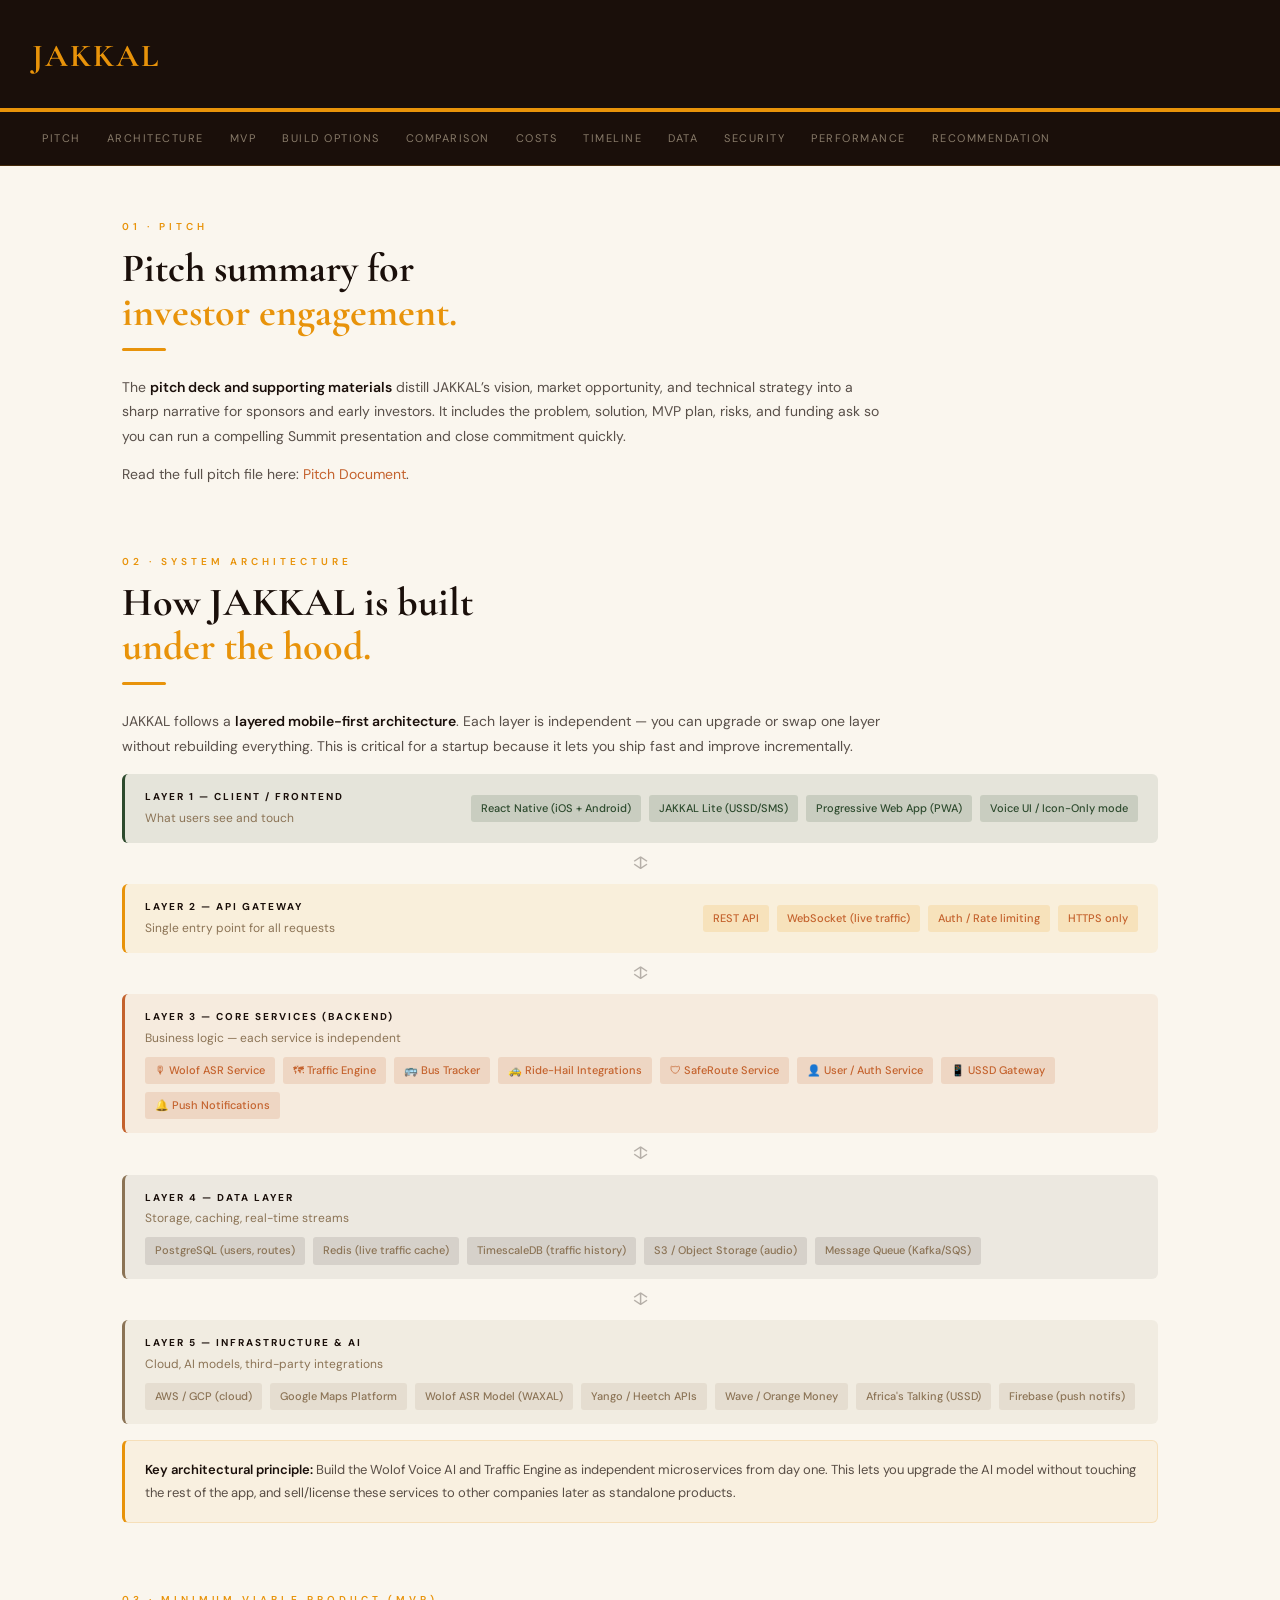
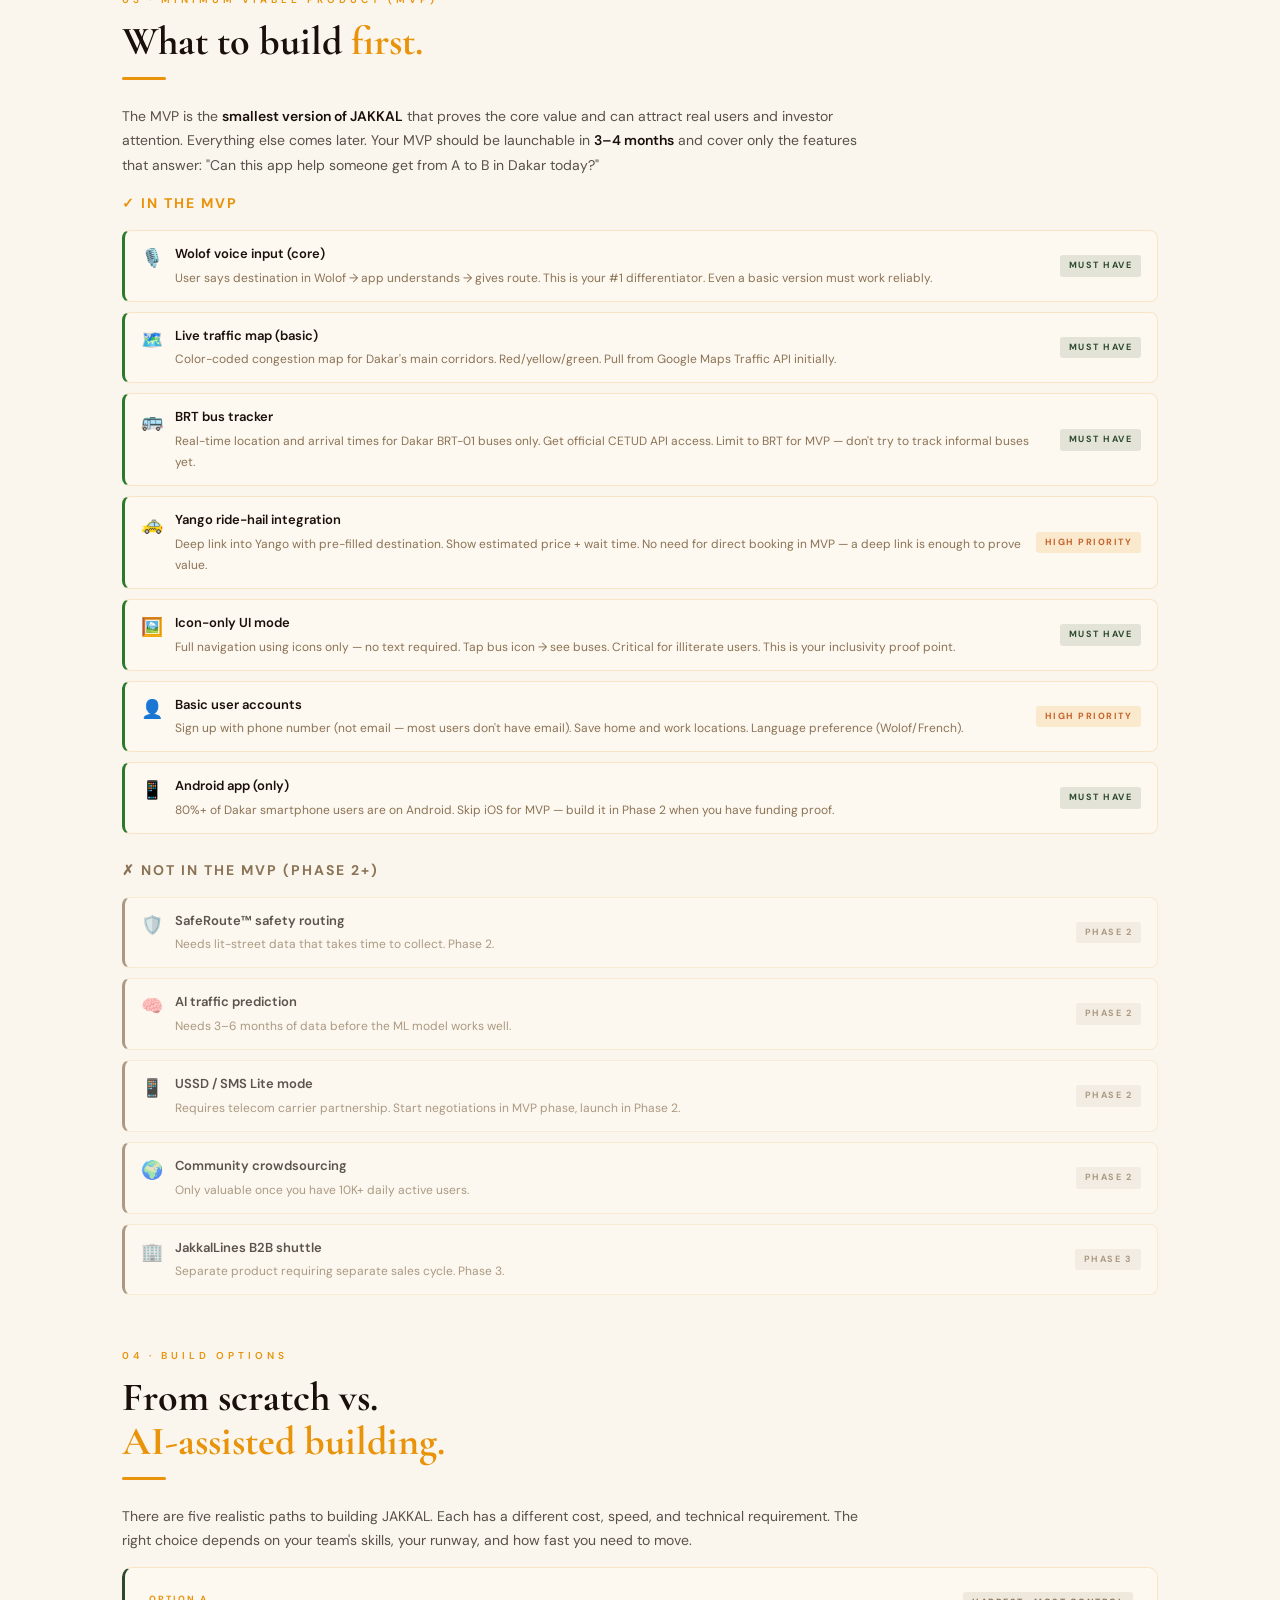
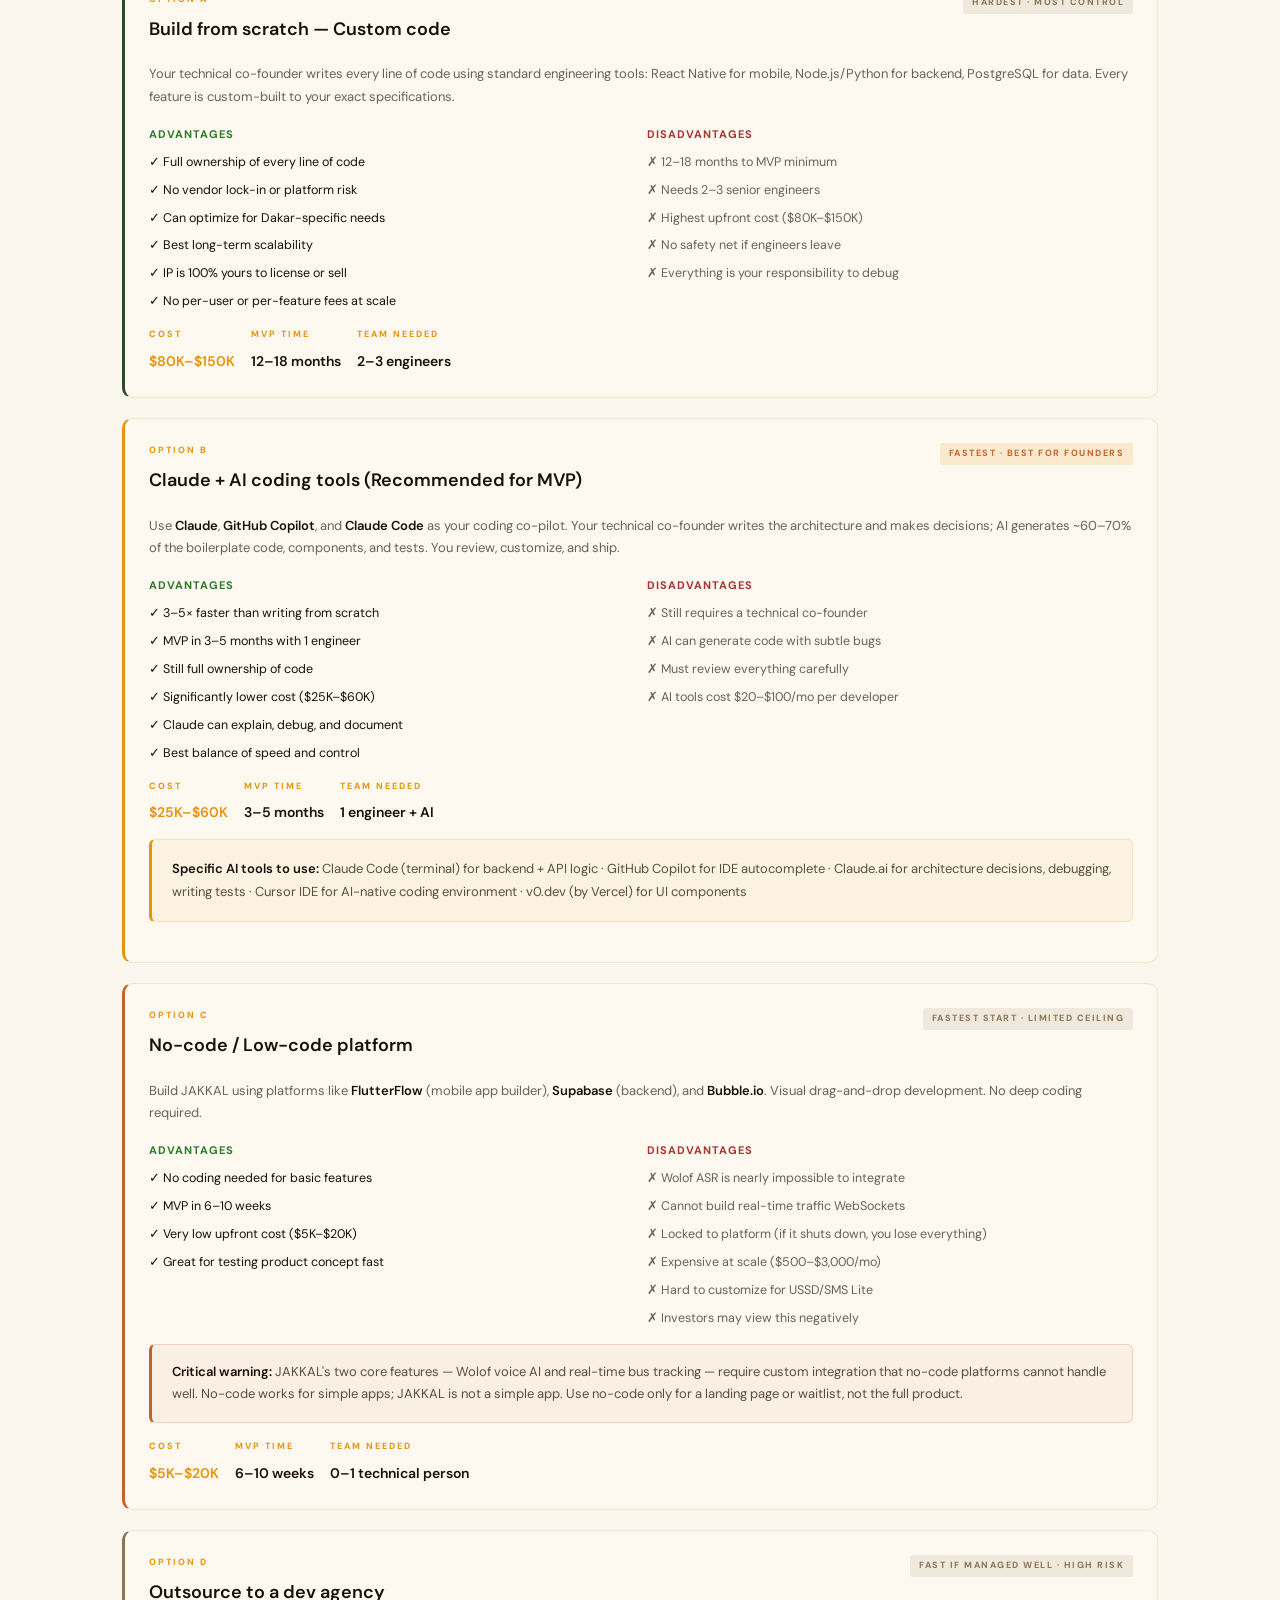
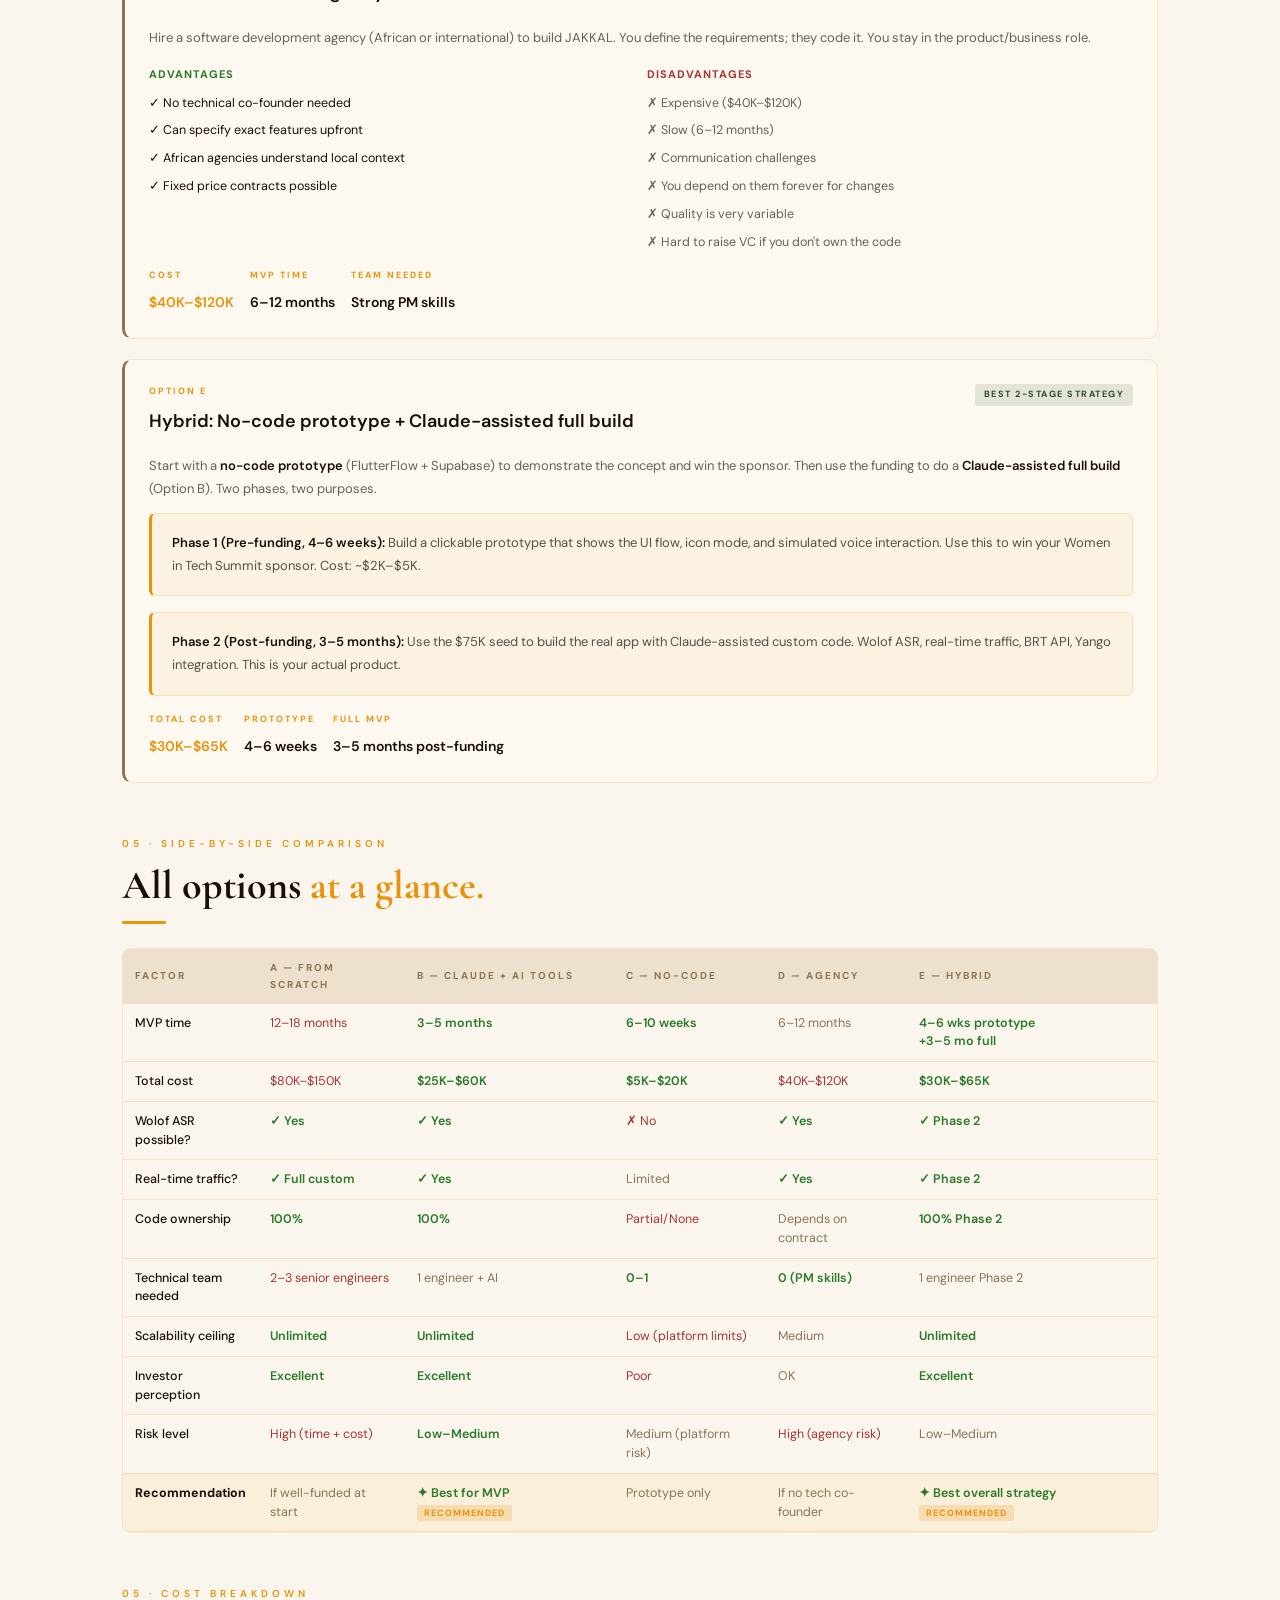
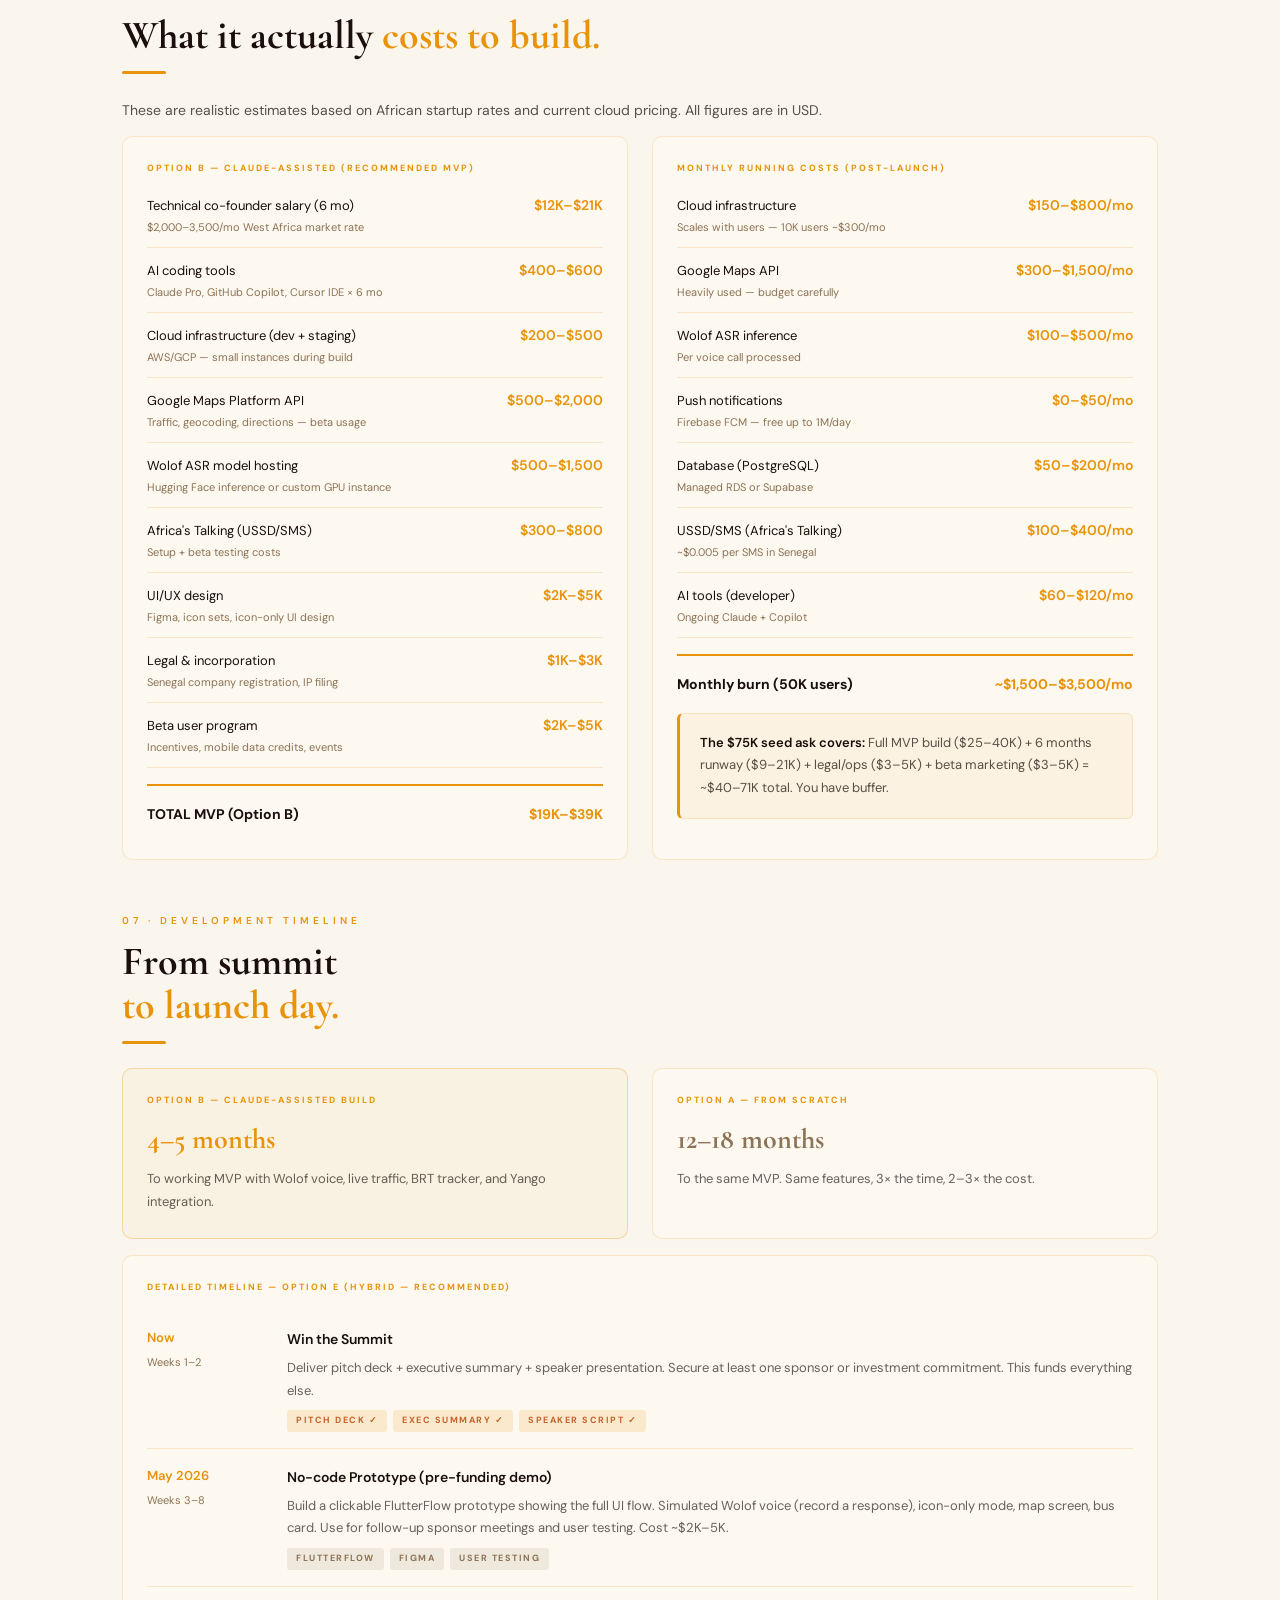
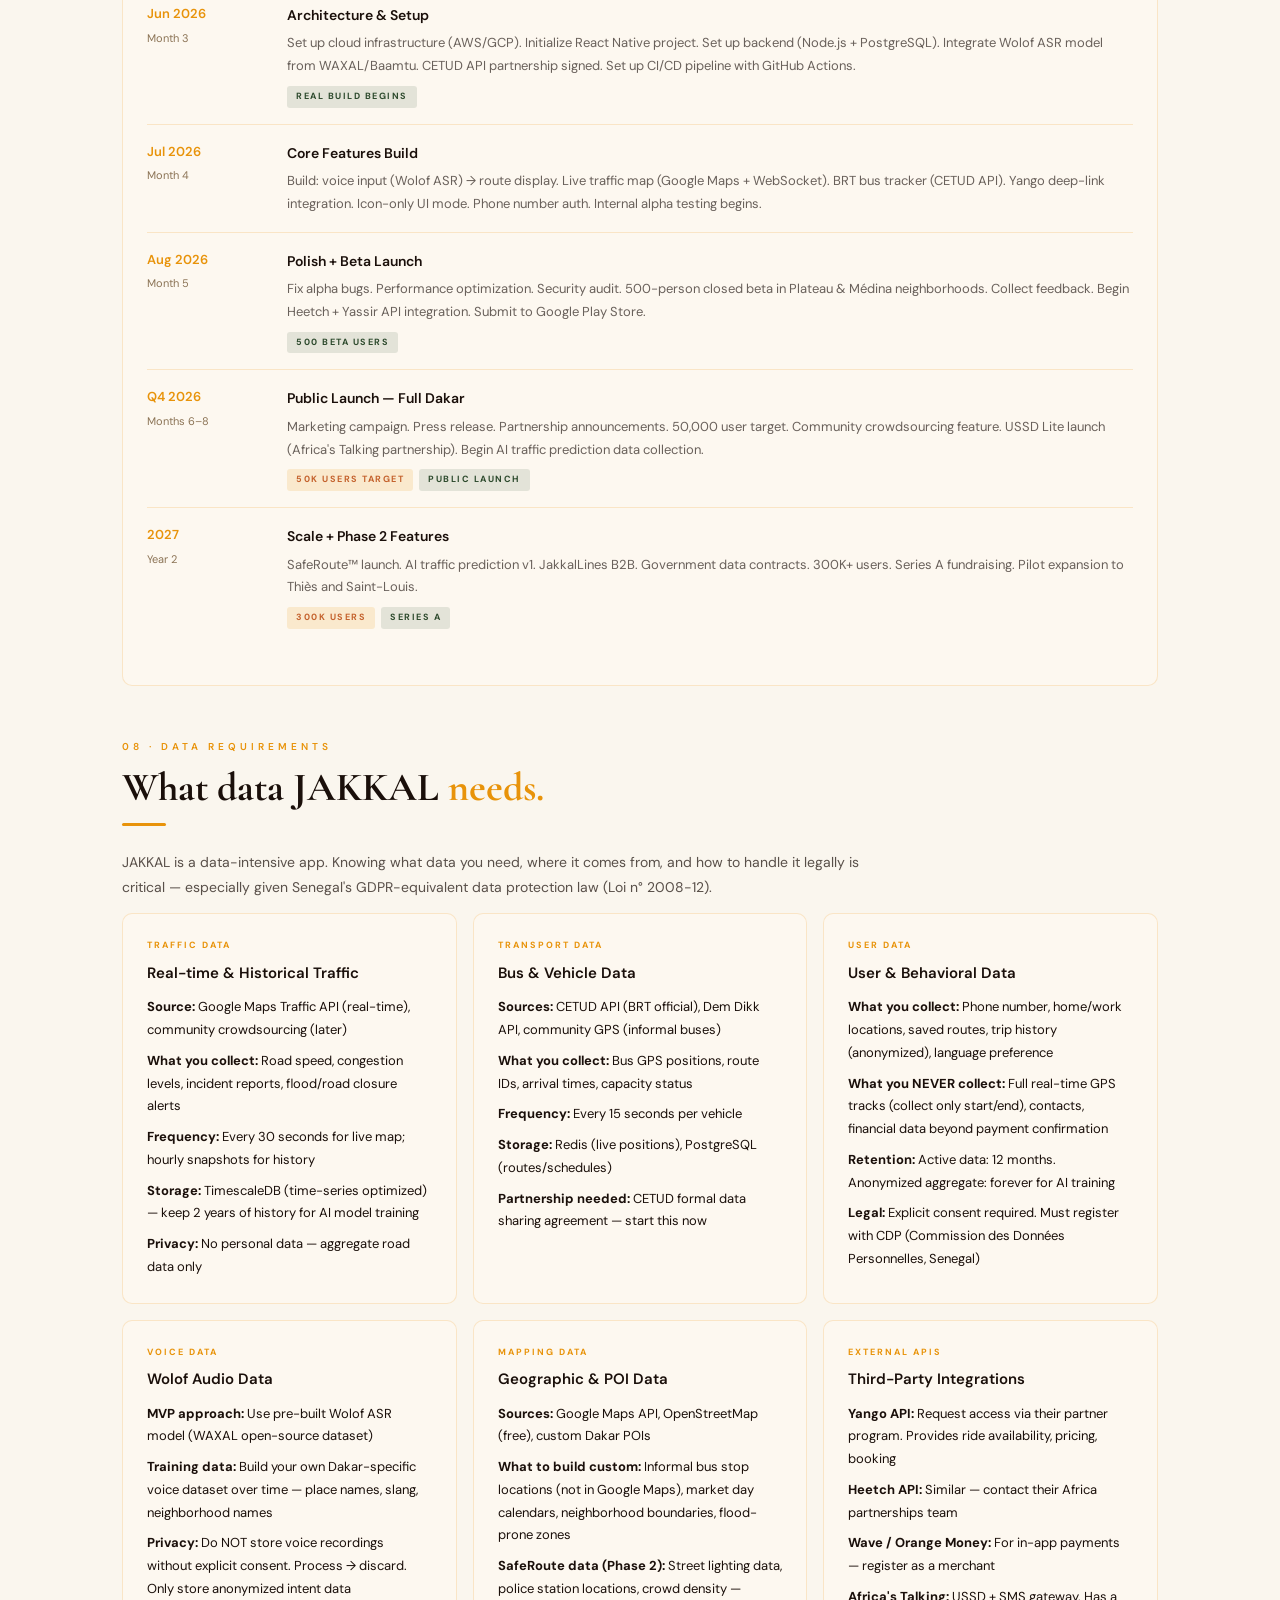
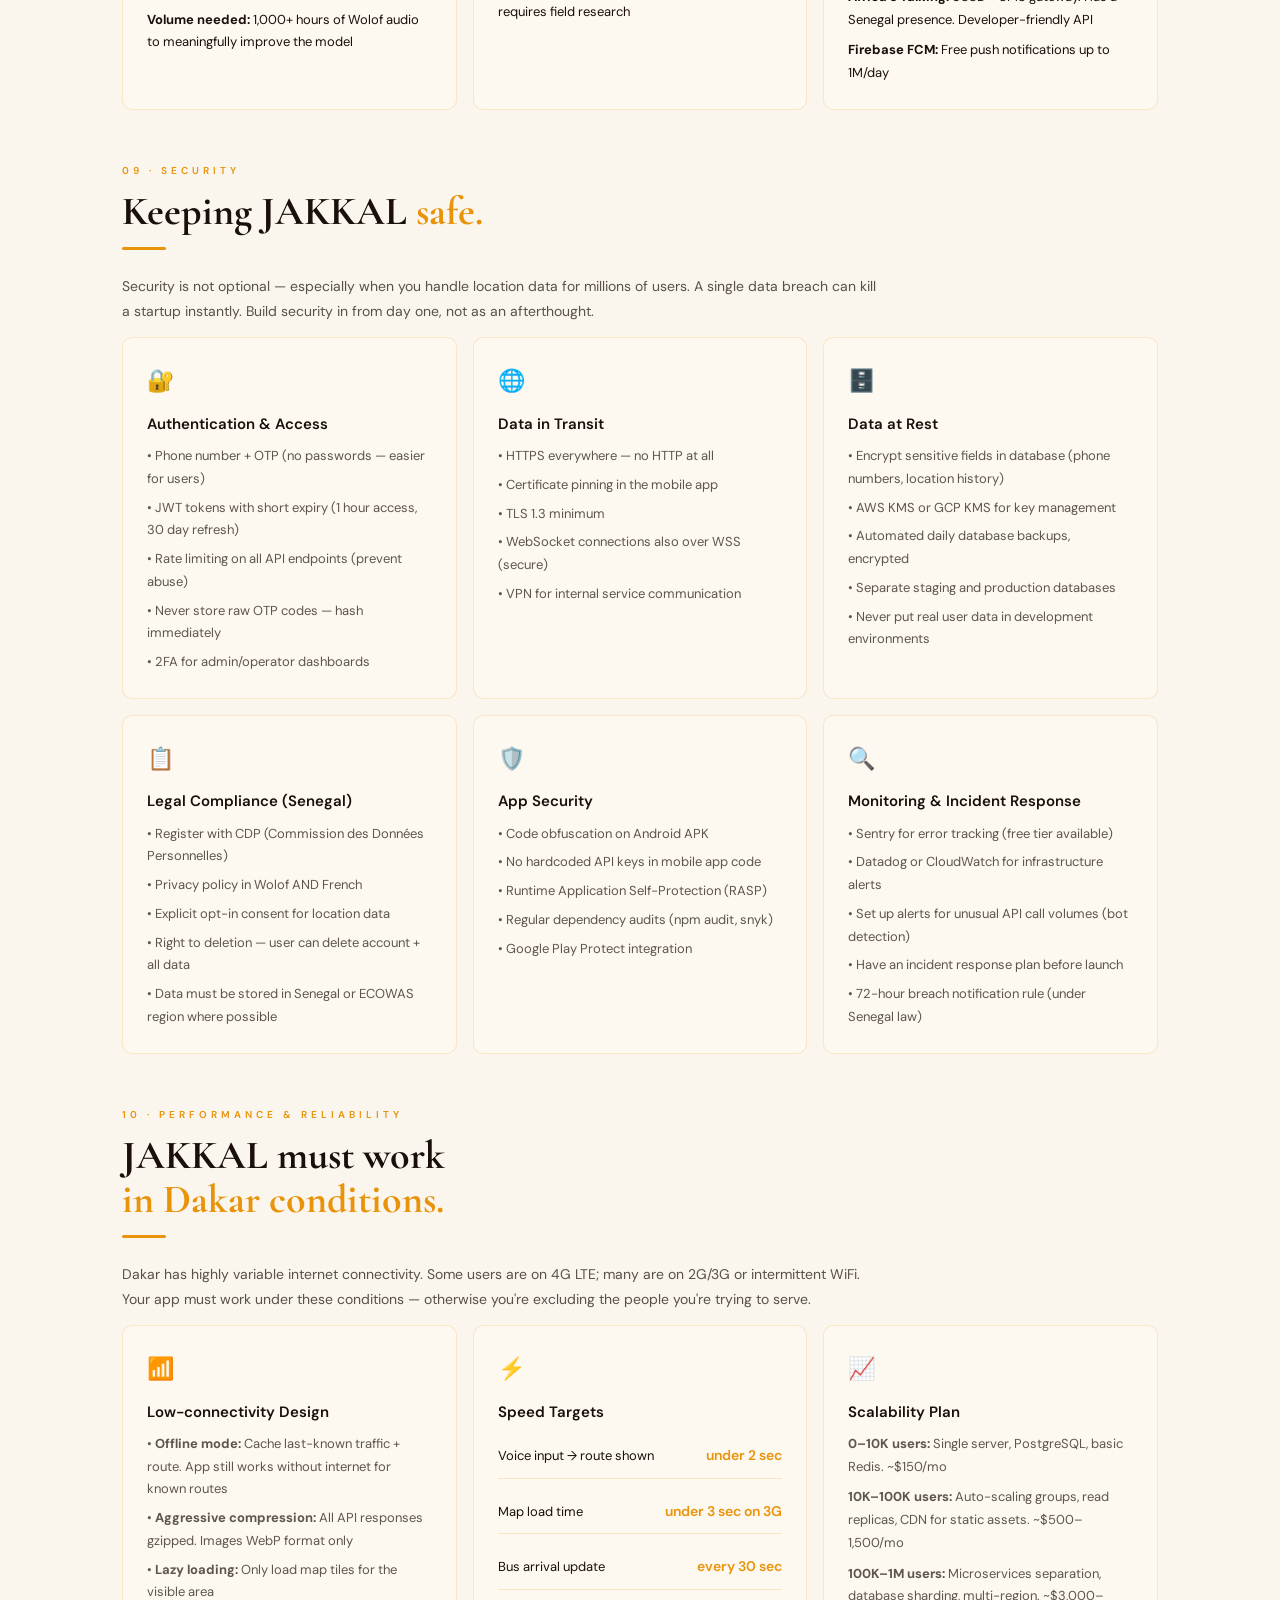
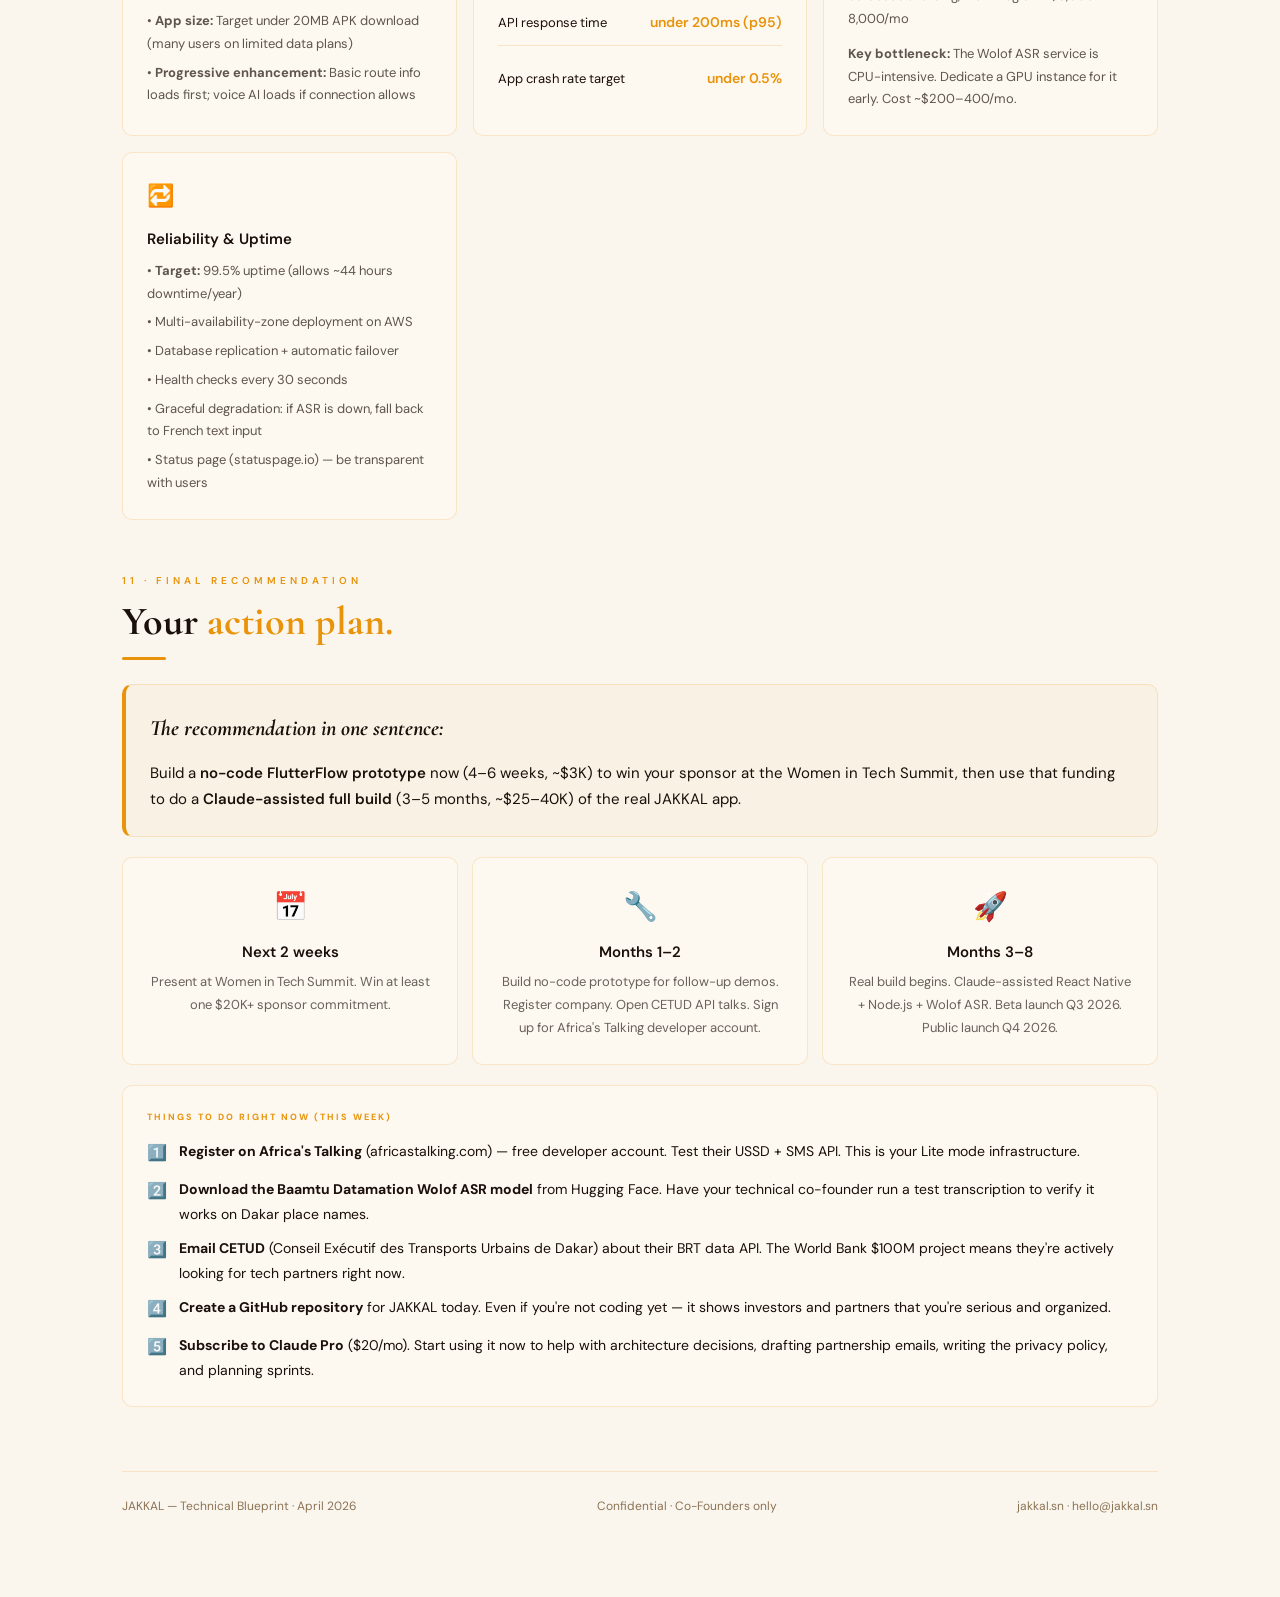
<file: index.html>
<!DOCTYPE html>
<html lang="en">
<head>
<meta charset="UTF-8"/>
<meta name="viewport" content="width=device-width, initial-scale=1.0"/>
<title>JAKKAL — App Architecture & Build Guide</title>
<link href="https://fonts.googleapis.com/css2?family=Cormorant+Garamond:ital,wght@0,600;0,700;1,600&family=DM+Sans:wght@300;400;500;600&display=swap" rel="stylesheet"/>
<style>
:root {
  --saffron:#E8930A; --earth:#C4622D; --deep:#1A0F0A; --forest:#2D4A2D;
  --sand:#F5E6C8; --muted:#8B7355; --bg:#FAF6EE; --white:#FDF8F0;
  --rule:rgba(232,147,10,0.18); --glass:rgba(232,147,10,0.06);
  --font-d:'Cormorant Garamond',Georgia,serif; --font-ui:'DM Sans',sans-serif;
}
*{margin:0;padding:0;box-sizing:border-box;}
body{background:var(--bg);color:var(--deep);font-family:var(--font-ui);font-size:14px;line-height:1.75;}
a{color:var(--earth);text-decoration:none;}

/* LAYOUT */
.page{max-width:1100px;margin:0 auto;padding:0 32px 80px;}

/* TOP HEADER */
.top-header{background:var(--deep);color:var(--sand);padding:28px 32px 24px;margin-bottom:0;border-bottom:4px solid var(--saffron);}
.top-header .brand{font-family:var(--font-d);font-size:32px;font-weight:700;color:var(--saffron);letter-spacing:2px;}
.top-header .doc-title{font-size:13px;opacity:.55;letter-spacing:3px;text-transform:uppercase;margin-top:4px;}

/* SECTION NAV */
.section-nav{background:var(--deep);color:var(--sand);padding:12px 32px;display:flex;gap:6px;flex-wrap:wrap;border-bottom:1px solid rgba(232,147,10,.2);position:sticky;top:0;z-index:100;}
.section-nav a{font-size:11px;letter-spacing:1.5px;text-transform:uppercase;color:rgba(245,230,200,.5);padding:5px 10px;border-radius:3px;transition:all .2s;}
.section-nav a:hover{background:rgba(232,147,10,.15);color:var(--saffron);}

/* SECTIONS */
.section{padding:52px 0 0;}
.section-id{font-size:10px;letter-spacing:4px;text-transform:uppercase;color:var(--saffron);font-weight:600;margin-bottom:10px;}
.section h2{font-family:var(--font-d);font-size:clamp(26px,4vw,40px);font-weight:700;line-height:1.1;margin-bottom:14px;}
.divider{width:44px;height:3px;background:var(--saffron);border-radius:2px;margin-bottom:24px;}
.section p{max-width:760px;color:rgba(26,15,10,.72);margin-bottom:14px;}
.section p strong{color:var(--deep);font-weight:600;}

/* CARDS */
.card{background:var(--white);border:1px solid var(--rule);border-radius:10px;padding:24px;}
.card-grid{display:grid;gap:16px;}
.card-grid-2{grid-template-columns:repeat(auto-fit,minmax(260px,1fr));}
.card-grid-3{grid-template-columns:repeat(auto-fit,minmax(200px,1fr));}
.card-grid-4{grid-template-columns:repeat(auto-fit,minmax(180px,1fr));}
.card h3{font-size:15px;font-weight:600;margin-bottom:6px;color:var(--deep);}
.card p{font-size:13px;color:rgba(26,15,10,.65);max-width:100%;margin-bottom:0;}
.card-icon{font-size:22px;margin-bottom:10px;}
.card-label{font-size:9px;letter-spacing:2px;text-transform:uppercase;color:var(--saffron);font-weight:700;margin-bottom:6px;}

/* TAG/BADGE */
.badge{display:inline-block;font-size:9px;font-weight:700;letter-spacing:1.5px;text-transform:uppercase;padding:3px 9px;border-radius:3px;}
.badge-saffron{background:rgba(232,147,10,.15);color:var(--earth);}
.badge-green{background:rgba(45,74,45,.12);color:var(--forest);}
.badge-red{background:rgba(196,98,45,.12);color:var(--earth);}
.badge-muted{background:rgba(139,115,85,.12);color:var(--muted);}

/* COMPARISON TABLE */
.tbl-wrap{overflow-x:auto;border-radius:8px;border:1px solid var(--rule);}
table{width:100%;border-collapse:collapse;font-size:13px;min-width:600px;}
thead tr{background:rgba(232,147,10,.1);}
thead th{padding:12px 14px;text-align:left;font-size:10px;font-weight:700;letter-spacing:2px;text-transform:uppercase;color:var(--saffron);}
tbody tr{border-bottom:1px solid rgba(232,147,10,.07);}
tbody tr:hover{background:rgba(232,147,10,.03);}
tbody td{padding:11px 14px;vertical-align:top;color:rgba(26,15,10,.72);line-height:1.55;}
tbody td:first-child{font-weight:500;color:var(--deep);}
.pro{color:#2a7a2a;font-weight:600;}
.con{color:#a33;}
.neutral{color:var(--muted);}

/* TIER LIST */
.tier-list{display:flex;flex-direction:column;gap:0;}
.tier-item{display:grid;grid-template-columns:180px 1fr;gap:24px;padding:20px 0;border-bottom:1px solid var(--rule);align-items:start;}
.tier-item:last-child{border-bottom:none;}
.tier-name{font-weight:600;font-size:14px;color:var(--deep);}
.tier-sub{font-size:11px;color:var(--muted);margin-top:3px;letter-spacing:.5px;}

/* ARCH STACK */
.arch-stack{display:flex;flex-direction:column;gap:3px;margin:16px 0;}
.arch-layer{padding:14px 20px;border-radius:6px;display:flex;justify-content:space-between;align-items:center;flex-wrap:wrap;gap:8px;}
.arch-layer-label{font-size:10px;font-weight:700;letter-spacing:2px;text-transform:uppercase;}
.arch-layer-items{display:flex;gap:8px;flex-wrap:wrap;}
.arch-chip{font-size:11px;padding:4px 10px;border-radius:3px;font-weight:500;}
.layer-ui{background:rgba(45,74,45,.1);border-left:3px solid var(--forest);}
.layer-ui .arch-chip{background:rgba(45,74,45,.15);color:var(--forest);}
.layer-api{background:rgba(232,147,10,.08);border-left:3px solid var(--saffron);}
.layer-api .arch-chip{background:rgba(232,147,10,.15);color:var(--earth);}
.layer-svc{background:rgba(196,98,45,.08);border-left:3px solid var(--earth);}
.layer-svc .arch-chip{background:rgba(196,98,45,.15);color:var(--earth);}
.layer-data{background:rgba(26,15,10,.06);border-left:3px solid var(--muted);}
.layer-data .arch-chip{background:rgba(26,15,10,.1);color:var(--muted);}
.layer-infra{background:rgba(139,115,85,.08);border-left:3px solid var(--muted);}
.layer-infra .arch-chip{background:rgba(139,115,85,.12);color:var(--muted);}

/* TIMELINE */
.timeline{display:flex;flex-direction:column;gap:0;margin:16px 0;}
.tl-item{display:grid;grid-template-columns:120px 1fr;gap:20px;padding:16px 0;border-bottom:1px solid var(--rule);}
.tl-item:last-child{border-bottom:none;}
.tl-phase{display:flex;flex-direction:column;gap:3px;}
.tl-phase-name{font-weight:600;font-size:13px;color:var(--saffron);}
.tl-phase-time{font-size:11px;color:var(--muted);}
.tl-content h4{font-size:14px;font-weight:600;margin-bottom:5px;}
.tl-content p{font-size:13px;color:rgba(26,15,10,.65);max-width:100%;margin:0;}
.tl-tags{display:flex;gap:6px;flex-wrap:wrap;margin-top:8px;}

/* COST TABLE */
.cost-row{display:grid;grid-template-columns:1fr auto;gap:16px;padding:10px 0;border-bottom:1px solid var(--rule);align-items:baseline;}
.cost-row:last-child{border-bottom:none;}
.cost-label{font-size:13px;color:var(--deep);}
.cost-sub{font-size:11px;color:var(--muted);}
.cost-val{font-size:14px;font-weight:600;color:var(--saffron);white-space:nowrap;}

/* HIGHLIGHT BOX */
.highlight{background:var(--glass);border:1px solid var(--rule);border-left:3px solid var(--saffron);border-radius:6px;padding:18px 20px;margin:16px 0;}
.highlight strong{color:var(--earth);}
.highlight p{font-size:13px;max-width:100%;margin:0;color:rgba(26,15,10,.72);}

/* WARNING BOX */
.warn{background:rgba(196,98,45,.06);border:1px solid rgba(196,98,45,.2);border-left:3px solid var(--earth);border-radius:6px;padding:16px 20px;margin:16px 0;}
.warn p{font-size:13px;max-width:100%;margin:0;color:rgba(26,15,10,.72);}

/* MVP FEATURE LIST */
.mvp-list{display:flex;flex-direction:column;gap:10px;}
.mvp-item{display:flex;gap:12px;align-items:flex-start;padding:12px 16px;background:var(--white);border:1px solid var(--rule);border-radius:8px;}
.mvp-item.in{border-left:3px solid #2a7a2a;}
.mvp-item.out{border-left:3px solid var(--muted);opacity:.7;}
.mvp-icon{font-size:18px;flex-shrink:0;}
.mvp-text h4{font-size:13px;font-weight:600;margin-bottom:2px;}
.mvp-text p{font-size:12px;color:var(--muted);max-width:100%;margin:0;}
.mvp-badge{margin-left:auto;flex-shrink:0;align-self:center;}

/* DECISION MATRIX */
.matrix-wrap{overflow-x:auto;}
.matrix{width:100%;border-collapse:collapse;font-size:12.5px;}
.matrix th{padding:10px 12px;background:rgba(26,15,10,.05);font-size:10px;font-weight:700;letter-spacing:2px;text-transform:uppercase;color:var(--muted);text-align:left;}
.matrix td{padding:10px 12px;border-bottom:1px solid var(--rule);vertical-align:top;line-height:1.5;}
.matrix tr:hover td{background:rgba(232,147,10,.03);}
.matrix .rec{background:rgba(232,147,10,.08);}
.rec-tag{font-size:9px;font-weight:700;letter-spacing:1px;text-transform:uppercase;color:var(--saffron);background:rgba(232,147,10,.2);padding:2px 7px;border-radius:2px;}

/* STARS */
.stars{display:flex;gap:2px;}
.star{width:8px;height:8px;border-radius:50%;background:var(--rule);}
.star.on{background:var(--saffron);}

/* FOOTER */
footer{margin-top:64px;padding-top:24px;border-top:1px solid var(--rule);display:flex;justify-content:space-between;flex-wrap:wrap;gap:12px;}
footer span{font-size:12px;color:var(--muted);}

/* PRINT */
@media print{.section-nav{display:none;}.section{page-break-inside:avoid;}}
</style>
</head>
<body>

<div class="top-header">
  <div class="brand">JAKKAL</div>
</div>

<nav class="section-nav">
  <a href="pitch.html">Pitch</a>
  <a href="#architecture">Architecture</a>
  <a href="#mvp">MVP</a>
  <a href="#build-options">Build Options</a>
  <a href="#comparison">Comparison</a>
  <a href="#costs">Costs</a>
  <a href="#timeline">Timeline</a>
  <a href="#data">Data</a>
  <a href="#security">Security</a>
  <a href="#performance">Performance</a>
  <a href="#recommendation">Recommendation</a>
</nav>

<div class="page">

<!-- ═══════════════════════════ 1. PITCH ═══════════════════════════ -->
<div class="section" id="pitch">
  <div class="section-id">01 · Pitch</div>
  <h2>Pitch summary for<br /><span style="color:var(--saffron)">investor engagement.</span></h2>
  <div class="divider"></div>
  <p>The <strong>pitch deck and supporting materials</strong> distill JAKKAL’s vision, market opportunity, and technical strategy into a sharp narrative for sponsors and early investors. It includes the problem, solution, MVP plan, risks, and funding ask so you can run a compelling Summit presentation and close commitment quickly.</p>
  <p>Read the full pitch file here: <a href="pitch.html" target="_blank" rel="noopener">Pitch Document</a>.</p>
</div>

<!-- ═══════════════════════════ 2. ARCHITECTURE ═══════════════════════════ -->
<div class="section" id="architecture">
  <div class="section-id">02 · System Architecture</div>
  <h2>How JAKKAL is built<br /><span style="color:var(--saffron)">under the hood.</span></h2>
  <div class="divider"></div>
  <p>JAKKAL follows a <strong>layered mobile-first architecture</strong>. Each layer is independent — you can upgrade or swap one layer without rebuilding everything. This is critical for a startup because it lets you ship fast and improve incrementally.</p>

  <div class="arch-stack">
    <div class="arch-layer layer-ui">
      <div>
        <div class="arch-layer-label">Layer 1 — Client / Frontend</div>
        <div style="font-size:12px;color:var(--muted);margin-top:2px;">What users see and touch</div>
      </div>
      <div class="arch-layer-items">
        <span class="arch-chip">React Native (iOS + Android)</span>
        <span class="arch-chip">JAKKAL Lite (USSD/SMS)</span>
        <span class="arch-chip">Progressive Web App (PWA)</span>
        <span class="arch-chip">Voice UI / Icon-Only mode</span>
      </div>
    </div>
    <div style="text-align:center;font-size:18px;opacity:.3;padding:2px 0;">↕</div>
    <div class="arch-layer layer-api">
      <div>
        <div class="arch-layer-label">Layer 2 — API Gateway</div>
        <div style="font-size:12px;color:var(--muted);margin-top:2px;">Single entry point for all requests</div>
      </div>
      <div class="arch-layer-items">
        <span class="arch-chip">REST API</span>
        <span class="arch-chip">WebSocket (live traffic)</span>
        <span class="arch-chip">Auth / Rate limiting</span>
        <span class="arch-chip">HTTPS only</span>
      </div>
    </div>
    <div style="text-align:center;font-size:18px;opacity:.3;padding:2px 0;">↕</div>
    <div class="arch-layer layer-svc">
      <div>
        <div class="arch-layer-label">Layer 3 — Core Services (Backend)</div>
        <div style="font-size:12px;color:var(--muted);margin-top:2px;">Business logic — each service is independent</div>
      </div>
      <div class="arch-layer-items">
        <span class="arch-chip">🎙 Wolof ASR Service</span>
        <span class="arch-chip">🗺 Traffic Engine</span>
        <span class="arch-chip">🚌 Bus Tracker</span>
        <span class="arch-chip">🚕 Ride-Hail Integrations</span>
        <span class="arch-chip">🛡 SafeRoute Service</span>
        <span class="arch-chip">👤 User / Auth Service</span>
        <span class="arch-chip">📱 USSD Gateway</span>
        <span class="arch-chip">🔔 Push Notifications</span>
      </div>
    </div>
    <div style="text-align:center;font-size:18px;opacity:.3;padding:2px 0;">↕</div>
    <div class="arch-layer layer-data">
      <div>
        <div class="arch-layer-label">Layer 4 — Data Layer</div>
        <div style="font-size:12px;color:var(--muted);margin-top:2px;">Storage, caching, real-time streams</div>
      </div>
      <div class="arch-layer-items">
        <span class="arch-chip">PostgreSQL (users, routes)</span>
        <span class="arch-chip">Redis (live traffic cache)</span>
        <span class="arch-chip">TimescaleDB (traffic history)</span>
        <span class="arch-chip">S3 / Object Storage (audio)</span>
        <span class="arch-chip">Message Queue (Kafka/SQS)</span>
      </div>
    </div>
    <div style="text-align:center;font-size:18px;opacity:.3;padding:2px 0;">↕</div>
    <div class="arch-layer layer-infra">
      <div>
        <div class="arch-layer-label">Layer 5 — Infrastructure & AI</div>
        <div style="font-size:12px;color:var(--muted);margin-top:2px;">Cloud, AI models, third-party integrations</div>
      </div>
      <div class="arch-layer-items">
        <span class="arch-chip">AWS / GCP (cloud)</span>
        <span class="arch-chip">Google Maps Platform</span>
        <span class="arch-chip">Wolof ASR Model (WAXAL)</span>
        <span class="arch-chip">Yango / Heetch APIs</span>
        <span class="arch-chip">Wave / Orange Money</span>
        <span class="arch-chip">Africa's Talking (USSD)</span>
        <span class="arch-chip">Firebase (push notifs)</span>
      </div>
    </div>
  </div>

  <div class="highlight">
    <p><strong>Key architectural principle:</strong> Build the Wolof Voice AI and Traffic Engine as independent microservices from day one. This lets you upgrade the AI model without touching the rest of the app, and sell/license these services to other companies later as standalone products.</p>
  </div>
</div>

<!-- ═══════════════════════════ 3. MVP ═══════════════════════════ -->
<div class="section" id="mvp">
  <div class="section-id">03 · Minimum Viable Product (MVP)</div>
  <h2>What to build <span style="color:var(--saffron)">first.</span></h2>
  <div class="divider"></div>
  <p>The MVP is the <strong>smallest version of JAKKAL</strong> that proves the core value and can attract real users and investor attention. Everything else comes later. Your MVP should be launchable in <strong>3–4 months</strong> and cover only the features that answer: "Can this app help someone get from A to B in Dakar today?"</p>

  <h3 style="margin-bottom:14px;font-size:14px;letter-spacing:2px;text-transform:uppercase;color:var(--saffron);">✓ IN the MVP</h3>
  <div class="mvp-list" style="margin-bottom:24px;">
    <div class="mvp-item in">
      <span class="mvp-icon">🎙️</span>
      <div class="mvp-text">
        <h4>Wolof voice input (core)</h4>
        <p>User says destination in Wolof → app understands → gives route. This is your #1 differentiator. Even a basic version must work reliably.</p>
      </div>
      <span class="badge badge-green mvp-badge">Must have</span>
    </div>
    <div class="mvp-item in">
      <span class="mvp-icon">🗺️</span>
      <div class="mvp-text">
        <h4>Live traffic map (basic)</h4>
        <p>Color-coded congestion map for Dakar's main corridors. Red/yellow/green. Pull from Google Maps Traffic API initially.</p>
      </div>
      <span class="badge badge-green mvp-badge">Must have</span>
    </div>
    <div class="mvp-item in">
      <span class="mvp-icon">🚌</span>
      <div class="mvp-text">
        <h4>BRT bus tracker</h4>
        <p>Real-time location and arrival times for Dakar BRT-01 buses only. Get official CETUD API access. Limit to BRT for MVP — don't try to track informal buses yet.</p>
      </div>
      <span class="badge badge-green mvp-badge">Must have</span>
    </div>
    <div class="mvp-item in">
      <span class="mvp-icon">🚕</span>
      <div class="mvp-text">
        <h4>Yango ride-hail integration</h4>
        <p>Deep link into Yango with pre-filled destination. Show estimated price + wait time. No need for direct booking in MVP — a deep link is enough to prove value.</p>
      </div>
      <span class="badge badge-saffron mvp-badge">High priority</span>
    </div>
    <div class="mvp-item in">
      <span class="mvp-icon">🖼️</span>
      <div class="mvp-text">
        <h4>Icon-only UI mode</h4>
        <p>Full navigation using icons only — no text required. Tap bus icon → see buses. Critical for illiterate users. This is your inclusivity proof point.</p>
      </div>
      <span class="badge badge-green mvp-badge">Must have</span>
    </div>
    <div class="mvp-item in">
      <span class="mvp-icon">👤</span>
      <div class="mvp-text">
        <h4>Basic user accounts</h4>
        <p>Sign up with phone number (not email — most users don't have email). Save home and work locations. Language preference (Wolof/French).</p>
      </div>
      <span class="badge badge-saffron mvp-badge">High priority</span>
    </div>
    <div class="mvp-item in">
      <span class="mvp-icon">📱</span>
      <div class="mvp-text">
        <h4>Android app (only)</h4>
        <p>80%+ of Dakar smartphone users are on Android. Skip iOS for MVP — build it in Phase 2 when you have funding proof.</p>
      </div>
      <span class="badge badge-green mvp-badge">Must have</span>
    </div>
  </div>

  <h3 style="margin-bottom:14px;font-size:14px;letter-spacing:2px;text-transform:uppercase;color:var(--muted);">✗ NOT in the MVP (Phase 2+)</h3>
  <div class="mvp-list">
    <div class="mvp-item out">
      <span class="mvp-icon">🛡️</span>
      <div class="mvp-text"><h4>SafeRoute™ safety routing</h4><p>Needs lit-street data that takes time to collect. Phase 2.</p></div>
      <span class="badge badge-muted mvp-badge">Phase 2</span>
    </div>
    <div class="mvp-item out">
      <span class="mvp-icon">🧠</span>
      <div class="mvp-text"><h4>AI traffic prediction</h4><p>Needs 3–6 months of data before the ML model works well.</p></div>
      <span class="badge badge-muted mvp-badge">Phase 2</span>
    </div>
    <div class="mvp-item out">
      <span class="mvp-icon">📱</span>
      <div class="mvp-text"><h4>USSD / SMS Lite mode</h4><p>Requires telecom carrier partnership. Start negotiations in MVP phase, launch in Phase 2.</p></div>
      <span class="badge badge-muted mvp-badge">Phase 2</span>
    </div>
    <div class="mvp-item out">
      <span class="mvp-icon">🌍</span>
      <div class="mvp-text"><h4>Community crowdsourcing</h4><p>Only valuable once you have 10K+ daily active users.</p></div>
      <span class="badge badge-muted mvp-badge">Phase 2</span>
    </div>
    <div class="mvp-item out">
      <span class="mvp-icon">🏢</span>
      <div class="mvp-text"><h4>JakkalLines B2B shuttle</h4><p>Separate product requiring separate sales cycle. Phase 3.</p></div>
      <span class="badge badge-muted mvp-badge">Phase 3</span>
    </div>
  </div>
</div>

<!-- ═══════════════════════════ 4. BUILD OPTIONS ═══════════════════════════ -->
<div class="section" id="build-options">
  <div class="section-id">04 · Build Options</div>
  <h2>From scratch vs.<br /><span style="color:var(--saffron)">AI-assisted building.</span></h2>
  <div class="divider"></div>
  <p>There are five realistic paths to building JAKKAL. Each has a different cost, speed, and technical requirement. The right choice depends on your team's skills, your runway, and how fast you need to move.</p>

  <div class="card-grid card-grid-1" style="gap:20px;">

    <!-- OPTION 1 -->
    <div class="card" style="border-left:3px solid var(--forest);">
      <div style="display:flex;justify-content:space-between;align-items:flex-start;flex-wrap:wrap;gap:10px;margin-bottom:12px;">
        <div>
          <div class="card-label">Option A</div>
          <h3 style="font-size:18px;">Build from scratch — Custom code</h3>
        </div>
        <span class="badge badge-muted">Hardest · Most control</span>
      </div>
      <p>Your technical co-founder writes every line of code using standard engineering tools: React Native for mobile, Node.js/Python for backend, PostgreSQL for data. Every feature is custom-built to your exact specifications.</p>
      <div class="card-grid card-grid-2" style="margin-top:16px;gap:12px;">
        <div>
          <div style="font-size:11px;font-weight:700;color:#2a7a2a;letter-spacing:1px;text-transform:uppercase;margin-bottom:8px;">Advantages</div>
          <div style="display:flex;flex-direction:column;gap:6px;font-size:12.5px;">
            <div>✓ Full ownership of every line of code</div>
            <div>✓ No vendor lock-in or platform risk</div>
            <div>✓ Can optimize for Dakar-specific needs</div>
            <div>✓ Best long-term scalability</div>
            <div>✓ IP is 100% yours to license or sell</div>
            <div>✓ No per-user or per-feature fees at scale</div>
          </div>
        </div>
        <div>
          <div style="font-size:11px;font-weight:700;color:#a33;letter-spacing:1px;text-transform:uppercase;margin-bottom:8px;">Disadvantages</div>
          <div style="display:flex;flex-direction:column;gap:6px;font-size:12.5px;color:rgba(26,15,10,.65);">
            <div>✗ 12–18 months to MVP minimum</div>
            <div>✗ Needs 2–3 senior engineers</div>
            <div>✗ Highest upfront cost ($80K–$150K)</div>
            <div>✗ No safety net if engineers leave</div>
            <div>✗ Everything is your responsibility to debug</div>
          </div>
        </div>
      </div>
      <div style="margin-top:14px;display:flex;gap:16px;flex-wrap:wrap;">
        <div><div class="card-label">Cost</div><div style="font-weight:600;color:var(--saffron);">$80K–$150K</div></div>
        <div><div class="card-label">MVP Time</div><div style="font-weight:600;">12–18 months</div></div>
        <div><div class="card-label">Team needed</div><div style="font-weight:600;">2–3 engineers</div></div>
      </div>
    </div>

    <!-- OPTION 2 -->
    <div class="card" style="border-left:3px solid var(--saffron);">
      <div style="display:flex;justify-content:space-between;align-items:flex-start;flex-wrap:wrap;gap:10px;margin-bottom:12px;">
        <div>
          <div class="card-label">Option B</div>
          <h3 style="font-size:18px;">Claude + AI coding tools (Recommended for MVP)</h3>
        </div>
        <span class="badge badge-saffron">Fastest · Best for founders</span>
      </div>
      <p>Use <strong>Claude</strong>, <strong>GitHub Copilot</strong>, and <strong>Claude Code</strong> as your coding co-pilot. Your technical co-founder writes the architecture and makes decisions; AI generates ~60–70% of the boilerplate code, components, and tests. You review, customize, and ship.</p>
      <div class="card-grid card-grid-2" style="margin-top:16px;gap:12px;">
        <div>
          <div style="font-size:11px;font-weight:700;color:#2a7a2a;letter-spacing:1px;text-transform:uppercase;margin-bottom:8px;">Advantages</div>
          <div style="display:flex;flex-direction:column;gap:6px;font-size:12.5px;">
            <div>✓ 3–5× faster than writing from scratch</div>
            <div>✓ MVP in 3–5 months with 1 engineer</div>
            <div>✓ Still full ownership of code</div>
            <div>✓ Significantly lower cost ($25K–$60K)</div>
            <div>✓ Claude can explain, debug, and document</div>
            <div>✓ Best balance of speed and control</div>
          </div>
        </div>
        <div>
          <div style="font-size:11px;font-weight:700;color:#a33;letter-spacing:1px;text-transform:uppercase;margin-bottom:8px;">Disadvantages</div>
          <div style="display:flex;flex-direction:column;gap:6px;font-size:12.5px;color:rgba(26,15,10,.65);">
            <div>✗ Still requires a technical co-founder</div>
            <div>✗ AI can generate code with subtle bugs</div>
            <div>✗ Must review everything carefully</div>
            <div>✗ AI tools cost $20–$100/mo per developer</div>
          </div>
        </div>
      </div>
      <div style="margin-top:14px;display:flex;gap:16px;flex-wrap:wrap;">
        <div><div class="card-label">Cost</div><div style="font-weight:600;color:var(--saffron);">$25K–$60K</div></div>
        <div><div class="card-label">MVP Time</div><div style="font-weight:600;">3–5 months</div></div>
        <div><div class="card-label">Team needed</div><div style="font-weight:600;">1 engineer + AI</div></div>
      </div>
      <div class="highlight" style="margin-top:14px;">
        <p><strong>Specific AI tools to use:</strong> Claude Code (terminal) for backend + API logic · GitHub Copilot for IDE autocomplete · Claude.ai for architecture decisions, debugging, writing tests · Cursor IDE for AI-native coding environment · v0.dev (by Vercel) for UI components</p>
      </div>
    </div>

    <!-- OPTION 3 -->
    <div class="card" style="border-left:3px solid var(--earth);">
      <div style="display:flex;justify-content:space-between;align-items:flex-start;flex-wrap:wrap;gap:10px;margin-bottom:12px;">
        <div>
          <div class="card-label">Option C</div>
          <h3 style="font-size:18px;">No-code / Low-code platform</h3>
        </div>
        <span class="badge badge-muted">Fastest start · Limited ceiling</span>
      </div>
      <p>Build JAKKAL using platforms like <strong>FlutterFlow</strong> (mobile app builder), <strong>Supabase</strong> (backend), and <strong>Bubble.io</strong>. Visual drag-and-drop development. No deep coding required.</p>
      <div class="card-grid card-grid-2" style="margin-top:16px;gap:12px;">
        <div>
          <div style="font-size:11px;font-weight:700;color:#2a7a2a;letter-spacing:1px;text-transform:uppercase;margin-bottom:8px;">Advantages</div>
          <div style="display:flex;flex-direction:column;gap:6px;font-size:12.5px;">
            <div>✓ No coding needed for basic features</div>
            <div>✓ MVP in 6–10 weeks</div>
            <div>✓ Very low upfront cost ($5K–$20K)</div>
            <div>✓ Great for testing product concept fast</div>
          </div>
        </div>
        <div>
          <div style="font-size:11px;font-weight:700;color:#a33;letter-spacing:1px;text-transform:uppercase;margin-bottom:8px;">Disadvantages</div>
          <div style="display:flex;flex-direction:column;gap:6px;font-size:12.5px;color:rgba(26,15,10,.65);">
            <div>✗ Wolof ASR is nearly impossible to integrate</div>
            <div>✗ Cannot build real-time traffic WebSockets</div>
            <div>✗ Locked to platform (if it shuts down, you lose everything)</div>
            <div>✗ Expensive at scale ($500–$3,000/mo)</div>
            <div>✗ Hard to customize for USSD/SMS Lite</div>
            <div>✗ Investors may view this negatively</div>
          </div>
        </div>
      </div>
      <div class="warn" style="margin-top:14px;">
        <p><strong>Critical warning:</strong> JAKKAL's two core features — Wolof voice AI and real-time bus tracking — require custom integration that no-code platforms cannot handle well. No-code works for simple apps; JAKKAL is not a simple app. Use no-code only for a landing page or waitlist, not the full product.</p>
      </div>
      <div style="margin-top:14px;display:flex;gap:16px;flex-wrap:wrap;">
        <div><div class="card-label">Cost</div><div style="font-weight:600;color:var(--saffron);">$5K–$20K</div></div>
        <div><div class="card-label">MVP Time</div><div style="font-weight:600;">6–10 weeks</div></div>
        <div><div class="card-label">Team needed</div><div style="font-weight:600;">0–1 technical person</div></div>
      </div>
    </div>

    <!-- OPTION 4 -->
    <div class="card" style="border-left:3px solid var(--muted);">
      <div style="display:flex;justify-content:space-between;align-items:flex-start;flex-wrap:wrap;gap:10px;margin-bottom:12px;">
        <div>
          <div class="card-label">Option D</div>
          <h3 style="font-size:18px;">Outsource to a dev agency</h3>
        </div>
        <span class="badge badge-muted">Fast if managed well · High risk</span>
      </div>
      <p>Hire a software development agency (African or international) to build JAKKAL. You define the requirements; they code it. You stay in the product/business role.</p>
      <div class="card-grid card-grid-2" style="margin-top:16px;gap:12px;">
        <div>
          <div style="font-size:11px;font-weight:700;color:#2a7a2a;letter-spacing:1px;text-transform:uppercase;margin-bottom:8px;">Advantages</div>
          <div style="display:flex;flex-direction:column;gap:6px;font-size:12.5px;">
            <div>✓ No technical co-founder needed</div>
            <div>✓ Can specify exact features upfront</div>
            <div>✓ African agencies understand local context</div>
            <div>✓ Fixed price contracts possible</div>
          </div>
        </div>
        <div>
          <div style="font-size:11px;font-weight:700;color:#a33;letter-spacing:1px;text-transform:uppercase;margin-bottom:8px;">Disadvantages</div>
          <div style="display:flex;flex-direction:column;gap:6px;font-size:12.5px;color:rgba(26,15,10,.65);">
            <div>✗ Expensive ($40K–$120K)</div>
            <div>✗ Slow (6–12 months)</div>
            <div>✗ Communication challenges</div>
            <div>✗ You depend on them forever for changes</div>
            <div>✗ Quality is very variable</div>
            <div>✗ Hard to raise VC if you don't own the code</div>
          </div>
        </div>
      </div>
      <div style="margin-top:14px;display:flex;gap:16px;flex-wrap:wrap;">
        <div><div class="card-label">Cost</div><div style="font-weight:600;color:var(--saffron);">$40K–$120K</div></div>
        <div><div class="card-label">MVP Time</div><div style="font-weight:600;">6–12 months</div></div>
        <div><div class="card-label">Team needed</div><div style="font-weight:600;">Strong PM skills</div></div>
      </div>
    </div>

    <!-- OPTION 5 -->
    <div class="card" style="border-left:3px solid var(--muted);">
      <div style="display:flex;justify-content:space-between;align-items:flex-start;flex-wrap:wrap;gap:10px;margin-bottom:12px;">
        <div>
          <div class="card-label">Option E</div>
          <h3 style="font-size:18px;">Hybrid: No-code prototype + Claude-assisted full build</h3>
        </div>
        <span class="badge badge-green">Best 2-stage strategy</span>
      </div>
      <p>Start with a <strong>no-code prototype</strong> (FlutterFlow + Supabase) to demonstrate the concept and win the sponsor. Then use the funding to do a <strong>Claude-assisted full build</strong> (Option B). Two phases, two purposes.</p>
      <div class="highlight" style="margin-top:12px;">
        <p><strong>Phase 1 (Pre-funding, 4–6 weeks):</strong> Build a clickable prototype that shows the UI flow, icon mode, and simulated voice interaction. Use this to win your Women in Tech Summit sponsor. Cost: ~$2K–$5K.</p>
      </div>
      <div class="highlight" style="margin-top:8px;">
        <p><strong>Phase 2 (Post-funding, 3–5 months):</strong> Use the $75K seed to build the real app with Claude-assisted custom code. Wolof ASR, real-time traffic, BRT API, Yango integration. This is your actual product.</p>
      </div>
      <div style="margin-top:14px;display:flex;gap:16px;flex-wrap:wrap;">
        <div><div class="card-label">Total Cost</div><div style="font-weight:600;color:var(--saffron);">$30K–$65K</div></div>
        <div><div class="card-label">Prototype</div><div style="font-weight:600;">4–6 weeks</div></div>
        <div><div class="card-label">Full MVP</div><div style="font-weight:600;">3–5 months post-funding</div></div>
      </div>
    </div>

  </div>
</div>

<!-- ═══════════════════════════ 5. COMPARISON ═══════════════════════════ -->
<div class="section" id="comparison">
  <div class="section-id">05 · Side-by-Side Comparison</div>
  <h2>All options <span style="color:var(--saffron)">at a glance.</span></h2>
  <div class="divider"></div>

  <div class="tbl-wrap">
    <table class="matrix">
      <thead>
        <tr>
          <th style="width:120px;">Factor</th>
          <th>A — From scratch</th>
          <th>B — Claude + AI tools</th>
          <th>C — No-code</th>
          <th>D — Agency</th>
          <th>E — Hybrid</th>
        </tr>
      </thead>
      <tbody>
        <tr>
          <td>MVP time</td>
          <td class="con">12–18 months</td>
          <td class="pro">3–5 months</td>
          <td class="pro">6–10 weeks</td>
          <td class="neutral">6–12 months</td>
          <td class="pro">4–6 wks prototype<br/>+3–5 mo full</td>
        </tr>
        <tr>
          <td>Total cost</td>
          <td class="con">$80K–$150K</td>
          <td class="pro">$25K–$60K</td>
          <td class="pro">$5K–$20K</td>
          <td class="con">$40K–$120K</td>
          <td class="pro">$30K–$65K</td>
        </tr>
        <tr>
          <td>Wolof ASR possible?</td>
          <td class="pro">✓ Yes</td>
          <td class="pro">✓ Yes</td>
          <td class="con">✗ No</td>
          <td class="pro">✓ Yes</td>
          <td class="pro">✓ Phase 2</td>
        </tr>
        <tr>
          <td>Real-time traffic?</td>
          <td class="pro">✓ Full custom</td>
          <td class="pro">✓ Yes</td>
          <td class="neutral">Limited</td>
          <td class="pro">✓ Yes</td>
          <td class="pro">✓ Phase 2</td>
        </tr>
        <tr>
          <td>Code ownership</td>
          <td class="pro">100%</td>
          <td class="pro">100%</td>
          <td class="con">Partial/None</td>
          <td class="neutral">Depends on contract</td>
          <td class="pro">100% Phase 2</td>
        </tr>
        <tr>
          <td>Technical team needed</td>
          <td class="con">2–3 senior engineers</td>
          <td class="neutral">1 engineer + AI</td>
          <td class="pro">0–1</td>
          <td class="pro">0 (PM skills)</td>
          <td class="neutral">1 engineer Phase 2</td>
        </tr>
        <tr>
          <td>Scalability ceiling</td>
          <td class="pro">Unlimited</td>
          <td class="pro">Unlimited</td>
          <td class="con">Low (platform limits)</td>
          <td class="neutral">Medium</td>
          <td class="pro">Unlimited</td>
        </tr>
        <tr>
          <td>Investor perception</td>
          <td class="pro">Excellent</td>
          <td class="pro">Excellent</td>
          <td class="con">Poor</td>
          <td class="neutral">OK</td>
          <td class="pro">Excellent</td>
        </tr>
        <tr>
          <td>Risk level</td>
          <td class="con">High (time + cost)</td>
          <td class="pro">Low–Medium</td>
          <td class="neutral">Medium (platform risk)</td>
          <td class="con">High (agency risk)</td>
          <td class="neutral">Low–Medium</td>
        </tr>
        <tr class="rec">
          <td><strong>Recommendation</strong></td>
          <td class="neutral">If well-funded at start</td>
          <td><strong class="pro">✦ Best for MVP</strong> <span class="rec-tag">Recommended</span></td>
          <td class="neutral">Prototype only</td>
          <td class="neutral">If no tech co-founder</td>
          <td><strong class="pro">✦ Best overall strategy</strong> <span class="rec-tag">Recommended</span></td>
        </tr>
      </tbody>
    </table>
  </div>
</div>


<!-- ═══════════════════════════ 6. COSTS ═══════════════════════════ -->
<div class="section" id="costs">
  <div class="section-id">05 · Cost Breakdown</div>
  <h2>What it actually <span style="color:var(--saffron)">costs to build.</span></h2>
  <div class="divider"></div>
  <p>These are realistic estimates based on African startup rates and current cloud pricing. All figures are in USD.</p>

  <div class="card-grid card-grid-2" style="gap:24px;margin-top:8px;">
    <div class="card">
      <div class="card-label">Option B — Claude-assisted (Recommended MVP)</div>
      <div class="cost-row"><div><div class="cost-label">Technical co-founder salary (6 mo)</div><div class="cost-sub">$2,000–3,500/mo West Africa market rate</div></div><div class="cost-val">$12K–$21K</div></div>
      <div class="cost-row"><div><div class="cost-label">AI coding tools</div><div class="cost-sub">Claude Pro, GitHub Copilot, Cursor IDE × 6 mo</div></div><div class="cost-val">$400–$600</div></div>
      <div class="cost-row"><div><div class="cost-label">Cloud infrastructure (dev + staging)</div><div class="cost-sub">AWS/GCP — small instances during build</div></div><div class="cost-val">$200–$500</div></div>
      <div class="cost-row"><div><div class="cost-label">Google Maps Platform API</div><div class="cost-sub">Traffic, geocoding, directions — beta usage</div></div><div class="cost-val">$500–$2,000</div></div>
      <div class="cost-row"><div><div class="cost-label">Wolof ASR model hosting</div><div class="cost-sub">Hugging Face inference or custom GPU instance</div></div><div class="cost-val">$500–$1,500</div></div>
      <div class="cost-row"><div><div class="cost-label">Africa's Talking (USSD/SMS)</div><div class="cost-sub">Setup + beta testing costs</div></div><div class="cost-val">$300–$800</div></div>
      <div class="cost-row"><div><div class="cost-label">UI/UX design</div><div class="cost-sub">Figma, icon sets, icon-only UI design</div></div><div class="cost-val">$2K–$5K</div></div>
      <div class="cost-row"><div><div class="cost-label">Legal & incorporation</div><div class="cost-sub">Senegal company registration, IP filing</div></div><div class="cost-val">$1K–$3K</div></div>
      <div class="cost-row"><div><div class="cost-label">Beta user program</div><div class="cost-sub">Incentives, mobile data credits, events</div></div><div class="cost-val">$2K–$5K</div></div>
      <div style="margin-top:16px;padding-top:16px;border-top:2px solid var(--saffron);display:flex;justify-content:space-between;">
        <strong>TOTAL MVP (Option B)</strong>
        <strong style="color:var(--saffron);">$19K–$39K</strong>
      </div>
    </div>

    <div class="card">
      <div class="card-label">Monthly running costs (post-launch)</div>
      <div class="cost-row"><div><div class="cost-label">Cloud infrastructure</div><div class="cost-sub">Scales with users — 10K users ~$300/mo</div></div><div class="cost-val">$150–$800/mo</div></div>
      <div class="cost-row"><div><div class="cost-label">Google Maps API</div><div class="cost-sub">Heavily used — budget carefully</div></div><div class="cost-val">$300–$1,500/mo</div></div>
      <div class="cost-row"><div><div class="cost-label">Wolof ASR inference</div><div class="cost-sub">Per voice call processed</div></div><div class="cost-val">$100–$500/mo</div></div>
      <div class="cost-row"><div><div class="cost-label">Push notifications</div><div class="cost-sub">Firebase FCM — free up to 1M/day</div></div><div class="cost-val">$0–$50/mo</div></div>
      <div class="cost-row"><div><div class="cost-label">Database (PostgreSQL)</div><div class="cost-sub">Managed RDS or Supabase</div></div><div class="cost-val">$50–$200/mo</div></div>
      <div class="cost-row"><div><div class="cost-label">USSD/SMS (Africa's Talking)</div><div class="cost-sub">~$0.005 per SMS in Senegal</div></div><div class="cost-val">$100–$400/mo</div></div>
      <div class="cost-row"><div><div class="cost-label">AI tools (developer)</div><div class="cost-sub">Ongoing Claude + Copilot</div></div><div class="cost-val">$60–$120/mo</div></div>
      <div style="margin-top:16px;padding-top:16px;border-top:2px solid var(--saffron);display:flex;justify-content:space-between;">
        <strong>Monthly burn (50K users)</strong>
        <strong style="color:var(--saffron);">~$1,500–$3,500/mo</strong>
      </div>

      <div class="highlight" style="margin-top:16px;">
        <p><strong>The $75K seed ask covers:</strong> Full MVP build ($25–40K) + 6 months runway ($9–21K) + legal/ops ($3–5K) + beta marketing ($3–5K) = ~$40–71K total. You have buffer.</p>
      </div>
    </div>
  </div>
</div>

<!-- ═══════════════════════════ 7. TIMELINE ═══════════════════════════ -->
<div class="section" id="timeline">
  <div class="section-id">07 · Development Timeline</div>
  <h2>From summit<br /><span style="color:var(--saffron)">to launch day.</span></h2>
  <div class="divider"></div>

  <div class="card-grid card-grid-2" style="gap:24px;margin-bottom:16px;">
    <div class="card" style="background:rgba(232,147,10,.05);border-color:rgba(232,147,10,.3);">
      <div class="card-label">Option B — Claude-assisted build</div>
      <div style="font-size:28px;font-weight:700;color:var(--saffron);font-family:var(--font-d);">4–5 months</div>
      <p style="font-size:13px;margin-top:4px;">To working MVP with Wolof voice, live traffic, BRT tracker, and Yango integration.</p>
    </div>
    <div class="card">
      <div class="card-label">Option A — From scratch</div>
      <div style="font-size:28px;font-weight:700;color:var(--muted);font-family:var(--font-d);">12–18 months</div>
      <p style="font-size:13px;margin-top:4px;">To the same MVP. Same features, 3× the time, 2–3× the cost.</p>
    </div>
  </div>

  <div class="card">
    <div class="card-label" style="margin-bottom:16px;">Detailed Timeline — Option E (Hybrid — Recommended)</div>
    <div class="timeline">
      <div class="tl-item">
        <div class="tl-phase">
          <div class="tl-phase-name">Now</div>
          <div class="tl-phase-time">Weeks 1–2</div>
        </div>
        <div class="tl-content">
          <h4>Win the Summit</h4>
          <p>Deliver pitch deck + executive summary + speaker presentation. Secure at least one sponsor or investment commitment. This funds everything else.</p>
          <div class="tl-tags"><span class="badge badge-saffron">Pitch deck ✓</span><span class="badge badge-saffron">Exec summary ✓</span><span class="badge badge-saffron">Speaker script ✓</span></div>
        </div>
      </div>
      <div class="tl-item">
        <div class="tl-phase">
          <div class="tl-phase-name">May 2026</div>
          <div class="tl-phase-time">Weeks 3–8</div>
        </div>
        <div class="tl-content">
          <h4>No-code Prototype (pre-funding demo)</h4>
          <p>Build a clickable FlutterFlow prototype showing the full UI flow. Simulated Wolof voice (record a response), icon-only mode, map screen, bus card. Use for follow-up sponsor meetings and user testing. Cost ~$2K–5K.</p>
          <div class="tl-tags"><span class="badge badge-muted">FlutterFlow</span><span class="badge badge-muted">Figma</span><span class="badge badge-muted">User testing</span></div>
        </div>
      </div>
      <div class="tl-item">
        <div class="tl-phase">
          <div class="tl-phase-name">Jun 2026</div>
          <div class="tl-phase-time">Month 3</div>
        </div>
        <div class="tl-content">
          <h4>Architecture & Setup</h4>
          <p>Set up cloud infrastructure (AWS/GCP). Initialize React Native project. Set up backend (Node.js + PostgreSQL). Integrate Wolof ASR model from WAXAL/Baamtu. CETUD API partnership signed. Set up CI/CD pipeline with GitHub Actions.</p>
          <div class="tl-tags"><span class="badge badge-green">Real build begins</span></div>
        </div>
      </div>
      <div class="tl-item">
        <div class="tl-phase">
          <div class="tl-phase-name">Jul 2026</div>
          <div class="tl-phase-time">Month 4</div>
        </div>
        <div class="tl-content">
          <h4>Core Features Build</h4>
          <p>Build: voice input (Wolof ASR) → route display. Live traffic map (Google Maps + WebSocket). BRT bus tracker (CETUD API). Yango deep-link integration. Icon-only UI mode. Phone number auth. Internal alpha testing begins.</p>
        </div>
      </div>
      <div class="tl-item">
        <div class="tl-phase">
          <div class="tl-phase-name">Aug 2026</div>
          <div class="tl-phase-time">Month 5</div>
        </div>
        <div class="tl-content">
          <h4>Polish + Beta Launch</h4>
          <p>Fix alpha bugs. Performance optimization. Security audit. 500-person closed beta in Plateau & Médina neighborhoods. Collect feedback. Begin Heetch + Yassir API integration. Submit to Google Play Store.</p>
          <div class="tl-tags"><span class="badge badge-green">500 beta users</span></div>
        </div>
      </div>
      <div class="tl-item">
        <div class="tl-phase">
          <div class="tl-phase-name">Q4 2026</div>
          <div class="tl-phase-time">Months 6–8</div>
        </div>
        <div class="tl-content">
          <h4>Public Launch — Full Dakar</h4>
          <p>Marketing campaign. Press release. Partnership announcements. 50,000 user target. Community crowdsourcing feature. USSD Lite launch (Africa's Talking partnership). Begin AI traffic prediction data collection.</p>
          <div class="tl-tags"><span class="badge badge-saffron">50K users target</span><span class="badge badge-green">Public launch</span></div>
        </div>
      </div>
      <div class="tl-item">
        <div class="tl-phase">
          <div class="tl-phase-name">2027</div>
          <div class="tl-phase-time">Year 2</div>
        </div>
        <div class="tl-content">
          <h4>Scale + Phase 2 Features</h4>
          <p>SafeRoute™ launch. AI traffic prediction v1. JakkalLines B2B. Government data contracts. 300K+ users. Series A fundraising. Pilot expansion to Thiès and Saint-Louis.</p>
          <div class="tl-tags"><span class="badge badge-saffron">300K users</span><span class="badge badge-green">Series A</span></div>
        </div>
      </div>
    </div>
  </div>
</div>

<!-- ═══════════════════════════ 8. DATA ═══════════════════════════ -->
<div class="section" id="data">
  <div class="section-id">08 · Data Requirements</div>
  <h2>What data JAKKAL<span style="color:var(--saffron)"> needs.</span></h2>
  <div class="divider"></div>
  <p>JAKKAL is a data-intensive app. Knowing what data you need, where it comes from, and how to handle it legally is critical — especially given Senegal's GDPR-equivalent data protection law (Loi n° 2008-12).</p>

  <div class="card-grid card-grid-2" style="gap:16px;">
    <div class="card">
      <div class="card-label">Traffic Data</div>
      <h3>Real-time & Historical Traffic</h3>
      <div style="display:flex;flex-direction:column;gap:8px;margin-top:10px;font-size:13px;">
        <div><strong>Source:</strong> Google Maps Traffic API (real-time), community crowdsourcing (later)</div>
        <div><strong>What you collect:</strong> Road speed, congestion levels, incident reports, flood/road closure alerts</div>
        <div><strong>Frequency:</strong> Every 30 seconds for live map; hourly snapshots for history</div>
        <div><strong>Storage:</strong> TimescaleDB (time-series optimized) — keep 2 years of history for AI model training</div>
        <div><strong>Privacy:</strong> No personal data — aggregate road data only</div>
      </div>
    </div>
    <div class="card">
      <div class="card-label">Transport Data</div>
      <h3>Bus & Vehicle Data</h3>
      <div style="display:flex;flex-direction:column;gap:8px;margin-top:10px;font-size:13px;">
        <div><strong>Sources:</strong> CETUD API (BRT official), Dem Dikk API, community GPS (informal buses)</div>
        <div><strong>What you collect:</strong> Bus GPS positions, route IDs, arrival times, capacity status</div>
        <div><strong>Frequency:</strong> Every 15 seconds per vehicle</div>
        <div><strong>Storage:</strong> Redis (live positions), PostgreSQL (routes/schedules)</div>
        <div><strong>Partnership needed:</strong> CETUD formal data sharing agreement — start this now</div>
      </div>
    </div>
    <div class="card">
      <div class="card-label">User Data</div>
      <h3>User & Behavioral Data</h3>
      <div style="display:flex;flex-direction:column;gap:8px;margin-top:10px;font-size:13px;">
        <div><strong>What you collect:</strong> Phone number, home/work locations, saved routes, trip history (anonymized), language preference</div>
        <div><strong>What you NEVER collect:</strong> Full real-time GPS tracks (collect only start/end), contacts, financial data beyond payment confirmation</div>
        <div><strong>Retention:</strong> Active data: 12 months. Anonymized aggregate: forever for AI training</div>
        <div><strong>Legal:</strong> Explicit consent required. Must register with CDP (Commission des Données Personnelles, Senegal)</div>
      </div>
    </div>
    <div class="card">
      <div class="card-label">Voice Data</div>
      <h3>Wolof Audio Data</h3>
      <div style="display:flex;flex-direction:column;gap:8px;margin-top:10px;font-size:13px;">
        <div><strong>MVP approach:</strong> Use pre-built Wolof ASR model (WAXAL open-source dataset)</div>
        <div><strong>Training data:</strong> Build your own Dakar-specific voice dataset over time — place names, slang, neighborhood names</div>
        <div><strong>Privacy:</strong> Do NOT store voice recordings without explicit consent. Process → discard. Only store anonymized intent data</div>
        <div><strong>Volume needed:</strong> 1,000+ hours of Wolof audio to meaningfully improve the model</div>
      </div>
    </div>
    <div class="card">
      <div class="card-label">Mapping Data</div>
      <h3>Geographic & POI Data</h3>
      <div style="display:flex;flex-direction:column;gap:8px;margin-top:10px;font-size:13px;">
        <div><strong>Sources:</strong> Google Maps API, OpenStreetMap (free), custom Dakar POIs</div>
        <div><strong>What to build custom:</strong> Informal bus stop locations (not in Google Maps), market day calendars, neighborhood boundaries, flood-prone zones</div>
        <div><strong>SafeRoute data (Phase 2):</strong> Street lighting data, police station locations, crowd density — requires field research</div>
      </div>
    </div>
    <div class="card">
      <div class="card-label">External APIs</div>
      <h3>Third-Party Integrations</h3>
      <div style="display:flex;flex-direction:column;gap:8px;margin-top:10px;font-size:13px;">
        <div><strong>Yango API:</strong> Request access via their partner program. Provides ride availability, pricing, booking</div>
        <div><strong>Heetch API:</strong> Similar — contact their Africa partnerships team</div>
        <div><strong>Wave / Orange Money:</strong> For in-app payments — register as a merchant</div>
        <div><strong>Africa's Talking:</strong> USSD + SMS gateway. Has a Senegal presence. Developer-friendly API</div>
        <div><strong>Firebase FCM:</strong> Free push notifications up to 1M/day</div>
      </div>
    </div>
  </div>
</div>

<!-- ═══════════════════════════ 9. SECURITY ═══════════════════════════ -->
<div class="section" id="security">
  <div class="section-id">09 · Security</div>
  <h2>Keeping JAKKAL <span style="color:var(--saffron)">safe.</span></h2>
  <div class="divider"></div>
  <p>Security is not optional — especially when you handle location data for millions of users. A single data breach can kill a startup instantly. Build security in from day one, not as an afterthought.</p>

  <div class="card-grid card-grid-2" style="gap:16px;">
    <div class="card">
      <div class="card-icon">🔐</div>
      <h3>Authentication & Access</h3>
      <ul style="font-size:13px;color:rgba(26,15,10,.7);display:flex;flex-direction:column;gap:6px;list-style:none;margin-top:8px;">
        <li>• Phone number + OTP (no passwords — easier for users)</li>
        <li>• JWT tokens with short expiry (1 hour access, 30 day refresh)</li>
        <li>• Rate limiting on all API endpoints (prevent abuse)</li>
        <li>• Never store raw OTP codes — hash immediately</li>
        <li>• 2FA for admin/operator dashboards</li>
      </ul>
    </div>
    <div class="card">
      <div class="card-icon">🌐</div>
      <h3>Data in Transit</h3>
      <ul style="font-size:13px;color:rgba(26,15,10,.7);display:flex;flex-direction:column;gap:6px;list-style:none;margin-top:8px;">
        <li>• HTTPS everywhere — no HTTP at all</li>
        <li>• Certificate pinning in the mobile app</li>
        <li>• TLS 1.3 minimum</li>
        <li>• WebSocket connections also over WSS (secure)</li>
        <li>• VPN for internal service communication</li>
      </ul>
    </div>
    <div class="card">
      <div class="card-icon">🗄️</div>
      <h3>Data at Rest</h3>
      <ul style="font-size:13px;color:rgba(26,15,10,.7);display:flex;flex-direction:column;gap:6px;list-style:none;margin-top:8px;">
        <li>• Encrypt sensitive fields in database (phone numbers, location history)</li>
        <li>• AWS KMS or GCP KMS for key management</li>
        <li>• Automated daily database backups, encrypted</li>
        <li>• Separate staging and production databases</li>
        <li>• Never put real user data in development environments</li>
      </ul>
    </div>
    <div class="card">
      <div class="card-icon">📋</div>
      <h3>Legal Compliance (Senegal)</h3>
      <ul style="font-size:13px;color:rgba(26,15,10,.7);display:flex;flex-direction:column;gap:6px;list-style:none;margin-top:8px;">
        <li>• Register with CDP (Commission des Données Personnelles)</li>
        <li>• Privacy policy in Wolof AND French</li>
        <li>• Explicit opt-in consent for location data</li>
        <li>• Right to deletion — user can delete account + all data</li>
        <li>• Data must be stored in Senegal or ECOWAS region where possible</li>
      </ul>
    </div>
    <div class="card">
      <div class="card-icon">🛡️</div>
      <h3>App Security</h3>
      <ul style="font-size:13px;color:rgba(26,15,10,.7);display:flex;flex-direction:column;gap:6px;list-style:none;margin-top:8px;">
        <li>• Code obfuscation on Android APK</li>
        <li>• No hardcoded API keys in mobile app code</li>
        <li>• Runtime Application Self-Protection (RASP)</li>
        <li>• Regular dependency audits (npm audit, snyk)</li>
        <li>• Google Play Protect integration</li>
      </ul>
    </div>
    <div class="card">
      <div class="card-icon">🔍</div>
      <h3>Monitoring & Incident Response</h3>
      <ul style="font-size:13px;color:rgba(26,15,10,.7);display:flex;flex-direction:column;gap:6px;list-style:none;margin-top:8px;">
        <li>• Sentry for error tracking (free tier available)</li>
        <li>• Datadog or CloudWatch for infrastructure alerts</li>
        <li>• Set up alerts for unusual API call volumes (bot detection)</li>
        <li>• Have an incident response plan before launch</li>
        <li>• 72-hour breach notification rule (under Senegal law)</li>
      </ul>
    </div>
  </div>
</div>

<!-- ═══════════════════════════ 10. PERFORMANCE ═══════════════════════════ -->
<div class="section" id="performance">
  <div class="section-id">10 · Performance & Reliability</div>
  <h2>JAKKAL must work<br /><span style="color:var(--saffron)">in Dakar conditions.</span></h2>
  <div class="divider"></div>
  <p>Dakar has highly variable internet connectivity. Some users are on 4G LTE; many are on 2G/3G or intermittent WiFi. Your app must work under these conditions — otherwise you're excluding the people you're trying to serve.</p>

  <div class="card-grid card-grid-2" style="gap:16px;margin-top:8px;">
    <div class="card">
      <div class="card-icon">📶</div>
      <h3>Low-connectivity Design</h3>
      <ul style="font-size:13px;color:rgba(26,15,10,.7);display:flex;flex-direction:column;gap:6px;list-style:none;margin-top:8px;">
        <li>• <strong>Offline mode:</strong> Cache last-known traffic + route. App still works without internet for known routes</li>
        <li>• <strong>Aggressive compression:</strong> All API responses gzipped. Images WebP format only</li>
        <li>• <strong>Lazy loading:</strong> Only load map tiles for the visible area</li>
        <li>• <strong>App size:</strong> Target under 20MB APK download (many users on limited data plans)</li>
        <li>• <strong>Progressive enhancement:</strong> Basic route info loads first; voice AI loads if connection allows</li>
      </ul>
    </div>
    <div class="card">
      <div class="card-icon">⚡</div>
      <h3>Speed Targets</h3>
      <div style="display:flex;flex-direction:column;gap:10px;margin-top:8px;">
        <div class="cost-row" style="border-color:var(--rule);">
          <div class="cost-label">Voice input → route shown</div>
          <div class="cost-val">under 2 sec</div>
        </div>
        <div class="cost-row" style="border-color:var(--rule);">
          <div class="cost-label">Map load time</div>
          <div class="cost-val">under 3 sec on 3G</div>
        </div>
        <div class="cost-row" style="border-color:var(--rule);">
          <div class="cost-label">Bus arrival update</div>
          <div class="cost-val">every 30 sec</div>
        </div>
        <div class="cost-row" style="border-color:var(--rule);">
          <div class="cost-label">API response time</div>
          <div class="cost-val">under 200ms (p95)</div>
        </div>
        <div class="cost-row">
          <div class="cost-label">App crash rate target</div>
          <div class="cost-val">under 0.5%</div>
        </div>
      </div>
    </div>
    <div class="card">
      <div class="card-icon">📈</div>
      <h3>Scalability Plan</h3>
      <div style="font-size:13px;color:rgba(26,15,10,.7);display:flex;flex-direction:column;gap:8px;margin-top:8px;">
        <div><strong>0–10K users:</strong> Single server, PostgreSQL, basic Redis. ~$150/mo</div>
        <div><strong>10K–100K users:</strong> Auto-scaling groups, read replicas, CDN for static assets. ~$500–1,500/mo</div>
        <div><strong>100K–1M users:</strong> Microservices separation, database sharding, multi-region. ~$3,000–8,000/mo</div>
        <div style="margin-top:4px;"><strong>Key bottleneck:</strong> The Wolof ASR service is CPU-intensive. Dedicate a GPU instance for it early. Cost ~$200–400/mo.</div>
      </div>
    </div>
    <div class="card">
      <div class="card-icon">🔁</div>
      <h3>Reliability & Uptime</h3>
      <ul style="font-size:13px;color:rgba(26,15,10,.7);display:flex;flex-direction:column;gap:6px;list-style:none;margin-top:8px;">
        <li>• <strong>Target:</strong> 99.5% uptime (allows ~44 hours downtime/year)</li>
        <li>• Multi-availability-zone deployment on AWS</li>
        <li>• Database replication + automatic failover</li>
        <li>• Health checks every 30 seconds</li>
        <li>• Graceful degradation: if ASR is down, fall back to French text input</li>
        <li>• Status page (statuspage.io) — be transparent with users</li>
      </ul>
    </div>
  </div>
</div>

<!-- ═══════════════════════════ 11. RECOMMENDATION ═══════════════════════════ -->
<div class="section" id="recommendation">
  <div class="section-id">11 · Final Recommendation</div>
  <h2>Your <span style="color:var(--saffron)">action plan.</span></h2>
  <div class="divider"></div>

  <div class="card" style="border-left:4px solid var(--saffron);background:rgba(232,147,10,.04);margin-bottom:20px;">
    <div style="font-family:var(--font-d);font-size:22px;font-weight:700;font-style:italic;color:var(--deep);margin-bottom:12px;">The recommendation in one sentence:</div>
    <p style="font-size:15px;max-width:100%;color:var(--deep);">Build a <strong>no-code FlutterFlow prototype</strong> now (4–6 weeks, ~$3K) to win your sponsor at the Women in Tech Summit, then use that funding to do a <strong>Claude-assisted full build</strong> (3–5 months, ~$25–40K) of the real JAKKAL app.</p>
  </div>

  <div class="card-grid card-grid-3" style="gap:14px;margin-bottom:20px;">
    <div class="card" style="text-align:center;">
      <div style="font-size:28px;margin-bottom:8px;">📅</div>
      <h3>Next 2 weeks</h3>
      <p>Present at Women in Tech Summit. Win at least one $20K+ sponsor commitment.</p>
    </div>
    <div class="card" style="text-align:center;">
      <div style="font-size:28px;margin-bottom:8px;">🔧</div>
      <h3>Months 1–2</h3>
      <p>Build no-code prototype for follow-up demos. Register company. Open CETUD API talks. Sign up for Africa's Talking developer account.</p>
    </div>
    <div class="card" style="text-align:center;">
      <div style="font-size:28px;margin-bottom:8px;">🚀</div>
      <h3>Months 3–8</h3>
      <p>Real build begins. Claude-assisted React Native + Node.js + Wolof ASR. Beta launch Q3 2026. Public launch Q4 2026.</p>
    </div>
  </div>

  <div class="card">
    <div class="card-label" style="margin-bottom:14px;">Things to do right now (this week)</div>
    <div style="display:flex;flex-direction:column;gap:10px;">
      <div style="display:flex;gap:12px;align-items:flex-start;">
        <span style="font-size:16px;flex-shrink:0;">1️⃣</span>
        <div><strong>Register on Africa's Talking</strong> (africastalking.com) — free developer account. Test their USSD + SMS API. This is your Lite mode infrastructure.</div>
      </div>
      <div style="display:flex;gap:12px;align-items:flex-start;">
        <span style="font-size:16px;flex-shrink:0;">2️⃣</span>
        <div><strong>Download the Baamtu Datamation Wolof ASR model</strong> from Hugging Face. Have your technical co-founder run a test transcription to verify it works on Dakar place names.</div>
      </div>
      <div style="display:flex;gap:12px;align-items:flex-start;">
        <span style="font-size:16px;flex-shrink:0;">3️⃣</span>
        <div><strong>Email CETUD</strong> (Conseil Exécutif des Transports Urbains de Dakar) about their BRT data API. The World Bank $100M project means they're actively looking for tech partners right now.</div>
      </div>
      <div style="display:flex;gap:12px;align-items:flex-start;">
        <span style="font-size:16px;flex-shrink:0;">4️⃣</span>
        <div><strong>Create a GitHub repository</strong> for JAKKAL today. Even if you're not coding yet — it shows investors and partners that you're serious and organized.</div>
      </div>
      <div style="display:flex;gap:12px;align-items:flex-start;">
        <span style="font-size:16px;flex-shrink:0;">5️⃣</span>
        <div><strong>Subscribe to Claude Pro</strong> ($20/mo). Start using it now to help with architecture decisions, drafting partnership emails, writing the privacy policy, and planning sprints.</div>
      </div>
    </div>
  </div>
</div>


<footer>
  <span>JAKKAL — Technical Blueprint · April 2026</span>
  <span>Confidential · Co-Founders only</span>
  <span>jakkal.sn · hello@jakkal.sn</span>
</footer>

</div>
</body>
</html>
</file>
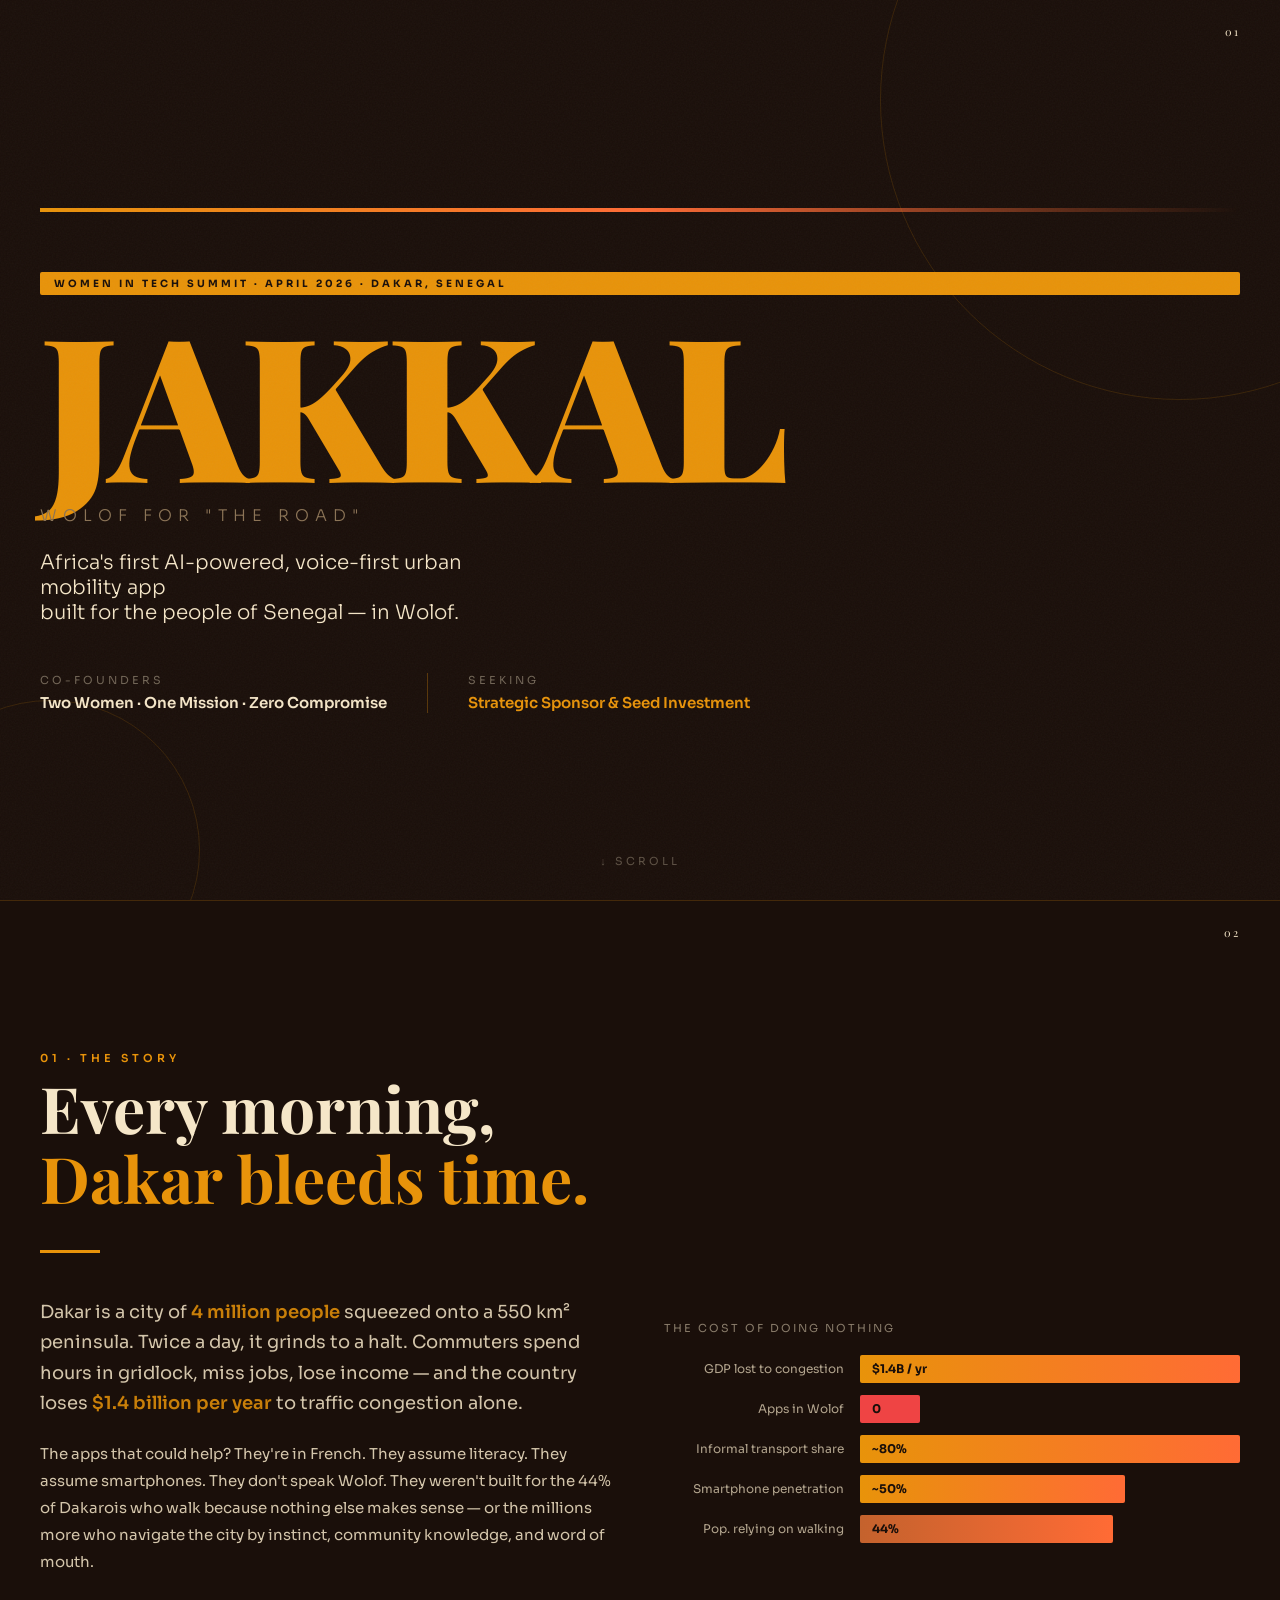
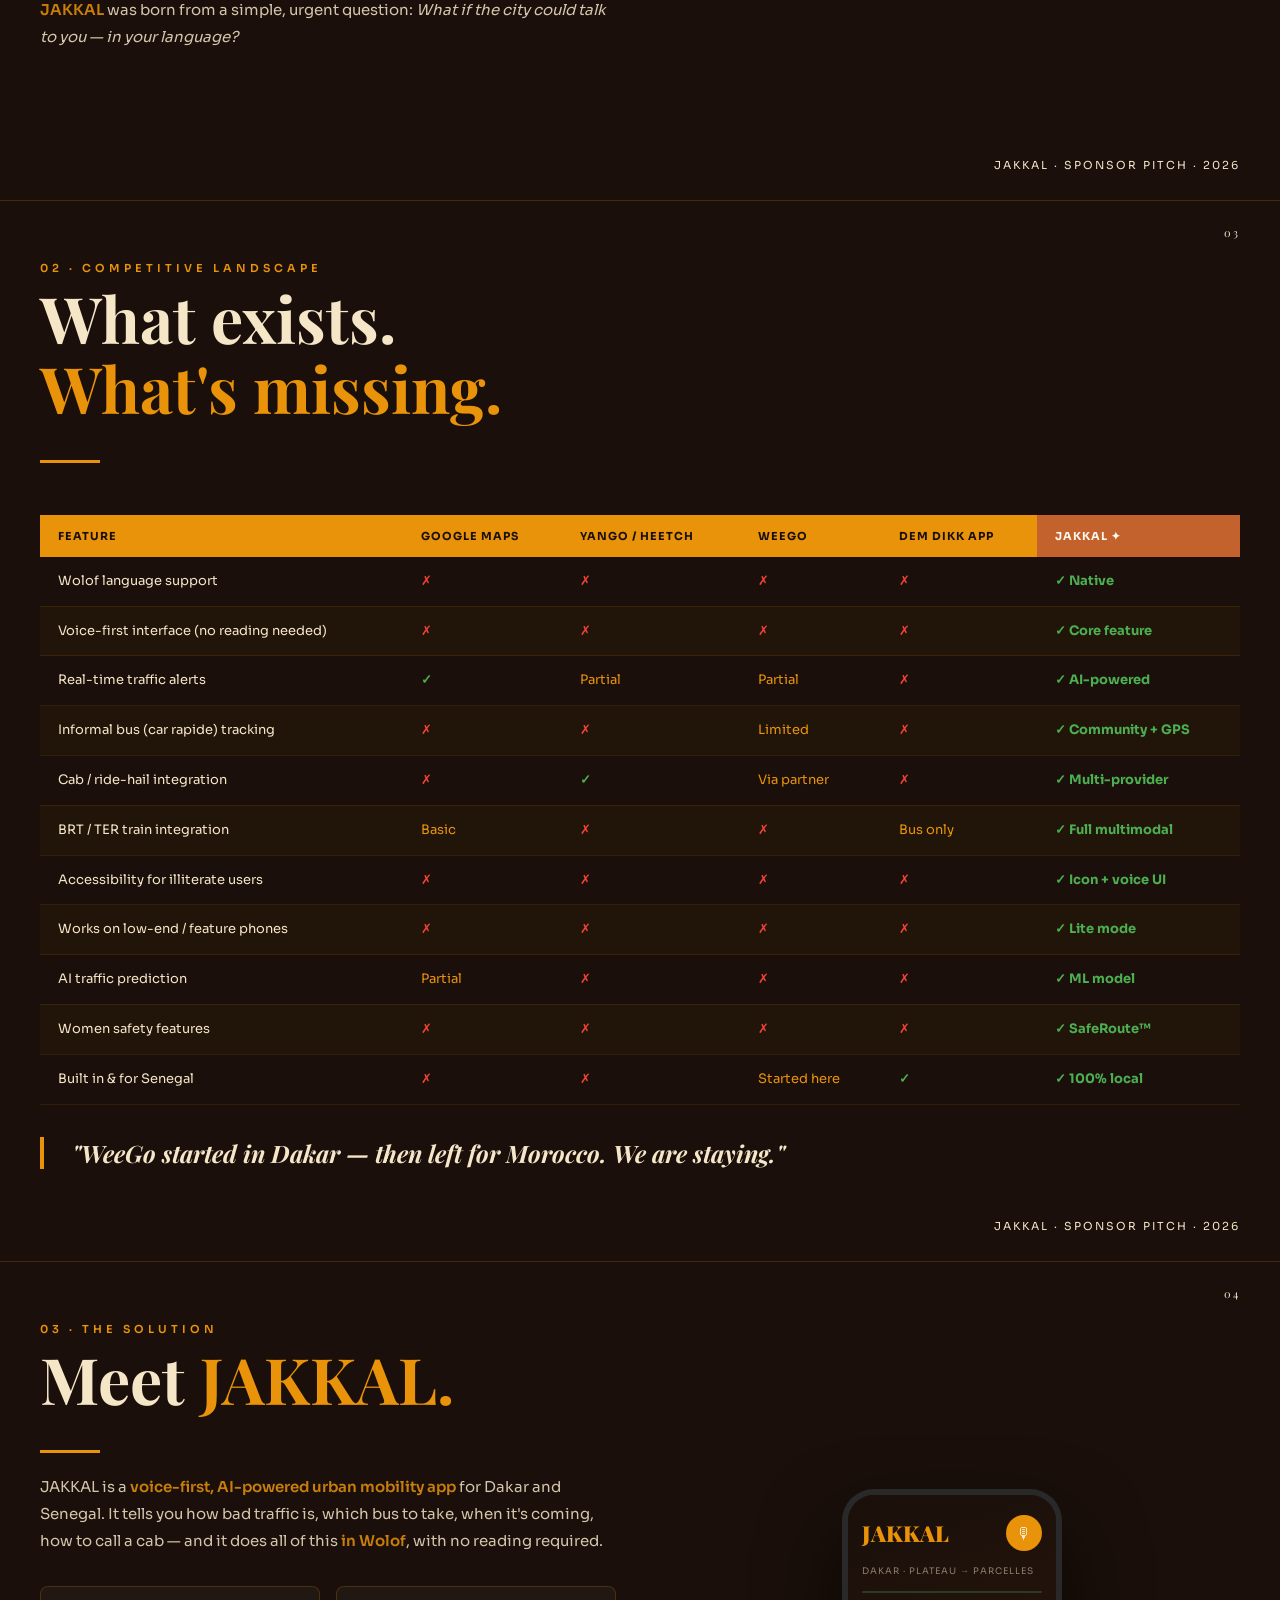
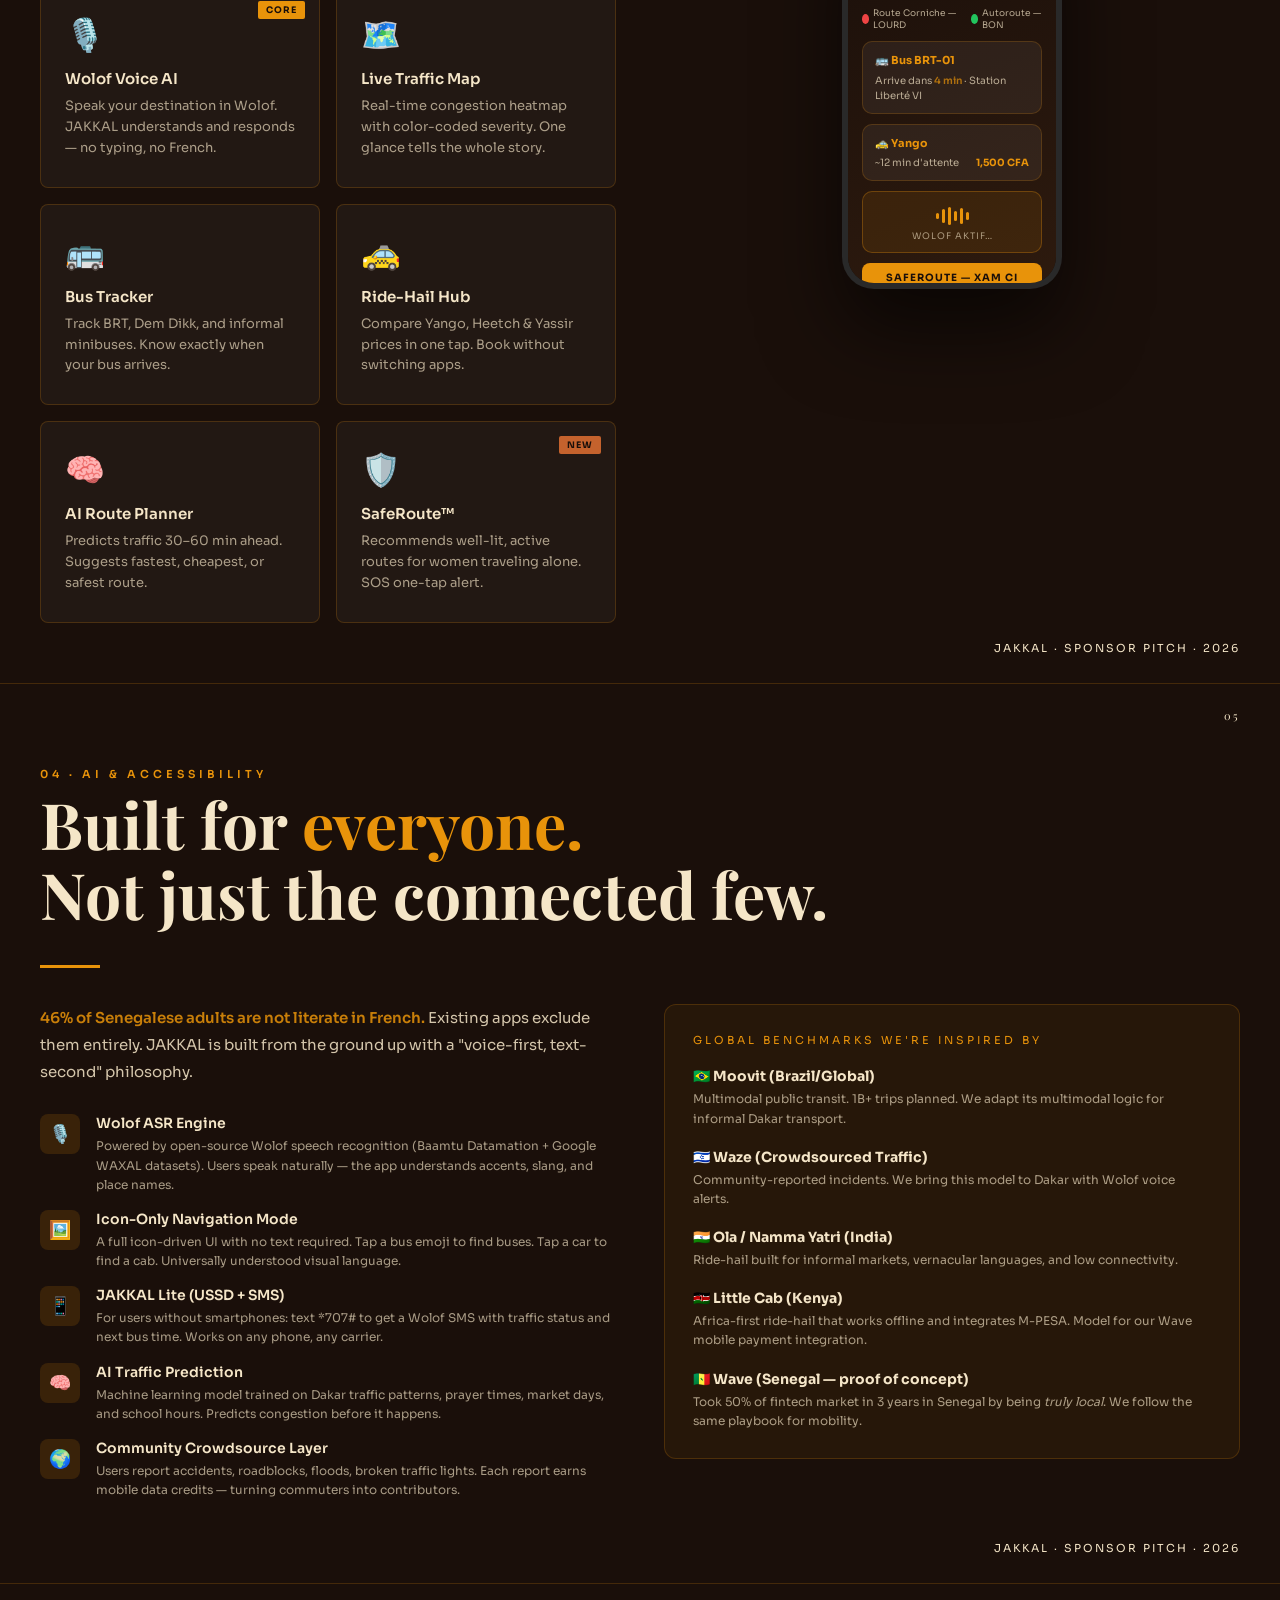
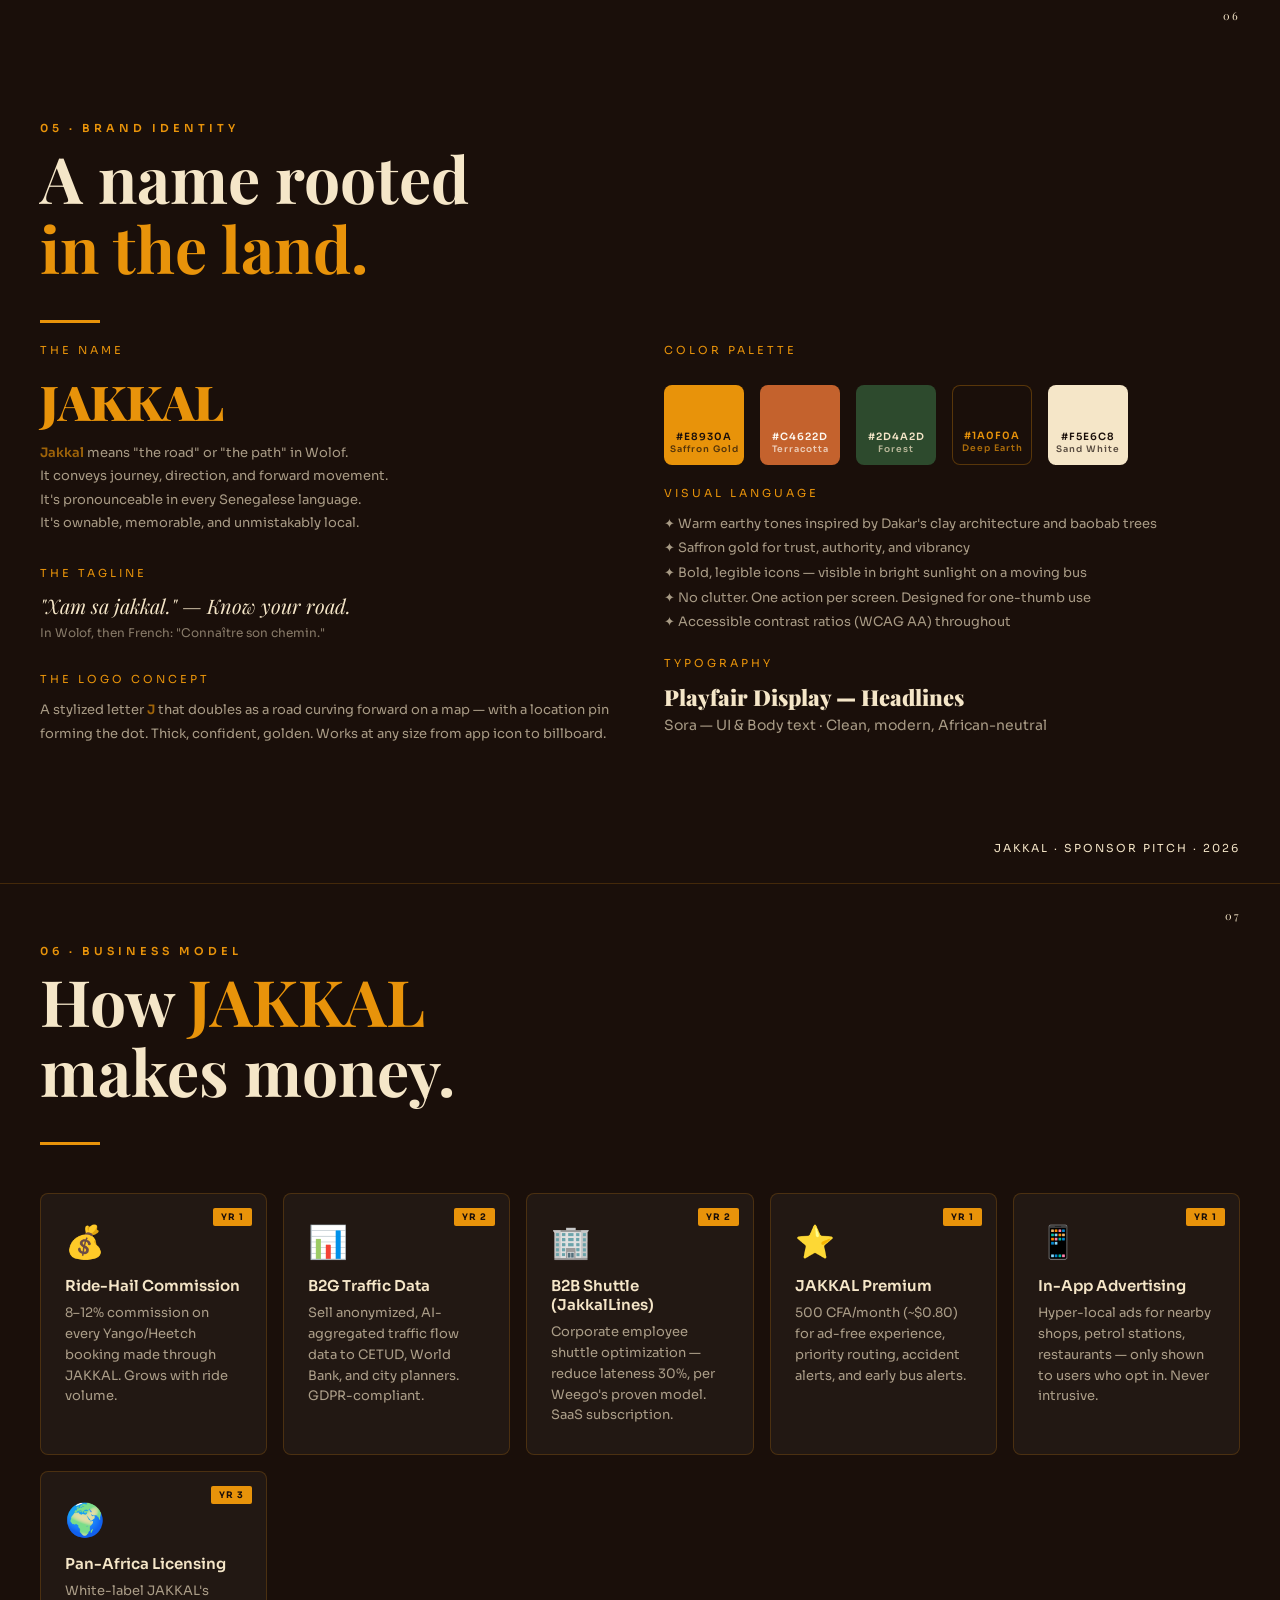
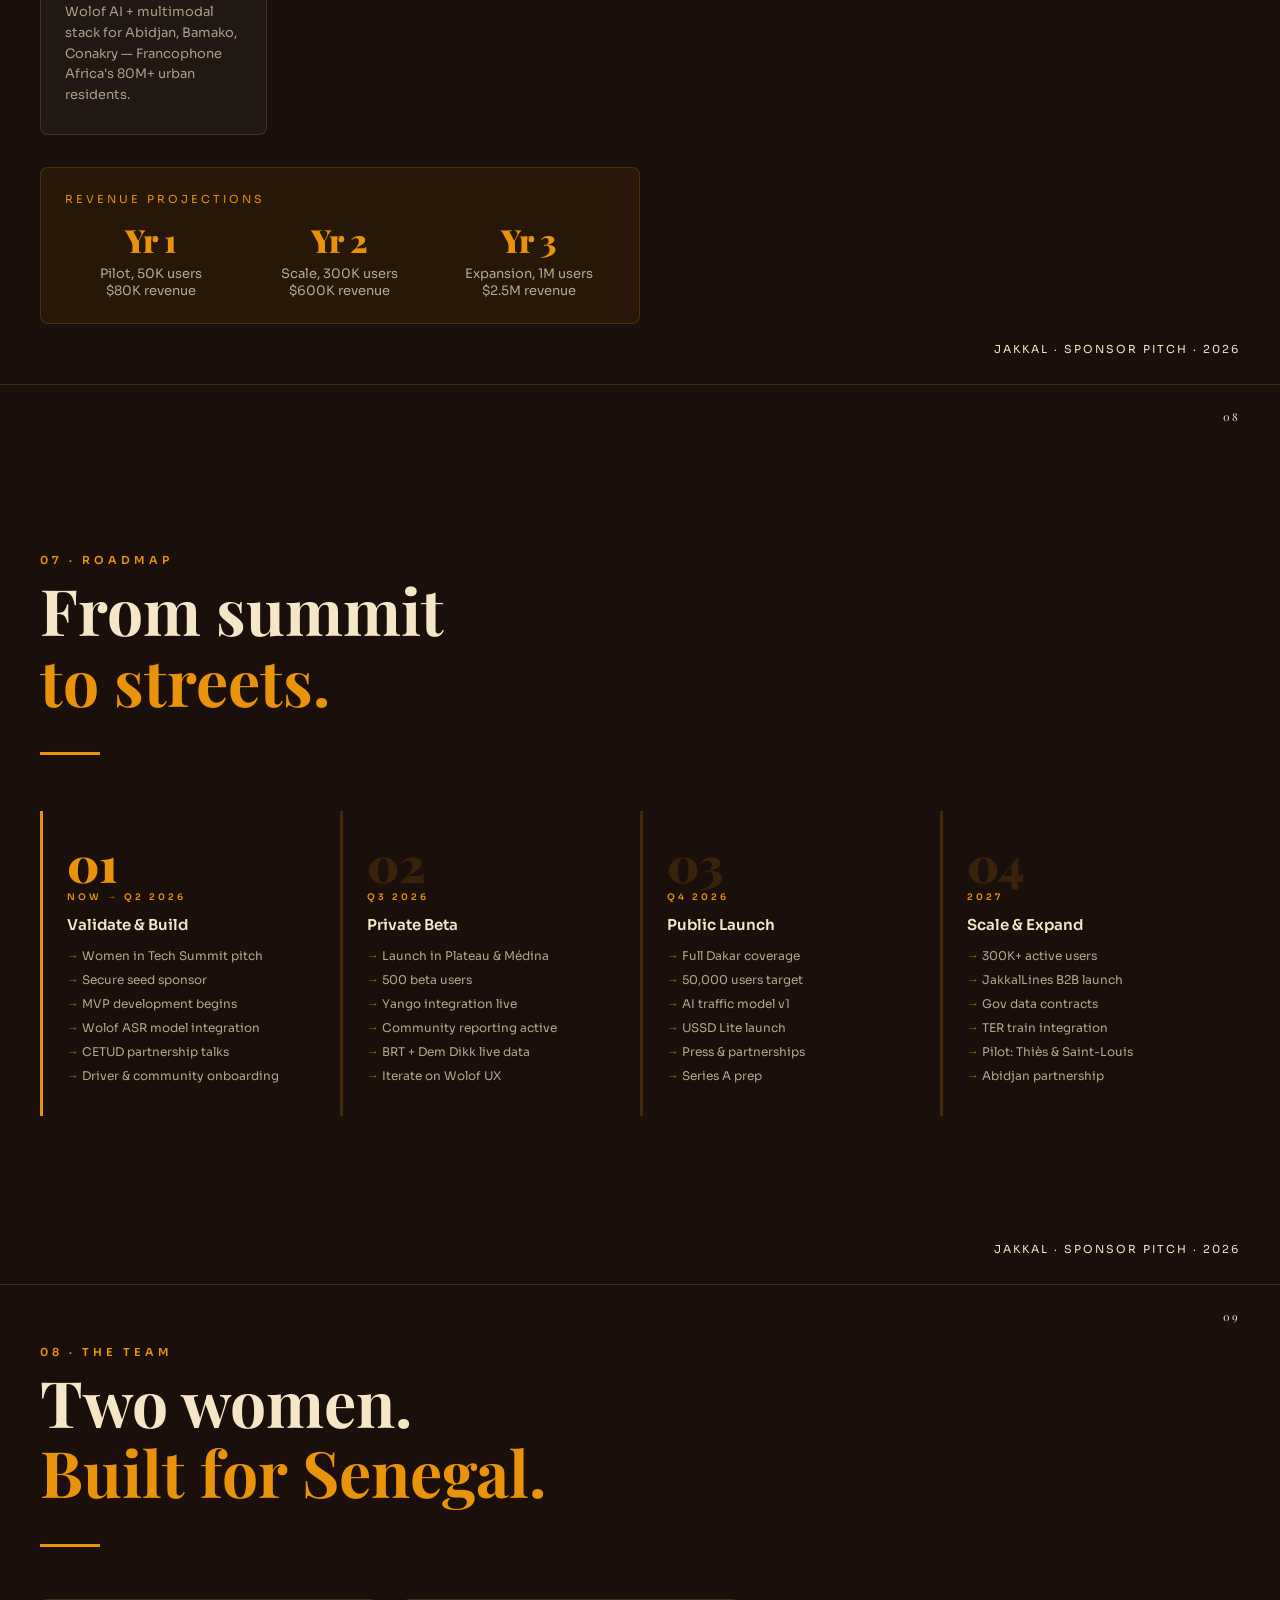
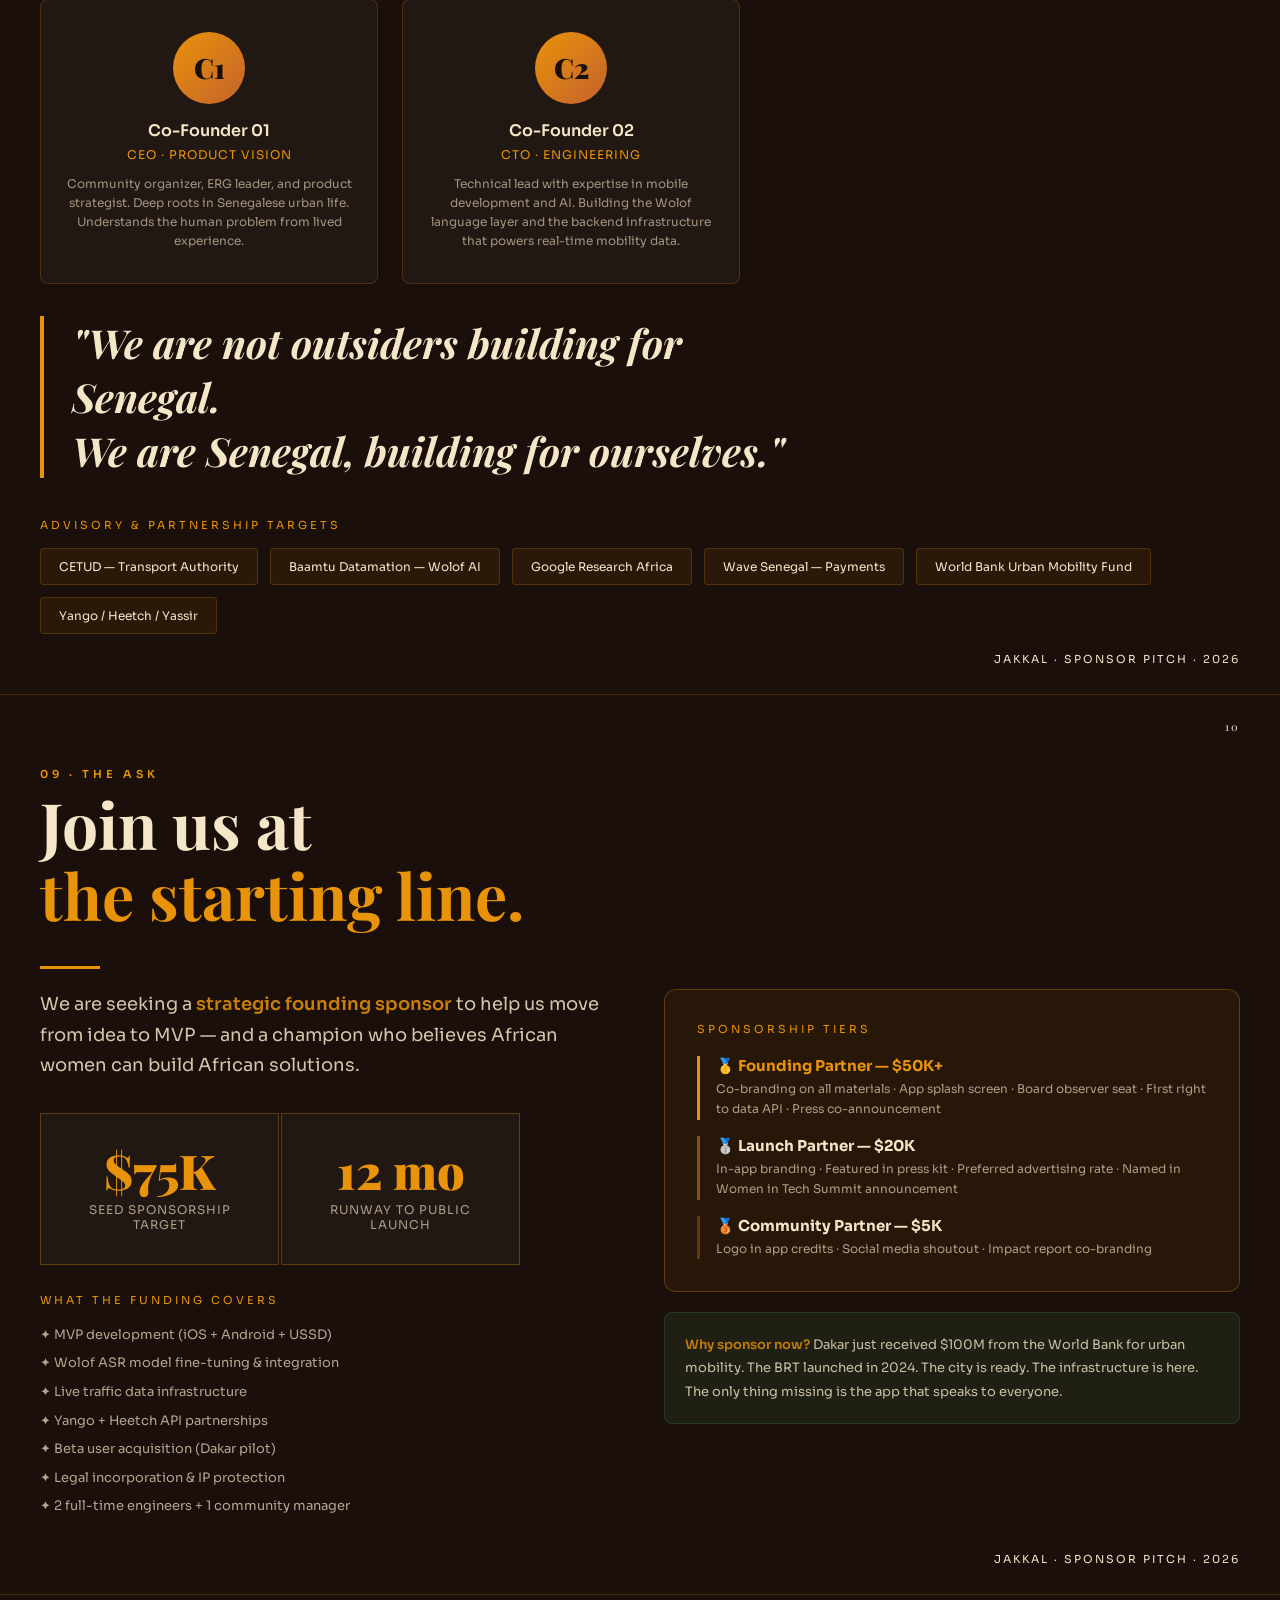
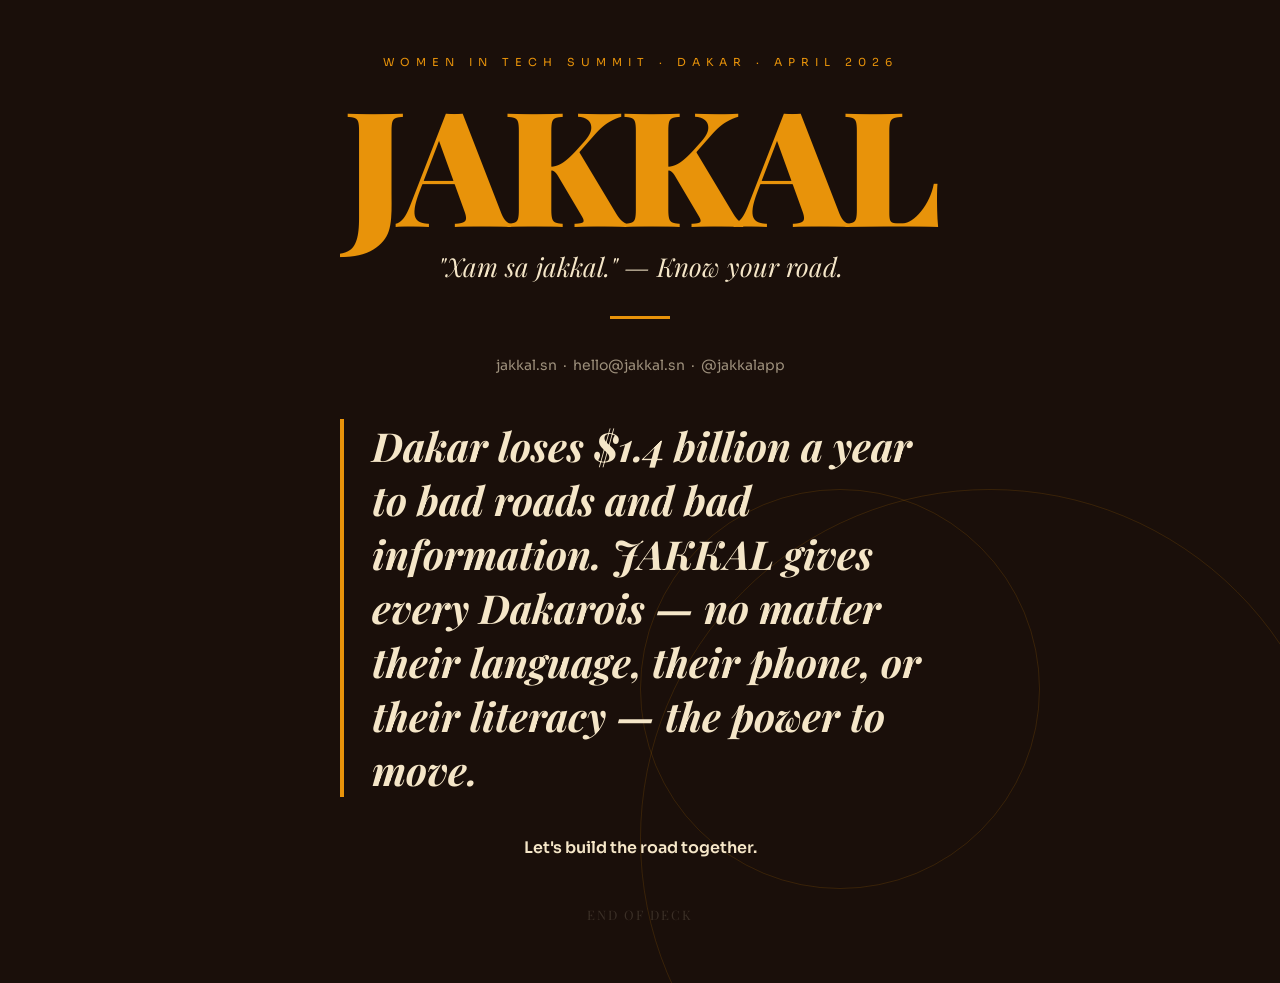
<file: jakkal-pitch-deck.html>
<!DOCTYPE html>
<html lang="en">
<head>
<meta charset="UTF-8">
<meta name="viewport" content="width=device-width, initial-scale=1.0">
<title>JAKKAL — Investor & Sponsor Pitch Deck</title>
<link href="https://fonts.googleapis.com/css2?family=Space+Grotesk:wght@300;400;500;600;700&family=Playfair+Display:ital,wght@0,700;0,900;1,700&family=Sora:wght@300;400;600;800&display=swap" rel="stylesheet">
<style>
  :root {
    --saffron: #E8930A;
    --earth: #C4622D;
    --deep: #1A0F0A;
    --sand: #F5E6C8;
    --muted: #8B7355;
    --forest: #2D4A2D;
    --accent: #FF6B35;
    --white: #FDF8F0;
  }

  * { margin: 0; padding: 0; box-sizing: border-box; }

  html { scroll-behavior: smooth; }

  body {
    background: var(--deep);
    color: var(--sand);
    font-family: 'Sora', sans-serif;
    overflow-x: hidden;
  }

  /* SLIDE LAYOUT */
  .slide {
    min-height: 100vh;
    width: 100%;
    padding: 60px 40px;
    display: flex;
    flex-direction: column;
    justify-content: center;
    position: relative;
    overflow: hidden;
  }

  .slide + .slide {
    border-top: 1px solid rgba(232,147,10,0.2);
  }

  /* BACKGROUNDS */
  .bg-dark { background: var(--deep); }
  .bg-sand { background: var(--sand); color: var(--deep); }
  .bg-earth { background: var(--earth); color: var(--white); }
  .bg-forest { background: var(--forest); color: var(--sand); }
  .bg-saffron { background: var(--saffron); color: var(--deep); }

  /* DECORATIVE */
  .grain {
    position: fixed;
    inset: 0;
    pointer-events: none;
    opacity: 0.04;
    background-image: url("data:image/svg+xml,%3Csvg viewBox='0 0 200 200' xmlns='http://www.w3.org/2000/svg'%3E%3Cfilter id='noise'%3E%3CfeTurbulence type='fractalNoise' baseFrequency='0.65' numOctaves='3' stitchTiles='stitch'/%3E%3C/filter%3E%3Crect width='100%25' height='100%25' filter='url(%23noise)'/%3E%3C/svg%3E");
    background-size: 200px;
    z-index: 9999;
  }

  .circle-deco {
    position: absolute;
    border-radius: 50%;
    border: 1px solid rgba(232,147,10,0.15);
    pointer-events: none;
  }

  /* TYPOGRAPHY */
  .display {
    font-family: 'Playfair Display', serif;
    font-weight: 900;
    line-height: 1;
  }

  .tag {
    display: inline-block;
    background: var(--saffron);
    color: var(--deep);
    font-size: 10px;
    font-weight: 700;
    letter-spacing: 3px;
    text-transform: uppercase;
    padding: 5px 14px;
    border-radius: 2px;
    margin-bottom: 20px;
  }

  .tag-outline {
    display: inline-block;
    border: 1px solid var(--saffron);
    color: var(--saffron);
    font-size: 10px;
    font-weight: 700;
    letter-spacing: 3px;
    text-transform: uppercase;
    padding: 5px 14px;
    border-radius: 2px;
    margin-bottom: 20px;
  }

  h1 { font-family: 'Playfair Display', serif; font-size: clamp(52px,10vw,110px); font-weight: 900; line-height: 0.9; }
  h2 { font-family: 'Playfair Display', serif; font-size: clamp(32px,6vw,64px); font-weight: 700; line-height: 1.1; margin-bottom: 16px; }
  h3 { font-family: 'Sora', sans-serif; font-size: clamp(18px,3vw,26px); font-weight: 600; margin-bottom: 10px; }

  p { font-size: 15px; line-height: 1.8; opacity: 0.85; max-width: 680px; }
  p.large { font-size: 18px; line-height: 1.7; }

  .gold { color: var(--saffron); }
  .accent-text { color: var(--accent); }

  /* HERO SLIDE */
  .hero-logo {
    font-family: 'Playfair Display', serif;
    font-size: clamp(80px,18vw,200px);
    font-weight: 900;
    color: var(--saffron);
    line-height: 0.85;
    letter-spacing: -4px;
  }

  .hero-tagline {
    font-size: clamp(12px, 2vw, 16px);
    letter-spacing: 6px;
    text-transform: uppercase;
    color: var(--muted);
    margin-top: 20px;
    font-weight: 300;
  }

  .hero-sub {
    font-size: clamp(14px, 2.5vw, 20px);
    font-weight: 300;
    color: var(--sand);
    margin-top: 12px;
    opacity: 0.7;
  }

  /* STAT BLOCKS */
  .stat-grid {
    display: grid;
    grid-template-columns: repeat(auto-fit, minmax(160px, 1fr));
    gap: 2px;
    margin-top: 40px;
  }

  .stat-block {
    background: rgba(232,147,10,0.08);
    border: 1px solid rgba(232,147,10,0.2);
    padding: 28px 24px;
  }

  .stat-block .number {
    font-family: 'Playfair Display', serif;
    font-size: clamp(36px, 6vw, 64px);
    font-weight: 900;
    color: var(--saffron);
    line-height: 1;
  }

  .stat-block .label {
    font-size: 11px;
    letter-spacing: 2px;
    text-transform: uppercase;
    opacity: 0.6;
    margin-top: 8px;
    line-height: 1.4;
  }

  /* FEATURE CARDS */
  .feature-grid {
    display: grid;
    grid-template-columns: repeat(auto-fit, minmax(220px, 1fr));
    gap: 16px;
    margin-top: 32px;
  }

  .feature-card {
    background: rgba(255,255,255,0.04);
    border: 1px solid rgba(232,147,10,0.2);
    border-radius: 8px;
    padding: 28px 24px;
    position: relative;
    overflow: hidden;
    transition: all 0.3s ease;
  }

  .feature-card:hover {
    background: rgba(232,147,10,0.08);
    border-color: var(--saffron);
    transform: translateY(-3px);
  }

  .feature-card .icon {
    font-size: 32px;
    margin-bottom: 14px;
    display: block;
  }

  .feature-card h3 {
    font-size: 15px;
    font-weight: 600;
    margin-bottom: 8px;
    color: var(--sand);
  }

  .feature-card p {
    font-size: 13px;
    opacity: 0.65;
    line-height: 1.6;
  }

  .feature-card .badge {
    position: absolute;
    top: 14px;
    right: 14px;
    background: var(--saffron);
    color: var(--deep);
    font-size: 9px;
    font-weight: 700;
    letter-spacing: 1px;
    text-transform: uppercase;
    padding: 3px 8px;
    border-radius: 2px;
  }

  /* COMPARISON TABLE */
  .comparison-wrap {
    margin-top: 32px;
    overflow-x: auto;
  }

  table {
    width: 100%;
    border-collapse: collapse;
    font-size: 13px;
    min-width: 600px;
  }

  thead tr {
    background: var(--saffron);
    color: var(--deep);
  }

  thead th {
    padding: 14px 18px;
    text-align: left;
    font-weight: 700;
    letter-spacing: 1px;
    text-transform: uppercase;
    font-size: 11px;
  }

  tbody tr {
    border-bottom: 1px solid rgba(232,147,10,0.12);
  }

  tbody tr:nth-child(even) { background: rgba(232,147,10,0.04); }

  tbody td {
    padding: 14px 18px;
    vertical-align: top;
    line-height: 1.6;
  }

  .check { color: #4CAF50; font-weight: 700; }
  .cross { color: #f44336; }
  .partial { color: var(--saffron); }

  /* ROADMAP */
  .roadmap {
    display: grid;
    grid-template-columns: repeat(auto-fit, minmax(200px, 1fr));
    gap: 0;
    margin-top: 36px;
    position: relative;
  }

  .phase {
    padding: 28px 24px;
    border-left: 3px solid rgba(232,147,10,0.2);
    position: relative;
  }

  .phase.active { border-left-color: var(--saffron); }

  .phase-num {
    font-family: 'Playfair Display', serif;
    font-size: 48px;
    font-weight: 900;
    color: rgba(232,147,10,0.15);
    line-height: 1;
    margin-bottom: 4px;
  }

  .phase.active .phase-num { color: var(--saffron); }

  .phase-label {
    font-size: 9px;
    letter-spacing: 3px;
    text-transform: uppercase;
    color: var(--saffron);
    margin-bottom: 12px;
    font-weight: 600;
  }

  .phase h3 { font-size: 15px; margin-bottom: 10px; }

  .phase ul {
    list-style: none;
    font-size: 12px;
    opacity: 0.7;
    line-height: 2;
  }

  .phase ul li::before { content: "→ "; color: var(--saffron); }

  /* ASK SECTION */
  .ask-grid {
    display: grid;
    grid-template-columns: repeat(auto-fit, minmax(200px, 1fr));
    gap: 2px;
    margin-top: 32px;
  }

  .ask-item {
    background: rgba(255,255,255,0.04);
    border: 1px solid rgba(232,147,10,0.3);
    padding: 32px 28px;
    text-align: center;
  }

  .ask-item .ask-num {
    font-family: 'Playfair Display', serif;
    font-size: 48px;
    font-weight: 900;
    color: var(--saffron);
    line-height: 1;
  }

  .ask-item .ask-desc {
    font-size: 12px;
    margin-top: 8px;
    opacity: 0.65;
    letter-spacing: 1px;
    text-transform: uppercase;
  }

  /* TEAM */
  .team-grid {
    display: grid;
    grid-template-columns: repeat(auto-fit, minmax(200px, 1fr));
    gap: 24px;
    margin-top: 32px;
  }

  .team-card {
    background: rgba(255,255,255,0.04);
    border: 1px solid rgba(232,147,10,0.2);
    border-radius: 8px;
    padding: 32px 24px;
    text-align: center;
  }

  .team-avatar {
    width: 72px;
    height: 72px;
    border-radius: 50%;
    background: linear-gradient(135deg, var(--saffron), var(--earth));
    margin: 0 auto 16px;
    display: flex;
    align-items: center;
    justify-content: center;
    font-family: 'Playfair Display', serif;
    font-size: 28px;
    font-weight: 900;
    color: var(--deep);
  }

  .team-name { font-weight: 600; font-size: 16px; margin-bottom: 6px; }
  .team-role { font-size: 12px; color: var(--saffron); letter-spacing: 1px; text-transform: uppercase; margin-bottom: 12px; }
  .team-bio { font-size: 12px; opacity: 0.6; line-height: 1.6; }

  /* QUOTE / HIGHLIGHT */
  .big-quote {
    font-family: 'Playfair Display', serif;
    font-size: clamp(22px, 4vw, 40px);
    font-weight: 700;
    font-style: italic;
    line-height: 1.35;
    color: var(--sand);
    border-left: 4px solid var(--saffron);
    padding-left: 28px;
    margin: 32px 0;
    max-width: 800px;
  }

  /* LOGO MARK */
  .logo-mark {
    display: inline-flex;
    align-items: center;
    gap: 12px;
    margin-bottom: 32px;
  }

  .logo-mark .wordmark {
    font-family: 'Playfair Display', serif;
    font-size: 22px;
    font-weight: 900;
    color: var(--saffron);
    letter-spacing: 2px;
  }

  .logo-mark .dot {
    width: 8px;
    height: 8px;
    background: var(--saffron);
    border-radius: 50%;
  }

  /* DIVIDER */
  .divider {
    width: 60px;
    height: 3px;
    background: var(--saffron);
    margin: 20px 0;
  }

  /* FOOTER NAV */
  .slide-footer {
    position: absolute;
    bottom: 28px;
    right: 40px;
    font-size: 11px;
    letter-spacing: 2px;
    text-transform: uppercase;
    opacity: 0.3;
  }

  /* TWO COLUMN */
  .two-col {
    display: grid;
    grid-template-columns: 1fr 1fr;
    gap: 48px;
    align-items: start;
  }

  @media(max-width: 700px) {
    .two-col { grid-template-columns: 1fr; }
    .slide { padding: 40px 24px; }
  }

  /* ANIMATION */
  @keyframes fadeUp {
    from { opacity: 0; transform: translateY(30px); }
    to { opacity: 1; transform: translateY(0); }
  }

  .slide > * {
    animation: fadeUp 0.6s ease both;
  }

  .slide > *:nth-child(2) { animation-delay: 0.1s; }
  .slide > *:nth-child(3) { animation-delay: 0.2s; }
  .slide > *:nth-child(4) { animation-delay: 0.3s; }
  .slide > *:nth-child(5) { animation-delay: 0.4s; }

  /* SECTION LABEL */
  .section-num {
    font-size: 11px;
    letter-spacing: 4px;
    text-transform: uppercase;
    color: var(--saffron);
    font-weight: 600;
    margin-bottom: 8px;
  }

  /* ICON STRIPE */
  .icon-stripe {
    display: flex;
    gap: 32px;
    flex-wrap: wrap;
    margin-top: 32px;
    align-items: center;
  }

  .icon-item {
    display: flex;
    flex-direction: column;
    align-items: center;
    gap: 8px;
    font-size: 11px;
    letter-spacing: 1px;
    text-transform: uppercase;
    opacity: 0.7;
    text-align: center;
  }

  .icon-item .emoji { font-size: 28px; }

  /* CTA BUTTON */
  .cta-btn {
    display: inline-block;
    margin-top: 32px;
    padding: 16px 40px;
    background: var(--saffron);
    color: var(--deep);
    font-weight: 700;
    font-size: 14px;
    letter-spacing: 2px;
    text-transform: uppercase;
    text-decoration: none;
    border-radius: 3px;
    cursor: pointer;
    transition: all 0.2s;
  }

  .cta-btn:hover { background: var(--accent); transform: translateY(-2px); }

  /* HORIZONTAL LINE */
  hr.thin {
    border: none;
    border-top: 1px solid rgba(232,147,10,0.2);
    margin: 28px 0;
  }

  /* WAVE SEPARATOR */
  .wave-sep {
    width: 100%;
    height: 2px;
    background: linear-gradient(90deg, transparent, var(--saffron), transparent);
    margin: 0;
  }

  /* PROBLEM VISUAL */
  .problem-visual {
    display: flex;
    flex-direction: column;
    gap: 12px;
    margin-top: 24px;
  }

  .problem-bar {
    display: flex;
    align-items: center;
    gap: 16px;
  }

  .problem-bar .bar-label {
    font-size: 12px;
    opacity: 0.7;
    min-width: 180px;
    text-align: right;
  }

  .problem-bar .bar-fill {
    height: 28px;
    background: linear-gradient(90deg, var(--saffron), var(--accent));
    border-radius: 2px;
    display: flex;
    align-items: center;
    padding-left: 12px;
    font-size: 12px;
    font-weight: 700;
    color: var(--deep);
    min-width: 60px;
  }

  /* SCROLL INDICATOR */
  .scroll-hint {
    position: absolute;
    bottom: 32px;
    left: 50%;
    transform: translateX(-50%);
    font-size: 11px;
    letter-spacing: 3px;
    text-transform: uppercase;
    opacity: 0.3;
    animation: bounce 2s infinite;
  }

  @keyframes bounce {
    0%, 100% { transform: translateX(-50%) translateY(0); }
    50% { transform: translateX(-50%) translateY(8px); }
  }

  /* COLOR SWATCH */
  .swatch-row {
    display: flex;
    gap: 16px;
    flex-wrap: wrap;
    margin-top: 28px;
  }

  .swatch {
    width: 80px;
    height: 80px;
    border-radius: 8px;
    display: flex;
    flex-direction: column;
    align-items: center;
    justify-content: flex-end;
    padding-bottom: 10px;
    font-size: 10px;
    font-weight: 600;
    letter-spacing: 1px;
  }

  /* APP MOCKUP */
  .mockup-phone {
    width: 220px;
    height: 400px;
    background: #111;
    border-radius: 32px;
    border: 6px solid rgba(255,255,255,0.1);
    overflow: hidden;
    position: relative;
    flex-shrink: 0;
    box-shadow: 0 40px 80px rgba(0,0,0,0.6);
  }

  .mockup-screen {
    background: linear-gradient(160deg, #1a0f0a 0%, #2d1a0e 100%);
    width: 100%;
    height: 100%;
    padding: 20px 14px;
    display: flex;
    flex-direction: column;
    gap: 10px;
  }

  .mockup-header {
    display: flex;
    justify-content: space-between;
    align-items: center;
    margin-bottom: 4px;
  }

  .mockup-app-name {
    color: var(--saffron);
    font-family: 'Playfair Display', serif;
    font-weight: 900;
    font-size: 22px;
  }

  .mockup-mic {
    width: 36px;
    height: 36px;
    background: var(--saffron);
    border-radius: 50%;
    display: flex;
    align-items: center;
    justify-content: center;
    font-size: 16px;
  }

  .mockup-map-area {
    background: rgba(45,74,45,0.4);
    border-radius: 12px;
    height: 120px;
    display: flex;
    align-items: center;
    justify-content: center;
    font-size: 24px;
    border: 1px solid rgba(45,74,45,0.6);
    position: relative;
    overflow: hidden;
  }

  .map-dot {
    position: absolute;
    width: 8px;
    height: 8px;
    border-radius: 50%;
    background: var(--saffron);
  }

  .map-dot.d1 { top: 30px; left: 40px; }
  .map-dot.d2 { top: 60px; left: 90px; }
  .map-dot.d3 { bottom: 25px; right: 50px; }

  .map-line {
    position: absolute;
    height: 2px;
    background: rgba(232,147,10,0.5);
    transform-origin: left center;
  }

  .mockup-card {
    background: rgba(255,255,255,0.06);
    border-radius: 10px;
    padding: 10px 12px;
    font-size: 10px;
    line-height: 1.5;
    border: 1px solid rgba(232,147,10,0.2);
  }

  .mockup-card .card-title {
    color: var(--saffron);
    font-weight: 700;
    font-size: 11px;
    margin-bottom: 4px;
  }

  .mockup-btn {
    background: var(--saffron);
    color: var(--deep);
    border-radius: 8px;
    padding: 8px 12px;
    font-size: 10px;
    font-weight: 700;
    text-align: center;
    letter-spacing: 1px;
    text-transform: uppercase;
  }

  .traffic-indicator {
    display: flex;
    gap: 4px;
    align-items: center;
    font-size: 10px;
  }

  .traffic-dot {
    width: 10px;
    height: 10px;
    border-radius: 50%;
  }

  .traffic-dot.red { background: #ef4444; }
  .traffic-dot.yellow { background: #f59e0b; }
  .traffic-dot.green { background: #22c55e; }

  .voice-wave {
    display: flex;
    gap: 3px;
    align-items: center;
    justify-content: center;
    height: 20px;
    margin-top: 4px;
  }

  .voice-bar {
    width: 3px;
    background: var(--saffron);
    border-radius: 2px;
    animation: voiceAnim 0.8s ease-in-out infinite alternate;
  }

  .voice-bar:nth-child(1) { height: 6px; animation-delay: 0s; }
  .voice-bar:nth-child(2) { height: 14px; animation-delay: 0.1s; }
  .voice-bar:nth-child(3) { height: 18px; animation-delay: 0.2s; }
  .voice-bar:nth-child(4) { height: 10px; animation-delay: 0.3s; }
  .voice-bar:nth-child(5) { height: 16px; animation-delay: 0.15s; }
  .voice-bar:nth-child(6) { height: 8px; animation-delay: 0.05s; }

  @keyframes voiceAnim {
    from { transform: scaleY(1); }
    to { transform: scaleY(0.3); }
  }

  /* SLIDE NUMBER */
  .slide-num {
    position: absolute;
    top: 24px;
    right: 40px;
    font-size: 11px;
    letter-spacing: 2px;
    opacity: 0.2;
    font-family: 'Playfair Display', serif;
  }

  /* INTRO ACCENT LINE */
  .accent-line {
    width: 100%;
    height: 4px;
    background: linear-gradient(90deg, var(--saffron), var(--accent), transparent);
    margin-bottom: 60px;
  }

  /* BOLD TEXT */
  strong { color: var(--saffron); font-weight: 600; }

  /* PRINT */
  @media print {
    .slide { page-break-after: always; }
  }
</style>
</head>
<body>
<div class="grain"></div>

<!-- ═══════════════════════════════════════════ -->
<!-- SLIDE 1: COVER -->
<!-- ═══════════════════════════════════════════ -->
<section class="slide bg-dark" style="padding-top:80px;">
  <div class="accent-line"></div>
  <div class="circle-deco" style="width:600px;height:600px;right:-200px;top:-200px;"></div>
  <div class="circle-deco" style="width:300px;height:300px;left:-100px;bottom:-100px;"></div>

  <div class="tag">Women in Tech Summit · April 2026 · Dakar, Senegal</div>
  <div class="hero-logo">JAKKAL</div>
  <div class="hero-tagline">Wolof for "the road"</div>
  <div class="hero-sub" style="max-width:500px; margin-top:24px;">
    Africa's first AI-powered, voice-first urban mobility app<br>built for the people of Senegal — in Wolof.
  </div>

  <div style="margin-top:48px; display:flex; gap:40px; flex-wrap:wrap; align-items:center;">
    <div>
      <div style="font-size:11px;letter-spacing:3px;text-transform:uppercase;opacity:0.4;margin-bottom:6px;">Co-Founders</div>
      <div style="font-size:15px; font-weight:600;">Two Women · One Mission · Zero Compromise</div>
    </div>
    <div style="width:1px;height:40px;background:rgba(232,147,10,0.3);"></div>
    <div>
      <div style="font-size:11px;letter-spacing:3px;text-transform:uppercase;opacity:0.4;margin-bottom:6px;">Seeking</div>
      <div style="font-size:15px; font-weight:600; color:var(--saffron);">Strategic Sponsor & Seed Investment</div>
    </div>
  </div>

  <div class="scroll-hint">↓ scroll</div>
  <div class="slide-num">01</div>
</section>

<!-- ═══════════════════════════════════════════ -->
<!-- SLIDE 2: THE STORY -->
<!-- ═══════════════════════════════════════════ -->
<section class="slide bg-dark">
  <div class="slide-num">02</div>
  <div class="section-num">01 · The Story</div>
  <h2>Every morning,<br><span class="gold">Dakar bleeds time.</span></h2>
  <div class="divider"></div>

  <div class="two-col" style="margin-top:24px;">
    <div>
      <p class="large">
        Dakar is a city of <strong>4 million people</strong> squeezed onto a 550 km² peninsula. Twice a day, it grinds to a halt. Commuters spend hours in gridlock, miss jobs, lose income — and the country loses <strong>$1.4 billion per year</strong> to traffic congestion alone.
      </p>
      <br>
      <p>
        The apps that could help? They're in French. They assume literacy. They assume smartphones. They don't speak Wolof. They weren't built for the 44% of Dakarois who walk because nothing else makes sense — or the millions more who navigate the city by instinct, community knowledge, and word of mouth.
      </p>
      <br>
      <p>
        <strong>JAKKAL</strong> was born from a simple, urgent question: <em>What if the city could talk to you — in your language?</em>
      </p>
    </div>

    <div>
      <div class="problem-visual">
        <div style="font-size:11px;letter-spacing:2px;text-transform:uppercase;opacity:0.5;margin-bottom:8px;">The cost of doing nothing</div>
        <div class="problem-bar">
          <div class="bar-label">GDP lost to congestion</div>
          <div class="bar-fill" style="width:85%;">$1.4B / yr</div>
        </div>
        <div class="problem-bar">
          <div class="bar-label">Apps in Wolof</div>
          <div class="bar-fill" style="width:5%; background: #ef4444;">0</div>
        </div>
        <div class="problem-bar">
          <div class="bar-label">Informal transport share</div>
          <div class="bar-fill" style="width:80%;">~80%</div>
        </div>
        <div class="problem-bar">
          <div class="bar-label">Smartphone penetration</div>
          <div class="bar-fill" style="width:46%;">~50%</div>
        </div>
        <div class="problem-bar">
          <div class="bar-label">Pop. relying on walking</div>
          <div class="bar-fill" style="width:44%; background: linear-gradient(90deg, var(--earth), var(--accent));">44%</div>
        </div>
      </div>
    </div>
  </div>
  <div class="slide-footer">Jakkal · Sponsor Pitch · 2026</div>
</section>

<!-- ═══════════════════════════════════════════ -->
<!-- SLIDE 3: THE MARKET GAP -->
<!-- ═══════════════════════════════════════════ -->
<section class="slide bg-dark">
  <div class="slide-num">03</div>
  <div class="section-num">02 · Competitive Landscape</div>
  <h2>What exists.<br><span class="gold">What's missing.</span></h2>
  <div class="divider"></div>

  <div class="comparison-wrap">
    <table>
      <thead>
        <tr>
          <th>Feature</th>
          <th>Google Maps</th>
          <th>Yango / Heetch</th>
          <th>Weego</th>
          <th>Dem Dikk App</th>
          <th style="background:var(--earth);color:var(--white);">JAKKAL ✦</th>
        </tr>
      </thead>
      <tbody>
        <tr>
          <td>Wolof language support</td>
          <td><span class="cross">✗</span></td>
          <td><span class="cross">✗</span></td>
          <td><span class="cross">✗</span></td>
          <td><span class="cross">✗</span></td>
          <td><span class="check">✓ Native</span></td>
        </tr>
        <tr>
          <td>Voice-first interface (no reading needed)</td>
          <td><span class="cross">✗</span></td>
          <td><span class="cross">✗</span></td>
          <td><span class="cross">✗</span></td>
          <td><span class="cross">✗</span></td>
          <td><span class="check">✓ Core feature</span></td>
        </tr>
        <tr>
          <td>Real-time traffic alerts</td>
          <td><span class="check">✓</span></td>
          <td><span class="partial">Partial</span></td>
          <td><span class="partial">Partial</span></td>
          <td><span class="cross">✗</span></td>
          <td><span class="check">✓ AI-powered</span></td>
        </tr>
        <tr>
          <td>Informal bus (car rapide) tracking</td>
          <td><span class="cross">✗</span></td>
          <td><span class="cross">✗</span></td>
          <td><span class="partial">Limited</span></td>
          <td><span class="cross">✗</span></td>
          <td><span class="check">✓ Community + GPS</span></td>
        </tr>
        <tr>
          <td>Cab / ride-hail integration</td>
          <td><span class="cross">✗</span></td>
          <td><span class="check">✓</span></td>
          <td><span class="partial">Via partner</span></td>
          <td><span class="cross">✗</span></td>
          <td><span class="check">✓ Multi-provider</span></td>
        </tr>
        <tr>
          <td>BRT / TER train integration</td>
          <td><span class="partial">Basic</span></td>
          <td><span class="cross">✗</span></td>
          <td><span class="cross">✗</span></td>
          <td><span class="partial">Bus only</span></td>
          <td><span class="check">✓ Full multimodal</span></td>
        </tr>
        <tr>
          <td>Accessibility for illiterate users</td>
          <td><span class="cross">✗</span></td>
          <td><span class="cross">✗</span></td>
          <td><span class="cross">✗</span></td>
          <td><span class="cross">✗</span></td>
          <td><span class="check">✓ Icon + voice UI</span></td>
        </tr>
        <tr>
          <td>Works on low-end / feature phones</td>
          <td><span class="cross">✗</span></td>
          <td><span class="cross">✗</span></td>
          <td><span class="cross">✗</span></td>
          <td><span class="cross">✗</span></td>
          <td><span class="check">✓ Lite mode</span></td>
        </tr>
        <tr>
          <td>AI traffic prediction</td>
          <td><span class="partial">Partial</span></td>
          <td><span class="cross">✗</span></td>
          <td><span class="cross">✗</span></td>
          <td><span class="cross">✗</span></td>
          <td><span class="check">✓ ML model</span></td>
        </tr>
        <tr>
          <td>Women safety features</td>
          <td><span class="cross">✗</span></td>
          <td><span class="cross">✗</span></td>
          <td><span class="cross">✗</span></td>
          <td><span class="cross">✗</span></td>
          <td><span class="check">✓ SafeRoute™</span></td>
        </tr>
        <tr>
          <td>Built in & for Senegal</td>
          <td><span class="cross">✗</span></td>
          <td><span class="cross">✗</span></td>
          <td><span class="partial">Started here</span></td>
          <td><span class="check">✓</span></td>
          <td><span class="check">✓ 100% local</span></td>
        </tr>
      </tbody>
    </table>
  </div>

  <div class="big-quote" style="margin-top:32px; font-size:clamp(16px,3vw,24px);">
    "WeeGo started in Dakar — then left for Morocco. We are staying."
  </div>
  <div class="slide-footer">Jakkal · Sponsor Pitch · 2026</div>
</section>

<!-- ═══════════════════════════════════════════ -->
<!-- SLIDE 4: THE SOLUTION -->
<!-- ═══════════════════════════════════════════ -->
<section class="slide bg-dark">
  <div class="slide-num">04</div>
  <div class="section-num">03 · The Solution</div>
  <h2>Meet <span class="gold">JAKKAL.</span></h2>
  <div class="divider"></div>

  <div class="two-col">
    <div>
      <p style="margin-bottom:24px;">
        JAKKAL is a <strong>voice-first, AI-powered urban mobility app</strong> for Dakar and Senegal. It tells you how bad traffic is, which bus to take, when it's coming, how to call a cab — and it does all of this <strong>in Wolof</strong>, with no reading required.
      </p>

      <div class="feature-grid" style="grid-template-columns:1fr 1fr;">
        <div class="feature-card">
          <span class="icon">🎙️</span>
          <h3>Wolof Voice AI</h3>
          <p>Speak your destination in Wolof. JAKKAL understands and responds — no typing, no French.</p>
          <div class="badge">Core</div>
        </div>
        <div class="feature-card">
          <span class="icon">🗺️</span>
          <h3>Live Traffic Map</h3>
          <p>Real-time congestion heatmap with color-coded severity. One glance tells the whole story.</p>
        </div>
        <div class="feature-card">
          <span class="icon">🚌</span>
          <h3>Bus Tracker</h3>
          <p>Track BRT, Dem Dikk, and informal minibuses. Know exactly when your bus arrives.</p>
        </div>
        <div class="feature-card">
          <span class="icon">🚕</span>
          <h3>Ride-Hail Hub</h3>
          <p>Compare Yango, Heetch & Yassir prices in one tap. Book without switching apps.</p>
        </div>
        <div class="feature-card">
          <span class="icon">🧠</span>
          <h3>AI Route Planner</h3>
          <p>Predicts traffic 30–60 min ahead. Suggests fastest, cheapest, or safest route.</p>
        </div>
        <div class="feature-card">
          <span class="icon">🛡️</span>
          <h3>SafeRoute™</h3>
          <p>Recommends well-lit, active routes for women traveling alone. SOS one-tap alert.</p>
          <div class="badge" style="background:var(--earth);">New</div>
        </div>
      </div>
    </div>

    <!-- PHONE MOCKUP -->
    <div style="display:flex;justify-content:center;align-items:flex-start;padding-top:16px;">
      <div class="mockup-phone">
        <div class="mockup-screen">
          <div class="mockup-header">
            <div class="mockup-app-name">JAKKAL</div>
            <div class="mockup-mic">🎙</div>
          </div>

          <div style="font-size:9px;opacity:0.5;letter-spacing:1px;text-transform:uppercase;margin-bottom:4px;">Dakar · Plateau → Parcelles</div>

          <div class="mockup-map-area">
            <div class="map-dot d1"></div>
            <div class="map-dot d2" style="background:#ef4444;"></div>
            <div class="map-dot d3"></div>
            <div style="font-size:32px;z-index:2;">🗺️</div>
          </div>

          <div class="traffic-indicator" style="margin-top:4px;">
            <div class="traffic-dot red"></div>
            <div style="font-size:9px;opacity:0.7;margin-right:8px;">Route Corniche — LOURD</div>
            <div class="traffic-dot green"></div>
            <div style="font-size:9px;opacity:0.7;">Autoroute — BON</div>
          </div>

          <div class="mockup-card">
            <div class="card-title">🚌 Bus BRT-01</div>
            <div style="opacity:0.7;">Arrive dans <strong style="color:var(--saffron);">4 min</strong> · Station Liberté VI</div>
          </div>

          <div class="mockup-card">
            <div class="card-title">🚕 Yango</div>
            <div style="display:flex;justify-content:space-between;">
              <span style="opacity:0.7;">~12 min d'attente</span>
              <span style="color:var(--saffron);font-weight:700;">1,500 CFA</span>
            </div>
          </div>

          <div style="background:rgba(232,147,10,0.1);border:1px solid rgba(232,147,10,0.3);border-radius:10px;padding:10px;text-align:center;">
            <div class="voice-wave">
              <div class="voice-bar"></div>
              <div class="voice-bar"></div>
              <div class="voice-bar"></div>
              <div class="voice-bar"></div>
              <div class="voice-bar"></div>
              <div class="voice-bar"></div>
            </div>
            <div style="font-size:9px;opacity:0.6;margin-top:4px;letter-spacing:1px;">WOLOF AKTIF…</div>
          </div>

          <div class="mockup-btn">SafeRoute — Xam ci kàddu (understand)</div>
        </div>
      </div>
    </div>
  </div>
  <div class="slide-footer">Jakkal · Sponsor Pitch · 2026</div>
</section>

<!-- ═══════════════════════════════════════════ -->
<!-- SLIDE 5: AI + ACCESSIBILITY -->
<!-- ═══════════════════════════════════════════ -->
<section class="slide bg-dark">
  <div class="slide-num">05</div>
  <div class="section-num">04 · AI & Accessibility</div>
  <h2>Built for <span class="gold">everyone.</span><br>Not just the connected few.</h2>
  <div class="divider"></div>

  <div class="two-col" style="margin-top:16px;">
    <div>
      <p>
        <strong>46% of Senegalese adults are not literate in French.</strong> Existing apps exclude them entirely. JAKKAL is built from the ground up with a "voice-first, text-second" philosophy.
      </p>

      <br>

      <div style="display:flex;flex-direction:column;gap:16px;margin-top:8px;">
        <div style="display:flex;gap:16px;align-items:flex-start;">
          <div style="width:40px;height:40px;background:rgba(232,147,10,0.15);border-radius:8px;display:flex;align-items:center;justify-content:center;font-size:18px;flex-shrink:0;">🎙️</div>
          <div>
            <div style="font-weight:600;font-size:14px;margin-bottom:4px;">Wolof ASR Engine</div>
            <div style="font-size:12px;opacity:0.65;line-height:1.6;">Powered by open-source Wolof speech recognition (Baamtu Datamation + Google WAXAL datasets). Users speak naturally — the app understands accents, slang, and place names.</div>
          </div>
        </div>
        <div style="display:flex;gap:16px;align-items:flex-start;">
          <div style="width:40px;height:40px;background:rgba(232,147,10,0.15);border-radius:8px;display:flex;align-items:center;justify-content:center;font-size:18px;flex-shrink:0;">🖼️</div>
          <div>
            <div style="font-weight:600;font-size:14px;margin-bottom:4px;">Icon-Only Navigation Mode</div>
            <div style="font-size:12px;opacity:0.65;line-height:1.6;">A full icon-driven UI with no text required. Tap a bus emoji to find buses. Tap a car to find a cab. Universally understood visual language.</div>
          </div>
        </div>
        <div style="display:flex;gap:16px;align-items:flex-start;">
          <div style="width:40px;height:40px;background:rgba(232,147,10,0.15);border-radius:8px;display:flex;align-items:center;justify-content:center;font-size:18px;flex-shrink:0;">📱</div>
          <div>
            <div style="font-weight:600;font-size:14px;margin-bottom:4px;">JAKKAL Lite (USSD + SMS)</div>
            <div style="font-size:12px;opacity:0.65;line-height:1.6;">For users without smartphones: text *707# to get a Wolof SMS with traffic status and next bus time. Works on any phone, any carrier.</div>
          </div>
        </div>
        <div style="display:flex;gap:16px;align-items:flex-start;">
          <div style="width:40px;height:40px;background:rgba(232,147,10,0.15);border-radius:8px;display:flex;align-items:center;justify-content:center;font-size:18px;flex-shrink:0;">🧠</div>
          <div>
            <div style="font-weight:600;font-size:14px;margin-bottom:4px;">AI Traffic Prediction</div>
            <div style="font-size:12px;opacity:0.65;line-height:1.6;">Machine learning model trained on Dakar traffic patterns, prayer times, market days, and school hours. Predicts congestion before it happens.</div>
          </div>
        </div>
        <div style="display:flex;gap:16px;align-items:flex-start;">
          <div style="width:40px;height:40px;background:rgba(232,147,10,0.15);border-radius:8px;display:flex;align-items:center;justify-content:center;font-size:18px;flex-shrink:0;">🌍</div>
          <div>
            <div style="font-weight:600;font-size:14px;margin-bottom:4px;">Community Crowdsource Layer</div>
            <div style="font-size:12px;opacity:0.65;line-height:1.6;">Users report accidents, roadblocks, floods, broken traffic lights. Each report earns mobile data credits — turning commuters into contributors.</div>
          </div>
        </div>
      </div>
    </div>

    <div>
      <div style="background:rgba(232,147,10,0.06);border:1px solid rgba(232,147,10,0.2);border-radius:12px;padding:28px;">
        <div style="font-size:11px;letter-spacing:3px;text-transform:uppercase;color:var(--saffron);margin-bottom:20px;">Global Benchmarks We're Inspired By</div>

        <div style="display:flex;flex-direction:column;gap:20px;">
          <div>
            <div style="font-weight:700;font-size:14px;margin-bottom:4px;">🇧🇷 Moovit (Brazil/Global)</div>
            <div style="font-size:12px;opacity:0.65;line-height:1.6;">Multimodal public transit. 1B+ trips planned. We adapt its multimodal logic for informal Dakar transport.</div>
          </div>
          <div>
            <div style="font-weight:700;font-size:14px;margin-bottom:4px;">🇮🇱 Waze (Crowdsourced Traffic)</div>
            <div style="font-size:12px;opacity:0.65;line-height:1.6;">Community-reported incidents. We bring this model to Dakar with Wolof voice alerts.</div>
          </div>
          <div>
            <div style="font-weight:700;font-size:14px;margin-bottom:4px;">🇮🇳 Ola / Namma Yatri (India)</div>
            <div style="font-size:12px;opacity:0.65;line-height:1.6;">Ride-hail built for informal markets, vernacular languages, and low connectivity.</div>
          </div>
          <div>
            <div style="font-weight:700;font-size:14px;margin-bottom:4px;">🇰🇪 Little Cab (Kenya)</div>
            <div style="font-size:12px;opacity:0.65;line-height:1.6;">Africa-first ride-hail that works offline and integrates M-PESA. Model for our Wave mobile payment integration.</div>
          </div>
          <div>
            <div style="font-weight:700;font-size:14px;margin-bottom:4px;">🇸🇳 Wave (Senegal — proof of concept)</div>
            <div style="font-size:12px;opacity:0.65;line-height:1.6;">Took 50% of fintech market in 3 years in Senegal by being <em>truly local</em>. We follow the same playbook for mobility.</div>
          </div>
        </div>
      </div>
    </div>
  </div>
  <div class="slide-footer">Jakkal · Sponsor Pitch · 2026</div>
</section>

<!-- ═══════════════════════════════════════════ -->
<!-- SLIDE 6: BRAND IDENTITY -->
<!-- ═══════════════════════════════════════════ -->
<section class="slide bg-dark">
  <div class="slide-num">06</div>
  <div class="section-num">05 · Brand Identity</div>
  <h2>A name rooted<br><span class="gold">in the land.</span></h2>
  <div class="divider"></div>

  <div class="two-col">
    <div>
      <div style="margin-bottom:32px;">
        <div style="font-size:11px;letter-spacing:3px;text-transform:uppercase;color:var(--saffron);margin-bottom:12px;">The Name</div>
        <div style="font-family:'Playfair Display',serif;font-size:48px;font-weight:900;color:var(--saffron);">JAKKAL</div>
        <div style="font-size:13px;opacity:0.65;margin-top:8px;line-height:1.8;">
          <strong>Jakkal</strong> means "the road" or "the path" in Wolof.<br>
          It conveys journey, direction, and forward movement.<br>
          It's pronounceable in every Senegalese language.<br>
          It's ownable, memorable, and unmistakably local.
        </div>
      </div>

      <div style="margin-bottom:32px;">
        <div style="font-size:11px;letter-spacing:3px;text-transform:uppercase;color:var(--saffron);margin-bottom:12px;">The Tagline</div>
        <div style="font-size:20px;font-style:italic;font-family:'Playfair Display',serif;">"Xam sa jakkal." — Know your road.</div>
        <div style="font-size:12px;opacity:0.5;margin-top:6px;">In Wolof, then French: "Connaître son chemin."</div>
      </div>

      <div>
        <div style="font-size:11px;letter-spacing:3px;text-transform:uppercase;color:var(--saffron);margin-bottom:12px;">The Logo Concept</div>
        <div style="font-size:13px;opacity:0.65;line-height:1.8;">
          A stylized letter <strong>J</strong> that doubles as a road curving forward on a map — with a location pin forming the dot. Thick, confident, golden. Works at any size from app icon to billboard.
        </div>
      </div>
    </div>

    <div>
      <div>
        <div style="font-size:11px;letter-spacing:3px;text-transform:uppercase;color:var(--saffron);margin-bottom:16px;">Color Palette</div>
        <div class="swatch-row">
          <div class="swatch" style="background:#E8930A; color:#1A0F0A;">
            <span>#E8930A</span>
            <span style="font-size:9px;opacity:0.7;">Saffron Gold</span>
          </div>
          <div class="swatch" style="background:#C4622D; color:#FDF8F0;">
            <span style="color:#FDF8F0;">#C4622D</span>
            <span style="font-size:9px;opacity:0.7;color:#FDF8F0;">Terracotta</span>
          </div>
          <div class="swatch" style="background:#2D4A2D; color:#F5E6C8;">
            <span style="color:#F5E6C8;">#2D4A2D</span>
            <span style="font-size:9px;opacity:0.7;color:#F5E6C8;">Forest</span>
          </div>
          <div class="swatch" style="background:#1A0F0A; color:#E8930A; border:1px solid rgba(232,147,10,0.3);">
            <span>#1A0F0A</span>
            <span style="font-size:9px;opacity:0.7;">Deep Earth</span>
          </div>
          <div class="swatch" style="background:#F5E6C8; color:#1A0F0A;">
            <span>#F5E6C8</span>
            <span style="font-size:9px;opacity:0.7;">Sand White</span>
          </div>
        </div>
      </div>

      <br>

      <div>
        <div style="font-size:11px;letter-spacing:3px;text-transform:uppercase;color:var(--saffron);margin-bottom:12px;">Visual Language</div>
        <div style="font-size:13px;opacity:0.65;line-height:1.9;">
          ✦ Warm earthy tones inspired by Dakar's clay architecture and baobab trees<br>
          ✦ Saffron gold for trust, authority, and vibrancy<br>
          ✦ Bold, legible icons — visible in bright sunlight on a moving bus<br>
          ✦ No clutter. One action per screen. Designed for one-thumb use<br>
          ✦ Accessible contrast ratios (WCAG AA) throughout
        </div>
      </div>

      <br>

      <div>
        <div style="font-size:11px;letter-spacing:3px;text-transform:uppercase;color:var(--saffron);margin-bottom:12px;">Typography</div>
        <div style="font-size:22px;font-family:'Playfair Display',serif;font-weight:900;margin-bottom:4px;">Playfair Display — Headlines</div>
        <div style="font-size:14px;font-family:'Sora',sans-serif;opacity:0.65;">Sora — UI & Body text · Clean, modern, African-neutral</div>
      </div>
    </div>
  </div>
  <div class="slide-footer">Jakkal · Sponsor Pitch · 2026</div>
</section>

<!-- ═══════════════════════════════════════════ -->
<!-- SLIDE 7: BUSINESS MODEL -->
<!-- ═══════════════════════════════════════════ -->
<section class="slide bg-dark">
  <div class="slide-num">07</div>
  <div class="section-num">06 · Business Model</div>
  <h2>How <span class="gold">JAKKAL</span><br>makes money.</h2>
  <div class="divider"></div>

  <div class="feature-grid" style="margin-top:28px;">
    <div class="feature-card">
      <span class="icon">💰</span>
      <h3>Ride-Hail Commission</h3>
      <p>8–12% commission on every Yango/Heetch booking made through JAKKAL. Grows with ride volume.</p>
      <div class="badge">Yr 1</div>
    </div>
    <div class="feature-card">
      <span class="icon">📊</span>
      <h3>B2G Traffic Data</h3>
      <p>Sell anonymized, AI-aggregated traffic flow data to CETUD, World Bank, and city planners. GDPR-compliant.</p>
      <div class="badge">Yr 2</div>
    </div>
    <div class="feature-card">
      <span class="icon">🏢</span>
      <h3>B2B Shuttle (JakkalLines)</h3>
      <p>Corporate employee shuttle optimization — reduce lateness 30%, per Weego's proven model. SaaS subscription.</p>
      <div class="badge">Yr 2</div>
    </div>
    <div class="feature-card">
      <span class="icon">⭐</span>
      <h3>JAKKAL Premium</h3>
      <p>500 CFA/month (~$0.80) for ad-free experience, priority routing, accident alerts, and early bus alerts.</p>
      <div class="badge">Yr 1</div>
    </div>
    <div class="feature-card">
      <span class="icon">📱</span>
      <h3>In-App Advertising</h3>
      <p>Hyper-local ads for nearby shops, petrol stations, restaurants — only shown to users who opt in. Never intrusive.</p>
      <div class="badge">Yr 1</div>
    </div>
    <div class="feature-card">
      <span class="icon">🌍</span>
      <h3>Pan-Africa Licensing</h3>
      <p>White-label JAKKAL's Wolof AI + multimodal stack for Abidjan, Bamako, Conakry — Francophone Africa's 80M+ urban residents.</p>
      <div class="badge">Yr 3</div>
    </div>
  </div>

  <div style="margin-top:32px;background:rgba(232,147,10,0.06);border:1px solid rgba(232,147,10,0.2);padding:24px;border-radius:8px;max-width:600px;">
    <div style="font-size:11px;letter-spacing:3px;text-transform:uppercase;color:var(--saffron);margin-bottom:12px;">Revenue Projections</div>
    <div style="display:grid;grid-template-columns:repeat(3,1fr);gap:16px;">
      <div style="text-align:center;">
        <div style="font-family:'Playfair Display',serif;font-size:32px;font-weight:900;color:var(--saffron);">Yr 1</div>
        <div style="font-size:13px;opacity:0.7;margin-top:4px;">Pilot, 50K users<br>$80K revenue</div>
      </div>
      <div style="text-align:center;">
        <div style="font-family:'Playfair Display',serif;font-size:32px;font-weight:900;color:var(--saffron);">Yr 2</div>
        <div style="font-size:13px;opacity:0.7;margin-top:4px;">Scale, 300K users<br>$600K revenue</div>
      </div>
      <div style="text-align:center;">
        <div style="font-family:'Playfair Display',serif;font-size:32px;font-weight:900;color:var(--saffron);">Yr 3</div>
        <div style="font-size:13px;opacity:0.7;margin-top:4px;">Expansion, 1M users<br>$2.5M revenue</div>
      </div>
    </div>
  </div>
  <div class="slide-footer">Jakkal · Sponsor Pitch · 2026</div>
</section>

<!-- ═══════════════════════════════════════════ -->
<!-- SLIDE 8: ROADMAP -->
<!-- ═══════════════════════════════════════════ -->
<section class="slide bg-dark">
  <div class="slide-num">08</div>
  <div class="section-num">07 · Roadmap</div>
  <h2>From summit<br><span class="gold">to streets.</span></h2>
  <div class="divider"></div>

  <div class="roadmap">
    <div class="phase active">
      <div class="phase-num">01</div>
      <div class="phase-label">Now → Q2 2026</div>
      <h3>Validate & Build</h3>
      <ul>
        <li>Women in Tech Summit pitch</li>
        <li>Secure seed sponsor</li>
        <li>MVP development begins</li>
        <li>Wolof ASR model integration</li>
        <li>CETUD partnership talks</li>
        <li>Driver & community onboarding</li>
      </ul>
    </div>
    <div class="phase">
      <div class="phase-num">02</div>
      <div class="phase-label">Q3 2026</div>
      <h3>Private Beta</h3>
      <ul>
        <li>Launch in Plateau & Médina</li>
        <li>500 beta users</li>
        <li>Yango integration live</li>
        <li>Community reporting active</li>
        <li>BRT + Dem Dikk live data</li>
        <li>Iterate on Wolof UX</li>
      </ul>
    </div>
    <div class="phase">
      <div class="phase-num">03</div>
      <div class="phase-label">Q4 2026</div>
      <h3>Public Launch</h3>
      <ul>
        <li>Full Dakar coverage</li>
        <li>50,000 users target</li>
        <li>AI traffic model v1</li>
        <li>USSD Lite launch</li>
        <li>Press & partnerships</li>
        <li>Series A prep</li>
      </ul>
    </div>
    <div class="phase">
      <div class="phase-num">04</div>
      <div class="phase-label">2027</div>
      <h3>Scale & Expand</h3>
      <ul>
        <li>300K+ active users</li>
        <li>JakkalLines B2B launch</li>
        <li>Gov data contracts</li>
        <li>TER train integration</li>
        <li>Pilot: Thiès & Saint-Louis</li>
        <li>Abidjan partnership</li>
      </ul>
    </div>
  </div>
  <div class="slide-footer">Jakkal · Sponsor Pitch · 2026</div>
</section>

<!-- ═══════════════════════════════════════════ -->
<!-- SLIDE 9: THE TEAM -->
<!-- ═══════════════════════════════════════════ -->
<section class="slide bg-dark">
  <div class="slide-num">09</div>
  <div class="section-num">08 · The Team</div>
  <h2>Two women.<br><span class="gold">Built for Senegal.</span></h2>
  <div class="divider"></div>

  <div class="team-grid" style="max-width:700px;">
    <div class="team-card">
      <div class="team-avatar">C1</div>
      <div class="team-name">Co-Founder 01</div>
      <div class="team-role">CEO · Product Vision</div>
      <div class="team-bio">
        Community organizer, ERG leader, and product strategist. Deep roots in Senegalese urban life. Understands the human problem from lived experience.
      </div>
    </div>
    <div class="team-card">
      <div class="team-avatar">C2</div>
      <div class="team-name">Co-Founder 02</div>
      <div class="team-role">CTO · Engineering</div>
      <div class="team-bio">
        Technical lead with expertise in mobile development and AI. Building the Wolof language layer and the backend infrastructure that powers real-time mobility data.
      </div>
    </div>
  </div>

  <div class="big-quote">
    "We are not outsiders building for Senegal.<br>We are Senegal, building for ourselves."
  </div>

  <div style="margin-top:8px;">
    <div style="font-size:11px;letter-spacing:3px;text-transform:uppercase;color:var(--saffron);margin-bottom:16px;">Advisory & Partnership Targets</div>
    <div style="display:flex;flex-wrap:wrap;gap:12px;">
      <div style="background:rgba(232,147,10,0.08);border:1px solid rgba(232,147,10,0.2);padding:10px 18px;border-radius:4px;font-size:12px;">CETUD — Transport Authority</div>
      <div style="background:rgba(232,147,10,0.08);border:1px solid rgba(232,147,10,0.2);padding:10px 18px;border-radius:4px;font-size:12px;">Baamtu Datamation — Wolof AI</div>
      <div style="background:rgba(232,147,10,0.08);border:1px solid rgba(232,147,10,0.2);padding:10px 18px;border-radius:4px;font-size:12px;">Google Research Africa</div>
      <div style="background:rgba(232,147,10,0.08);border:1px solid rgba(232,147,10,0.2);padding:10px 18px;border-radius:4px;font-size:12px;">Wave Senegal — Payments</div>
      <div style="background:rgba(232,147,10,0.08);border:1px solid rgba(232,147,10,0.2);padding:10px 18px;border-radius:4px;font-size:12px;">World Bank Urban Mobility Fund</div>
      <div style="background:rgba(232,147,10,0.08);border:1px solid rgba(232,147,10,0.2);padding:10px 18px;border-radius:4px;font-size:12px;">Yango / Heetch / Yassir</div>
    </div>
  </div>
  <div class="slide-footer">Jakkal · Sponsor Pitch · 2026</div>
</section>

<!-- ═══════════════════════════════════════════ -->
<!-- SLIDE 10: THE ASK -->
<!-- ═══════════════════════════════════════════ -->
<section class="slide bg-dark">
  <div class="slide-num">10</div>
  <div class="section-num">09 · The Ask</div>
  <h2>Join us at<br><span class="gold">the starting line.</span></h2>
  <div class="divider"></div>

  <div class="two-col">
    <div>
      <p class="large" style="margin-bottom:24px;">
        We are seeking a <strong>strategic founding sponsor</strong> to help us move from idea to MVP — and a champion who believes African women can build African solutions.
      </p>

      <div class="ask-grid" style="max-width:480px;">
        <div class="ask-item">
          <div class="ask-num">$75K</div>
          <div class="ask-desc">Seed Sponsorship Target</div>
        </div>
        <div class="ask-item">
          <div class="ask-num">12 mo</div>
          <div class="ask-desc">Runway to Public Launch</div>
        </div>
      </div>

      <div style="margin-top:28px;">
        <div style="font-size:11px;letter-spacing:3px;text-transform:uppercase;color:var(--saffron);margin-bottom:14px;">What the funding covers</div>
        <div style="font-size:13px;opacity:0.7;line-height:2.2;">
          ✦ MVP development (iOS + Android + USSD)<br>
          ✦ Wolof ASR model fine-tuning & integration<br>
          ✦ Live traffic data infrastructure<br>
          ✦ Yango + Heetch API partnerships<br>
          ✦ Beta user acquisition (Dakar pilot)<br>
          ✦ Legal incorporation & IP protection<br>
          ✦ 2 full-time engineers + 1 community manager
        </div>
      </div>
    </div>

    <div>
      <div style="background:rgba(232,147,10,0.06);border:1px solid rgba(232,147,10,0.3);border-radius:12px;padding:32px;">
        <div style="font-size:11px;letter-spacing:3px;text-transform:uppercase;color:var(--saffron);margin-bottom:20px;">Sponsorship Tiers</div>

        <div style="display:flex;flex-direction:column;gap:16px;">
          <div style="border-left:3px solid var(--saffron);padding-left:16px;">
            <div style="font-weight:700;font-size:15px;color:var(--saffron);">🥇 Founding Partner — $50K+</div>
            <div style="font-size:12px;opacity:0.65;margin-top:4px;line-height:1.7;">Co-branding on all materials · App splash screen · Board observer seat · First right to data API · Press co-announcement</div>
          </div>
          <div style="border-left:3px solid rgba(232,147,10,0.5);padding-left:16px;">
            <div style="font-weight:700;font-size:15px;">🥈 Launch Partner — $20K</div>
            <div style="font-size:12px;opacity:0.65;margin-top:4px;line-height:1.7;">In-app branding · Featured in press kit · Preferred advertising rate · Named in Women in Tech Summit announcement</div>
          </div>
          <div style="border-left:3px solid rgba(232,147,10,0.3);padding-left:16px;">
            <div style="font-weight:700;font-size:15px;">🥉 Community Partner — $5K</div>
            <div style="font-size:12px;opacity:0.65;margin-top:4px;line-height:1.7;">Logo in app credits · Social media shoutout · Impact report co-branding</div>
          </div>
        </div>
      </div>

      <div style="margin-top:20px;background:rgba(45,74,45,0.3);border:1px solid rgba(45,74,45,0.6);border-radius:8px;padding:20px;">
        <div style="font-size:13px;opacity:0.8;line-height:1.8;">
          <strong>Why sponsor now?</strong> Dakar just received $100M from the World Bank for urban mobility. The BRT launched in 2024. The city is ready. The infrastructure is here. The only thing missing is the app that speaks to everyone.
        </div>
      </div>
    </div>
  </div>
  <div class="slide-footer">Jakkal · Sponsor Pitch · 2026</div>
</section>

<!-- ═══════════════════════════════════════════ -->
<!-- SLIDE 11: CLOSE -->
<!-- ═══════════════════════════════════════════ -->
<section class="slide bg-dark" style="text-align:center; align-items:center;">
  <div class="circle-deco" style="width:700px;height:700px;left:50%;top:50%;transform:translate(-50%,-50%);"></div>
  <div class="circle-deco" style="width:400px;height:400px;left:50%;top:50%;transform:translate(-50%,-50%);"></div>

  <div style="position:relative;z-index:2;">
    <div style="font-size:11px;letter-spacing:6px;text-transform:uppercase;color:var(--saffron);margin-bottom:24px;">Women in Tech Summit · Dakar · April 2026</div>

    <div class="hero-logo" style="font-size:clamp(72px,16vw,160px);">JAKKAL</div>

    <div style="font-size:clamp(16px,3vw,26px);font-family:'Playfair Display',serif;font-style:italic;margin-top:20px;color:var(--sand);">
      "Xam sa jakkal." — Know your road.
    </div>

    <div class="divider" style="margin:32px auto;"></div>

    <div style="font-size:14px;opacity:0.6;line-height:2;">
      jakkal.sn &nbsp;·&nbsp; hello@jakkal.sn &nbsp;·&nbsp; @jakkalapp
    </div>

    <div class="big-quote" style="margin:40px auto;max-width:600px;text-align:left;">
      Dakar loses $1.4 billion a year to bad roads and bad information. JAKKAL gives every Dakarois — no matter their language, their phone, or their literacy — the power to move.
    </div>

    <div style="font-size:16px;font-weight:600;margin-top:8px;">Let's build the road together.</div>

    <div class="slide-num" style="position:relative;right:auto;top:auto;margin-top:48px;opacity:0.15;font-size:13px;">END OF DECK</div>
  </div>
</section>

</body>
</html>
</file>
